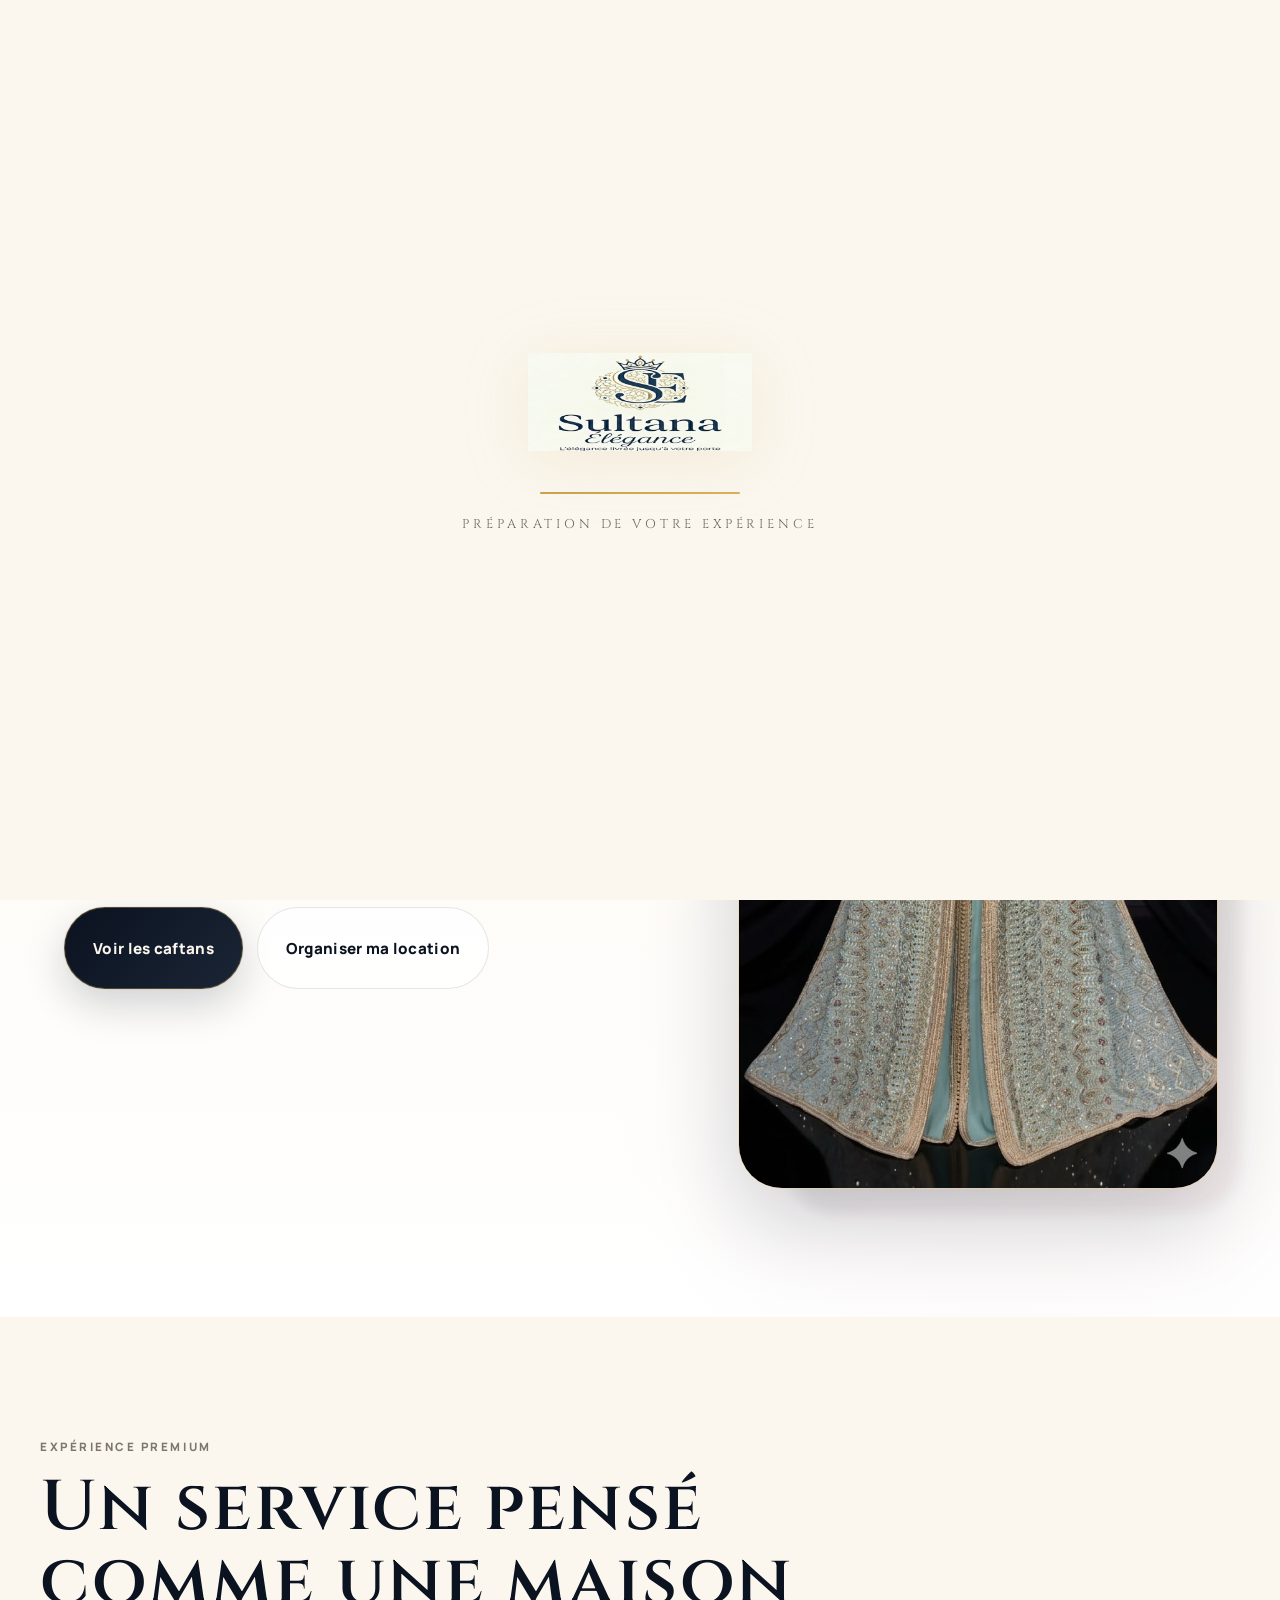
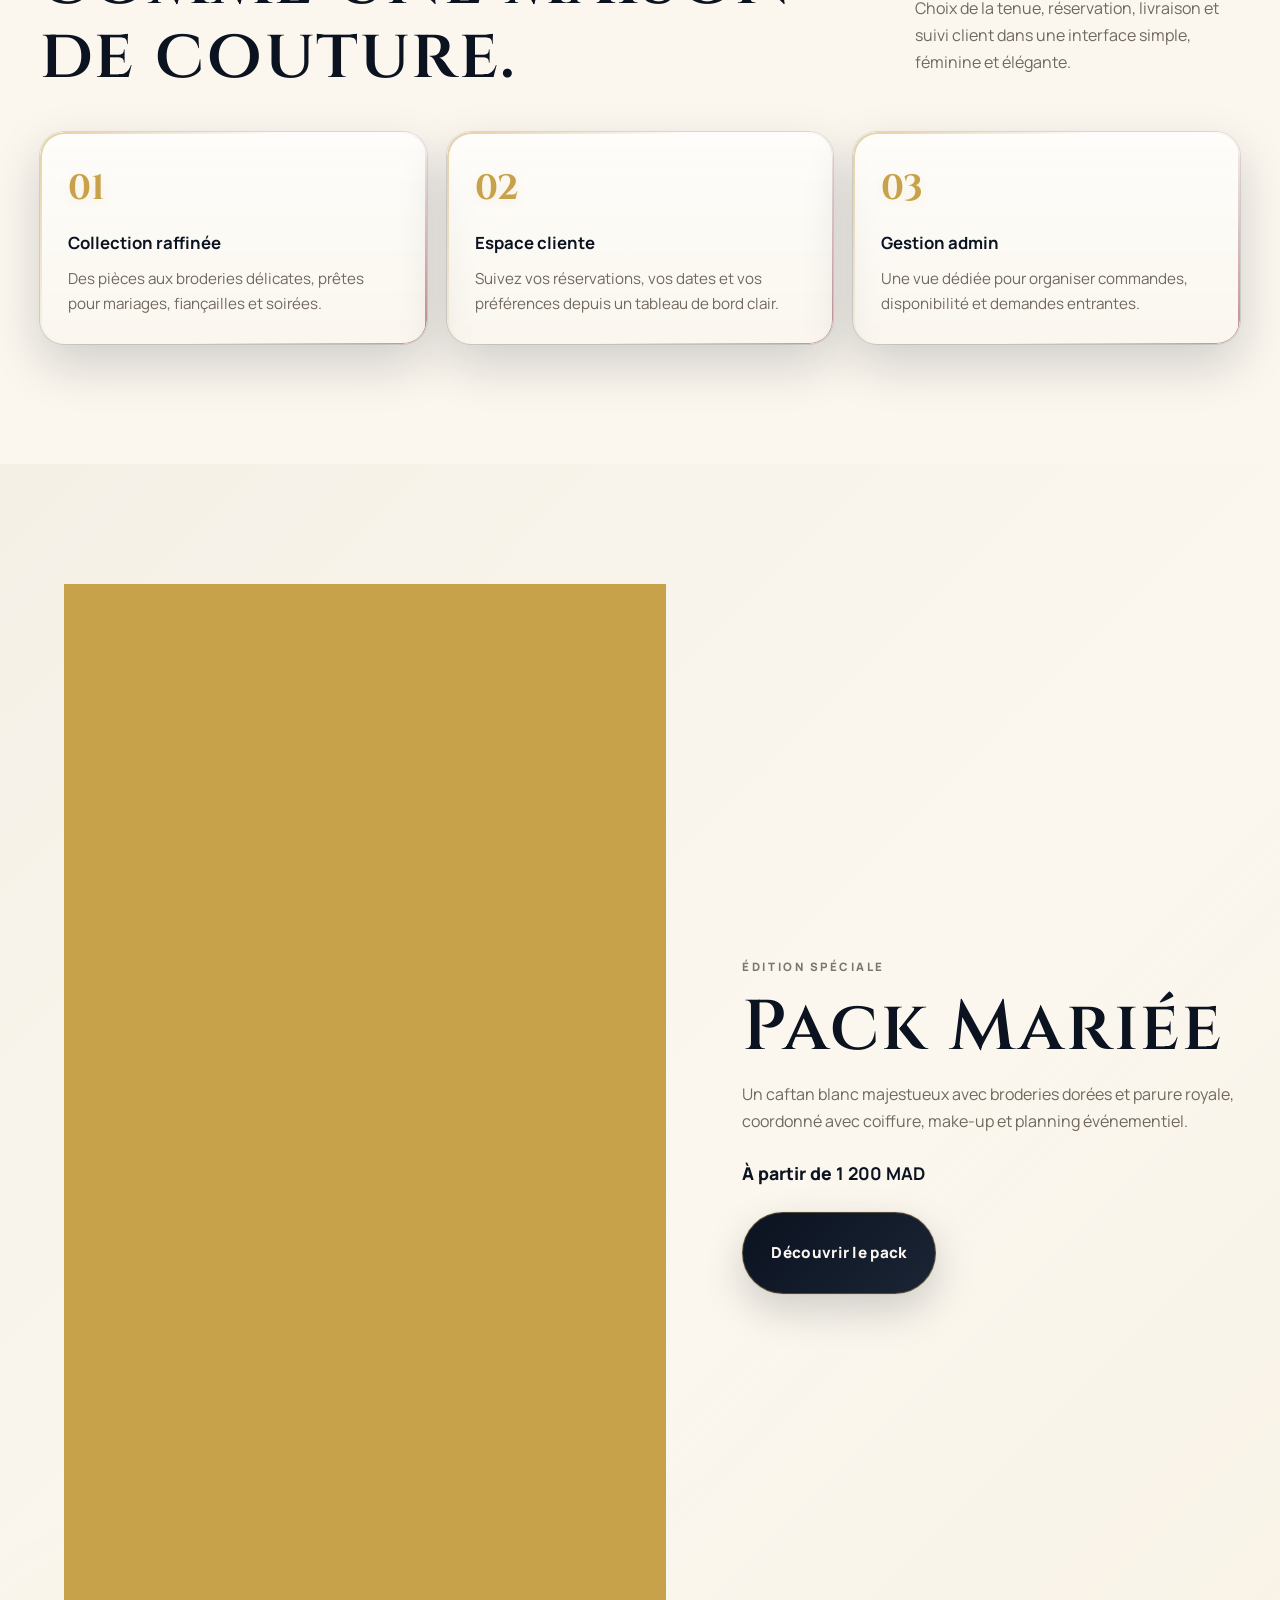
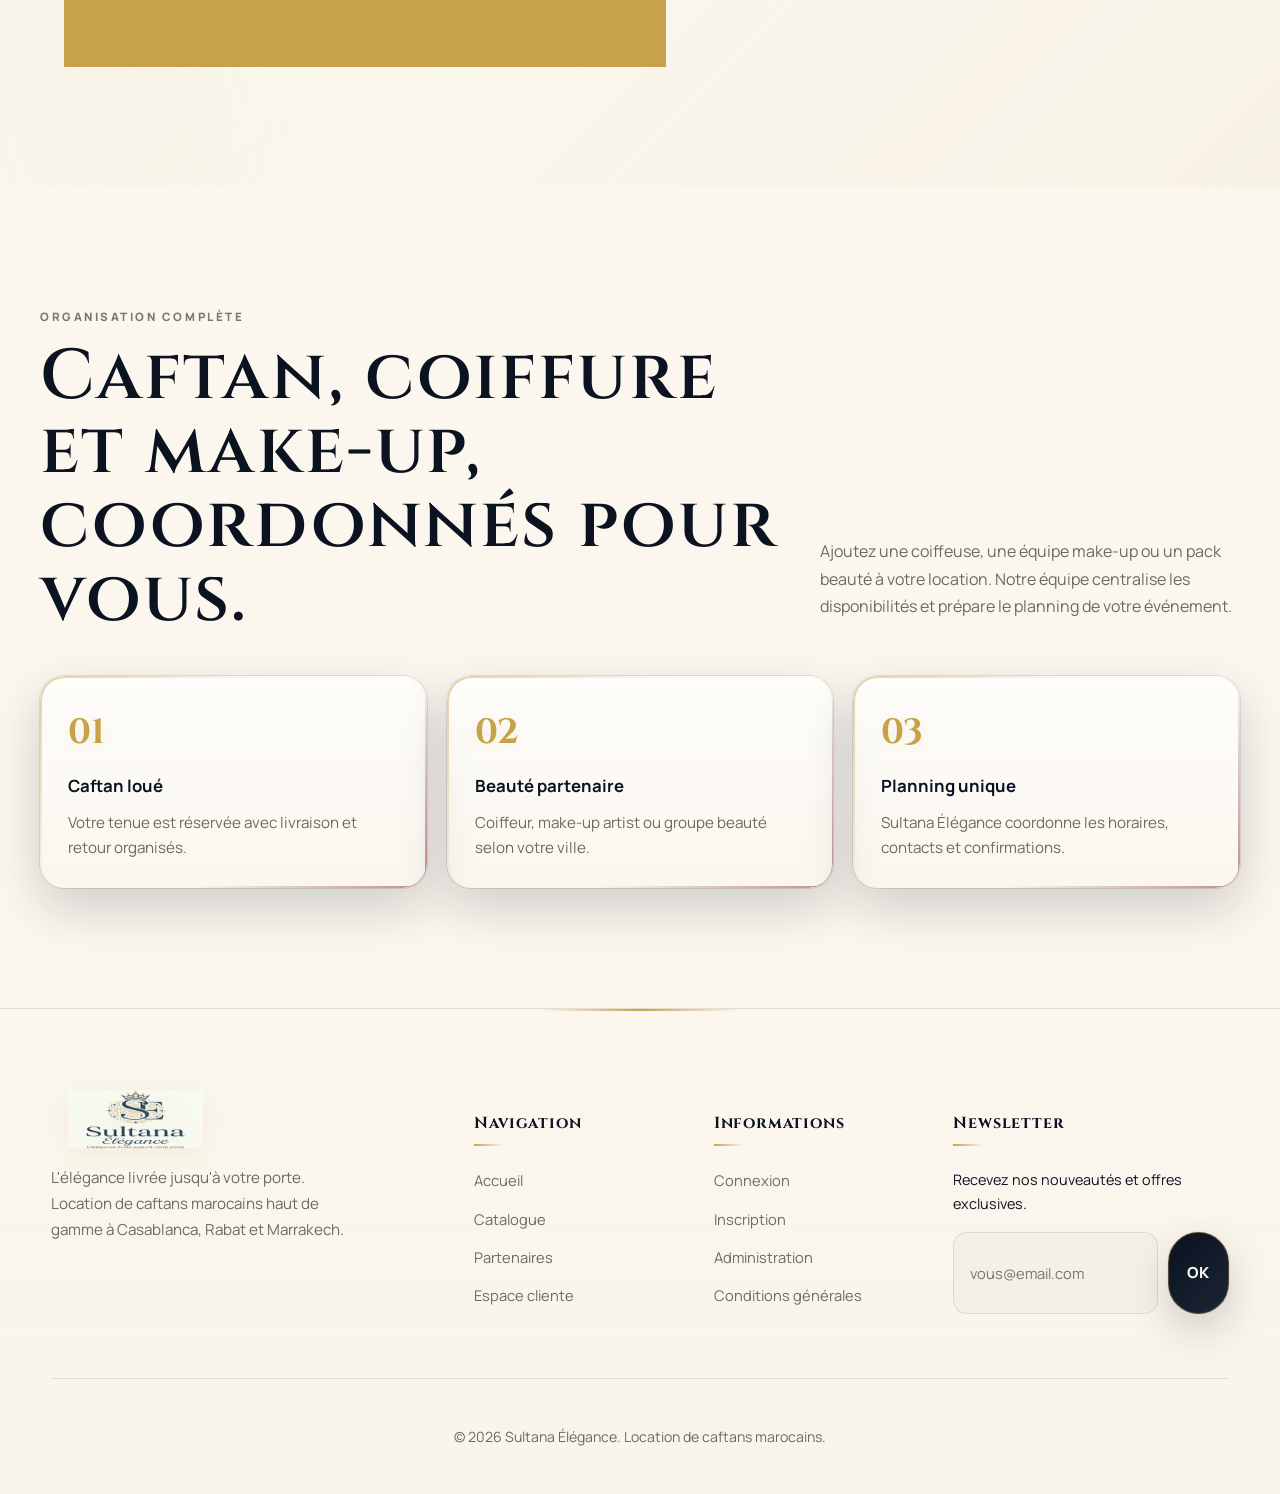
<file: projet web/frontend/index.html>
<!DOCTYPE html>
<html lang="fr">
<head>
  <meta charset="UTF-8">
  <meta name="viewport" content="width=device-width, initial-scale=1.0">
  <title>Sultana Élégance | Location de caftans marocains</title>
  <link rel="preconnect" href="https://fonts.googleapis.com">
  <link rel="preconnect" href="https://fonts.gstatic.com" crossorigin>
  <link href="https://fonts.googleapis.com/css2?family=Cinzel:wght@500;600;700&family=Manrope:wght@400;500;600;700;800&display=swap" rel="stylesheet">
  <link rel="stylesheet" href="assets/css/style.css">
    <link rel="icon" type="image/x-icon" href="assets/images/favicon.ico">
  <link rel="icon" type="image/png" sizes="32x32" href="assets/images/favicon-32x32.png">
  <link rel="apple-touch-icon" sizes="180x180" href="assets/images/favicon.png">
  <meta name="theme-color" content="#c8a24a">
</head>
<body data-page="home">
    <!-- Preloader -->
  <div class="preloader">
    <img src="assets/images/logo.png" alt="Sultana Élégance" class="preloader-logo">
    <div class="preloader-bar"></div>
    <p class="preloader-text">Préparation de votre expérience</p>
  </div>

  <!-- Cinematic Overlays -->
  <div class="vignette"></div>
  <div class="film-grain"></div>
  <canvas id="particles-canvas"></canvas>
  <header class="site-header">
    <a class="brand" href="index.html" aria-label="Accueil Sultana Élégance">
      <img src="assets/images/logo.png" alt="Logo Sultana Élégance">
      <span>Sultana Élégance</span>
    </a>
    <button class="menu-toggle" type="button" aria-label="Ouvrir le menu" aria-expanded="false">☰</button>
    <nav class="main-nav" aria-label="Navigation principale">
  <a href="index.html">Accueil</a>
  <a href="catalogue.html">Catalogue</a>
  <a href="partenaires.html">Partenaires</a>
  <a href="client.html">Espace cliente</a>
  <button class="theme-toggle" id="themeToggle" aria-label="Changer le thème">
    <span class="icon-sun" style="font-size:0.8rem;z-index:1;">☀</span>
    <span class="icon-moon" style="font-size:0.8rem;z-index:1;">☾</span>
    <span class="toggle-thumb"></span>
  </button>
</nav>
</header>

  <div class="marquee-banner">
    <div class="marquee-track">
      <span class="marquee-item">Location de caftans haut de gamme</span>
      <span class="marquee-item">Livraison à Casablanca, Rabat & Marrakech</span>
      <span class="marquee-item">Broderies artisanales & finitions royales</span>
      <span class="marquee-item">Service coiffure & make-up disponible</span>
      <span class="marquee-item">Location de caftans haut de gamme</span>
      <span class="marquee-item">Livraison à Casablanca, Rabat & Marrakech</span>
      <span class="marquee-item">Broderies artisanales & finitions royales</span>
      <span class="marquee-item">Service coiffure & make-up disponible</span>
    </div>
  </div>

  <main>
            <section class="hero">
      <div class="hero-content reveal reveal-delay-1">
        <p class="eyebrow">Location caftan haut de gamme</p>
        <h1>Sultana Élégance</h1>
        <p>Élégance livrée jusqu'à votre porte, avec une sélection de caftans marocains raffinés pour vos plus beaux événements.</p>
        <div class="hero-actions">
          <a class="button button-primary" href="catalogue.html">Voir les caftans</a>
          <a class="button button-ghost" href="location.html">Organiser ma location</a>
        </div>
      </div>
      <div class="hero-media reveal reveal-delay-2">
        <img src="assets/images/hero.jpg" alt="Caftan marocain de luxe Sultana Élégance" loading="lazy">
      </div>
    </section>

    <section class="section">
      <div class="section-heading reveal">
        <div>
          <p class="eyebrow">Expérience premium</p>
          <h2>Un service pensé comme une maison de couture.</h2>
        </div>
        <p>Choix de la tenue, réservation, livraison et suivi client dans une interface simple, féminine et élégante.</p>
      </div>
      <div class="feature-list">
        <article class="feature-card reveal">
          <span>01</span>
          <strong>Collection raffinée</strong>
          <p>Des pièces aux broderies délicates, prêtes pour mariages, fiançailles et soirées.</p>
        </article>
        <article class="feature-card reveal">
          <span>02</span>
          <strong>Espace cliente</strong>
          <p>Suivez vos réservations, vos dates et vos préférences depuis un tableau de bord clair.</p>
        </article>
        <article class="feature-card reveal">
          <span>03</span>
          <strong>Gestion admin</strong>
          <p>Une vue dédiée pour organiser commandes, disponibilité et demandes entrantes.</p>
        </article>
      </div>
    </section>

    <section class="section pack-section">
      <div class="pack-image reveal img-reveal">
  <img src="assets/images/pack-mariee.jpg" alt="Pack Mariée Royal blanc et doré" loading="lazy">
</div>
      <div class="pack-copy reveal">
        <p class="eyebrow">Édition spéciale</p>
        <h2>Pack Mariée</h2>
        <p>Un caftan blanc majestueux avec broderies dorées et parure royale, coordonné avec coiffure, make-up et planning événementiel.</p>
        <div class="price-line">À partir de <strong>1 200 MAD</strong></div>
        <a class="button button-primary" href="details.html">Découvrir le pack</a>
      </div>
    </section>

    <section class="section">
      <div class="section-heading reveal">
        <div>
          <p class="eyebrow">Organisation complète</p>
          <h2>Caftan, coiffure et make-up, coordonnés pour vous.</h2>
        </div>
        <p>Ajoutez une coiffeuse, une équipe make-up ou un pack beauté à votre location. Notre équipe centralise les disponibilités et prépare le planning de votre événement.</p>
      </div>
      <div class="feature-list">
        <article class="feature-card reveal">
          <span>01</span>
          <strong>Caftan loué</strong>
          <p>Votre tenue est réservée avec livraison et retour organisés.</p>
        </article>
        <article class="feature-card reveal">
          <span>02</span>
          <strong>Beauté partenaire</strong>
          <p>Coiffeur, make-up artist ou groupe beauté selon votre ville.</p>
        </article>
        <article class="feature-card reveal">
          <span>03</span>
          <strong>Planning unique</strong>
          <p>Sultana Élégance coordonne les horaires, contacts et confirmations.</p>
        </article>
      </div>
    </section>
  </main>

  <footer class="site-footer">
    <div class="footer-grid">
      <div class="footer-brand">
        <img src="assets/images/logo.png" alt="Sultana Élégance">
        <p>L'élégance livrée jusqu'à votre porte. Location de caftans marocains haut de gamme à Casablanca, Rabat et Marrakech.</p>
      </div>
      <div class="footer-col">
        <h4>Navigation</h4>
        <a href="index.html">Accueil</a>
        <a href="catalogue.html">Catalogue</a>
        <a href="partenaires.html">Partenaires</a>
        <a href="client.html">Espace cliente</a>
      </div>
      <div class="footer-col">
        <h4>Informations</h4>
        <a href="login.html">Connexion</a>
        <a href="register.html">Inscription</a>
        <a href="admin.html">Administration</a>
        <a href="#">Conditions générales</a>
      </div>
      <div class="footer-col">
        <h4>Newsletter</h4>
        <p style="color:var(--muted);font-size:0.9rem;margin:0 0 8px;">Recevez nos nouveautés et offres exclusives.</p>
        <form class="newsletter-form lux-form" onsubmit="event.preventDefault(); showToast('Inscription confirmée !', 'success'); this.reset();">
          <input type="email" placeholder="vous@email.com" required>
          <button type="submit" class="button button-primary" style="min-height:44px;padding:10px 18px;">OK</button>
        </form>
      </div>
    </div>
    <div class="footer-bottom">
      <p>© 2026 Sultana Élégance. Location de caftans marocains.</p>
    </div>
  </footer>

    <script src="assets/js/api.js"></script>
  <script src="assets/js/auth.js"></script>
  <script src="assets/js/script.js"></script>
</body>
</body>
</html>
</file>
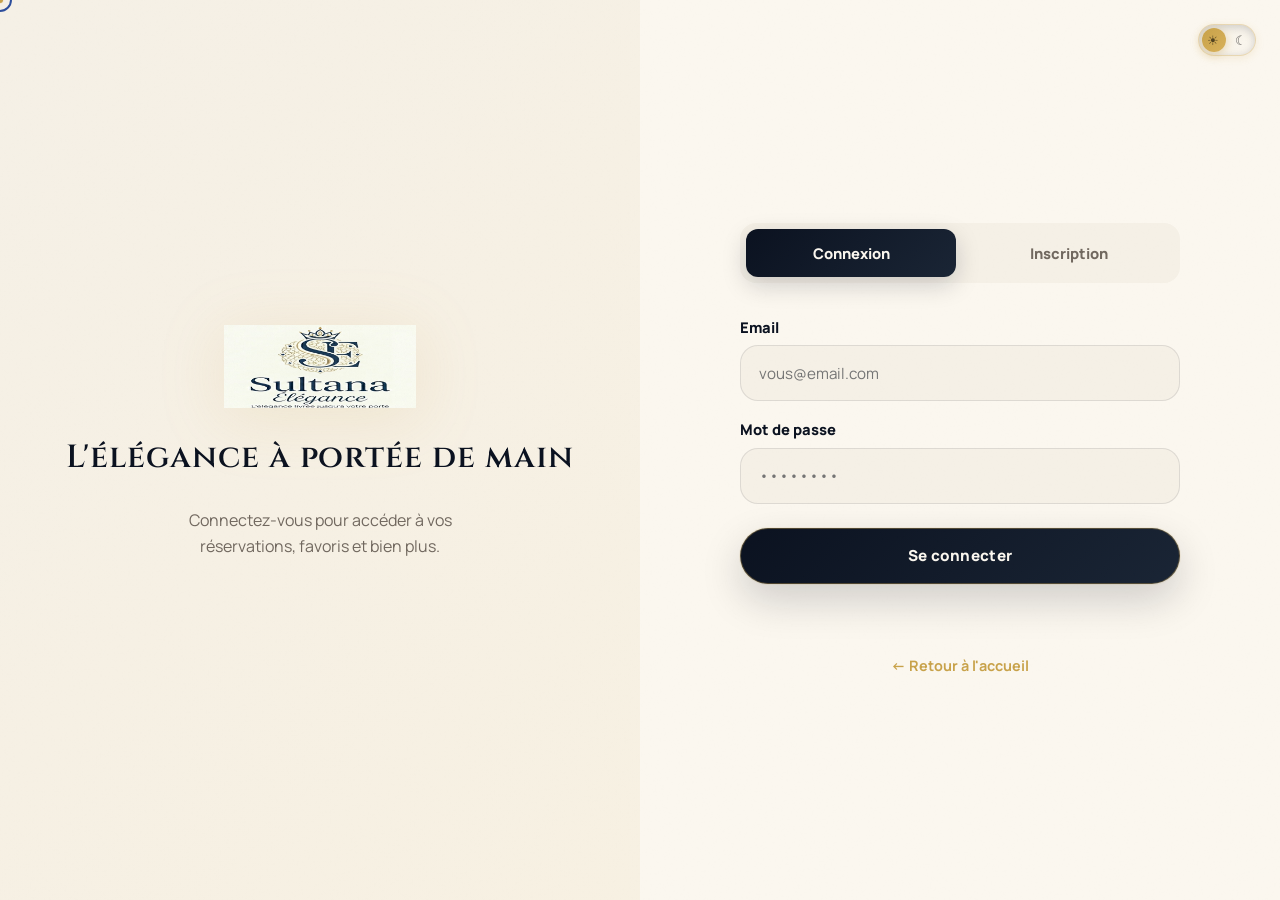
<file: projet web/frontend/admin.html>
<!DOCTYPE html>
<html lang="fr">
<head>
  <meta charset="UTF-8">
  <meta name="viewport" content="width=device-width, initial-scale=1.0">
  <title>Administration | Sultana Élégance</title>
  <link rel="preconnect" href="https://fonts.googleapis.com">
  <link href="https://fonts.googleapis.com/css2?family=Cinzel:wght@500;600;700&family=Manrope:wght@400;500;600;700;800&display=swap" rel="stylesheet">
  <link rel="stylesheet" href="assets/css/style.css">
  <link rel="icon" type="image/x-icon" href="assets/images/favicon.ico">
  <meta name="theme-color" content="#c8a24a">
  <style>
    .admin-layout { display: grid; grid-template-columns: 260px 1fr; min-height: 100vh; }
    .admin-sidebar {
      background: linear-gradient(180deg, var(--bg-secondary), var(--bg-primary));
      border-right: 1px solid var(--border-color);
      padding: 32px 20px;
      position: sticky; top: 0; height: 100vh; overflow-y: auto;
    }
    .admin-sidebar .brand { margin-bottom: 40px; }
    .admin-sidebar .brand img { height: 48px; }
    .admin-nav { display: flex; flex-direction: column; gap: 4px; }
    .admin-nav a, .admin-nav button {
      padding: 12px 16px; border-radius: 12px; color: var(--text-muted);
      font-weight: 700; font-size: 0.92rem; text-align: left; border: 0; background: transparent;
      cursor: pointer; transition: all 0.2s; display: flex; align-items: center; gap: 10px;
    }
    .admin-nav a:hover, .admin-nav a.active, .admin-nav button:hover {
      background: rgba(200,162,74,0.1); color: var(--text-primary);
    }
    .admin-nav a.active { color: var(--accent-gold); }

    .admin-main { padding: 40px; }
    .admin-header { display: flex; justify-content: space-between; align-items: center; margin-bottom: 32px; }
    .admin-header h1 { font-size: 2rem; }

    .stats-grid { display: grid; grid-template-columns: repeat(4, 1fr); gap: 20px; margin-bottom: 40px; }
    .stat-card { padding: 28px; text-align: center; }
    .stat-card span { font-size: 2.8rem; font-family: "Cinzel", serif; color: var(--accent-gold); }

    .admin-tabs { display: flex; gap: 8px; margin-bottom: 24px; border-bottom: 1px solid var(--border-color); padding-bottom: 12px; flex-wrap: wrap; }
    .admin-tab { padding: 10px 20px; border-radius: 10px; border: 0; background: transparent; font: inherit; font-weight: 800; cursor: pointer; color: var(--text-muted); transition: all 0.2s; }
    .admin-tab.active { background: var(--bg-secondary); color: var(--text-primary); }

    .admin-section { display: none; }
    .admin-section.active { display: block; }

    /* ── Caftan Modal ── */
    .caftan-modal-overlay {
      position: fixed; inset: 0; background: rgba(8,10,15,0.7);
      backdrop-filter: blur(12px); z-index: 200;
      display: none; align-items: center; justify-content: center; padding: 20px;
    }
    .caftan-modal-overlay.open { display: flex; }
    .caftan-modal {
      background: var(--bg-primary); border: 1px solid var(--border-gold);
      border-radius: 24px; box-shadow: 0 40px 100px var(--shadow-color);
      width: 100%; max-width: 580px; max-height: 92vh; overflow-y: auto; padding: 40px;
      position: relative;
    }
    .caftan-modal h2 { font-size: 1.6rem; margin-bottom: 28px; }
    .modal-close-btn {
      position: absolute; top: 16px; right: 16px;
      width: 40px; height: 40px; border-radius: 50%;
      border: 1px solid var(--border-color); background: var(--bg-secondary);
      cursor: pointer; font-size: 1.4rem; display: grid; place-items: center;
      color: var(--text-primary); transition: all 0.2s;
    }
    .modal-close-btn:hover { background: var(--accent-rose); color: #fff; transform: rotate(90deg); }

    .modal-form { display: grid; gap: 16px; }
    .modal-form label { font-weight: 800; font-size: 0.88rem; color: var(--text-primary); display: block; margin-bottom: 4px; }
    .modal-form input, .modal-form select, .modal-form textarea {
      width: 100%; padding: 12px 16px; border: 1.5px solid var(--border-color);
      border-radius: 14px; background: var(--bg-secondary); color: var(--text-primary);
      font: inherit; font-size: 0.95rem; outline: none; box-sizing: border-box; transition: all 0.3s;
    }
    .modal-form input:focus, .modal-form select:focus, .modal-form textarea:focus {
      border-color: var(--accent-gold); box-shadow: 0 0 0 4px var(--shadow-gold); background: var(--bg-primary);
    }
    .modal-form textarea { min-height: 90px; resize: vertical; padding-top: 12px; }
    .modal-form .row2 { display: grid; grid-template-columns: 1fr 1fr; gap: 14px; }
    .modal-form .img-preview {
      width: 100%; height: 140px; border-radius: 14px; object-fit: cover;
      border: 1px solid var(--border-gold); display: none; margin-top: 8px;
    }
    .modal-form .img-preview.visible { display: block; }
    .modal-actions { display: flex; gap: 12px; margin-top: 8px; }
    .modal-actions .button { flex: 1; }

    /* ── Table shared ── */
    .data-table { width: 100%; border-collapse: collapse; }
    .data-table th { padding: 14px; font-family: 'Cinzel', serif; text-align: left; border-bottom: 2px solid var(--border-color); font-size: 0.88rem; color: var(--text-muted); }
    .data-table td { padding: 14px; border-bottom: 1px solid var(--border-color); vertical-align: middle; }
    .data-table tr:hover td { background: var(--bg-secondary); }

    .action-btn {
      width: 34px; height: 34px; border-radius: 50%; border: 1px solid var(--border-color);
      background: var(--bg-secondary); cursor: pointer; font-size: 0.9rem;
      display: inline-grid; place-items: center; transition: all 0.2s;
    }
    .action-btn:hover { transform: scale(1.15); box-shadow: 0 4px 12px var(--shadow-color); }
    .action-btn.danger:hover { background: var(--accent-rose); border-color: var(--accent-rose); color: #fff; }

    .badge {
      display: inline-flex; align-items: center; padding: 5px 12px;
      border-radius: 999px; font-size: 0.75rem; font-weight: 800; text-transform: uppercase; letter-spacing: 0.04em;
    }

    @media (max-width: 1120px) {
      .admin-layout { grid-template-columns: 1fr; }
      .admin-sidebar { display: none; }
      .stats-grid { grid-template-columns: repeat(2, 1fr); }
    }
    @media (max-width: 600px) {
      .modal-form .row2 { grid-template-columns: 1fr; }
      .admin-main { padding: 20px; }
    }
  </style>
</head>
<body data-page="admin">
  <div class="admin-layout">
    <aside class="admin-sidebar">
      <a class="brand" href="index.html"><img src="assets/images/logo.png" alt="Sultana"></a>
      <nav class="admin-nav">
        <a href="#" class="active" id="nav-dashboard" onclick="showSection('dashboard'); setNavActive(this); return false;">📊 Tableau de bord</a>
        <a href="#" id="nav-caftans"      onclick="showSection('caftans');      setNavActive(this); return false;">👗 Caftans</a>
        <a href="#" id="nav-reservations" onclick="showSection('reservations'); setNavActive(this); return false;">📋 Réservations</a>
        <a href="#" id="nav-clients"      onclick="showSection('clients');      setNavActive(this); return false;">👥 Clients</a>
        <a href="#" id="nav-partners"     onclick="showSection('partners');     setNavActive(this); return false;">🤝 Partenaires</a>
        <hr style="border:0;border-top:1px solid var(--border-color);margin:16px 0;">
        <button onclick="handleLogout()">🚪 Déconnexion</button>
      </nav>
    </aside>

    <main class="admin-main">
      <div class="admin-header">
        <h1 id="pageTitle">Tableau de bord</h1>
        <div style="color:var(--text-muted);font-size:0.9rem;">Admin · <span id="adminName">…</span></div>
      </div>

      <!-- STATS -->
      <div class="stats-grid">
        <div class="stat-card"><span id="statCaftans">0</span><p>Caftans</p></div>
        <div class="stat-card"><span id="statReservations">0</span><p>Réservations actives</p></div>
        <div class="stat-card"><span id="statClients">0</span><p>Clients</p></div>
        <div class="stat-card"><span id="statPartners">0</span><p>Partenaires en attente</p></div>
      </div>

      <!-- TABS -->
      <div class="admin-tabs">
        <button class="admin-tab active" data-section="dashboard"     onclick="switchTab(this)">Vue d'ensemble</button>
        <button class="admin-tab"        data-section="caftans"       onclick="switchTab(this)">Caftans</button>
        <button class="admin-tab"        data-section="reservations"  onclick="switchTab(this)">Réservations</button>
        <button class="admin-tab"        data-section="clients"       onclick="switchTab(this)">Clients</button>
        <button class="admin-tab"        data-section="partners"      onclick="switchTab(this)">Partenaires</button>
      </div>

      <!-- DASHBOARD -->
      <div class="admin-section active" id="dashboard">

        <!-- Recent reservations -->
        <h2 style="margin-bottom:16px;font-size:1.3rem;">Réservations récentes</h2>
        <div id="reservationsList"></div>
      </div>

      <!-- CAFTANS -->
      <div class="admin-section" id="caftans">
        <div style="display:flex;justify-content:space-between;align-items:center;margin-bottom:20px;flex-wrap:wrap;gap:12px;">
          <h2>Gestion des caftans</h2>
          <button class="button button-primary" onclick="openCaftanModal()">+ Ajouter un caftan</button>
        </div>
        <div style="overflow-x:auto;">
          <table class="data-table">
            <thead>
              <tr>
                <th>Image</th>
                <th>Nom</th>
                <th>Prix / jour</th>
                <th>Catégorie</th>
                <th>Statut</th>
                <th>Actions</th>
              </tr>
            </thead>
            <tbody id="caftansTableBody"></tbody>
          </table>
        </div>
      </div>

      <!-- RESERVATIONS -->
      <div class="admin-section" id="reservations">
        <h2 style="margin-bottom:20px;">Toutes les réservations</h2>
        <div id="reservationsListFull"></div>
      </div>

      <!-- CLIENTS -->
      <div class="admin-section" id="clients">
        <h2 style="margin-bottom:20px;">Clients inscrits</h2>
        <div id="clientsList"></div>
      </div>

      <!-- PARTNERS -->
      <div class="admin-section" id="partners">
        <h2 style="margin-bottom:20px;">Demandes de partenariat</h2>
        <div id="partnersList"></div>
      </div>
    </main>
  </div>

  <!-- ══════════════════════════════════════════
       CAFTAN ADD / EDIT MODAL
  ══════════════════════════════════════════ -->
  <div class="caftan-modal-overlay" id="caftanModalOverlay">
    <div class="caftan-modal">
      <button class="modal-close-btn" onclick="closeCaftanModal()">×</button>
      <h2 id="caftanModalTitle">Ajouter un caftan</h2>

      <div class="modal-form" id="caftanForm">
        <input type="hidden" id="caftanId">

        <div>
          <label>Nom du caftan *</label>
          <input type="text" id="caftanName" placeholder="Ex: Zellige Royal" required>
        </div>

        <div>
          <label>Description</label>
          <textarea id="caftanDesc" placeholder="Décrivez le caftan…"></textarea>
        </div>

        <div class="row2">
          <div>
            <label>Prix par jour (MAD) *</label>
            <input type="number" id="caftanPrice" placeholder="950" min="1" required>
          </div>
          <div>
            <label>Catégorie</label>
            <select id="caftanCategory">
              <option value="caftan">Caftan</option>
              <option value="pack_mariee">Pack Mariée</option>
              <option value="accessoire">Accessoire</option>
            </select>
          </div>
        </div>

        <div class="row2">
          <div>
            <label>Statut</label>
            <select id="caftanStatus">
              <option value="available">Disponible</option>
              <option value="reserved">Réservé</option>
              <option value="maintenance">Maintenance</option>
              <option value="hidden">Masqué</option>
            </select>
          </div>
          <div>
            <label>Mis en avant</label>
            <select id="caftanFeatured">
              <option value="0">Non</option>
              <option value="1">Oui</option>
            </select>
          </div>
        </div>

        <div>
          <label>Tailles disponibles</label>
          <div style="display:flex;gap:10px;flex-wrap:wrap;margin-top:6px;" id="sizesGroup">
            <label style="display:flex;align-items:center;gap:6px;font-weight:600;cursor:pointer;"><input type="checkbox" value="S" style="width:auto;min-height:auto;"> S</label>
            <label style="display:flex;align-items:center;gap:6px;font-weight:600;cursor:pointer;"><input type="checkbox" value="M" style="width:auto;min-height:auto;"> M</label>
            <label style="display:flex;align-items:center;gap:6px;font-weight:600;cursor:pointer;"><input type="checkbox" value="L" style="width:auto;min-height:auto;"> L</label>
            <label style="display:flex;align-items:center;gap:6px;font-weight:600;cursor:pointer;"><input type="checkbox" value="XL" style="width:auto;min-height:auto;"> XL</label>
          </div>
        </div>

        <div>
          <label>Image principale</label>
          <input type="file" id="caftanImage" accept="image/jpeg,image/png,image/webp" style="padding:10px 16px;cursor:pointer;">
          <img id="caftanImagePreview" class="img-preview" src="" alt="Aperçu">
        </div>

        <p id="caftanFormMsg" style="min-height:20px;font-weight:800;font-size:0.9rem;margin:0;"></p>

        <div class="modal-actions">
          <button class="button button-ghost" onclick="closeCaftanModal()">Annuler</button>
          <button class="button button-primary" onclick="saveCaftan()">💾 Enregistrer</button>
        </div>
      </div>
    </div>
  </div>

  <script src="assets/js/api.js"></script>
  <script src="assets/js/auth.js"></script>
  <script src="assets/js/script.js"></script>
  <script src="assets/js/admin.js"></script>

  <script>
    // ── Tab / section navigation ──
    function switchTab(btn) {
      document.querySelectorAll('.admin-tab').forEach(t => t.classList.remove('active'));
      document.querySelectorAll('.admin-section').forEach(s => s.classList.remove('active'));
      btn.classList.add('active');
      document.getElementById(btn.dataset.section).classList.add('active');
      document.getElementById('pageTitle').textContent = btn.textContent.trim();
    }
    function showSection(id) {
      document.querySelectorAll('.admin-section').forEach(s => s.classList.remove('active'));
      document.getElementById(id).classList.add('active');
      const tab = document.querySelector(`.admin-tab[data-section="${id}"]`);
      if (tab) { document.querySelectorAll('.admin-tab').forEach(t => t.classList.remove('active')); tab.classList.add('active'); document.getElementById('pageTitle').textContent = tab.textContent.trim(); }
    }
    function setNavActive(el) {
      document.querySelectorAll('.admin-nav a').forEach(a => a.classList.remove('active'));
      el.classList.add('active');
    }

    // ── Image preview ──
    document.getElementById('caftanImage').addEventListener('change', function() {
      const preview = document.getElementById('caftanImagePreview');
      if (this.files && this.files[0]) {
        preview.src = URL.createObjectURL(this.files[0]);
        preview.classList.add('visible');
      }
    });

    // ── Open modal for ADD ──
    function openCaftanModal(caftan = null) {
      document.getElementById('caftanModalTitle').textContent = caftan ? 'Modifier le caftan' : 'Ajouter un caftan';
      document.getElementById('caftanId').value        = caftan ? caftan.id   : '';
      document.getElementById('caftanName').value      = caftan ? caftan.name : '';
      document.getElementById('caftanDesc').value      = caftan ? (caftan.description || '') : '';
      document.getElementById('caftanPrice').value     = caftan ? caftan.price_per_day : '';
      document.getElementById('caftanCategory').value  = caftan ? (caftan.category || 'caftan') : 'caftan';
      document.getElementById('caftanStatus').value    = caftan ? (caftan.status || 'available') : 'available';
      document.getElementById('caftanFeatured').value  = caftan ? (caftan.featured ? '1' : '0') : '0';
      document.getElementById('caftanFormMsg').textContent = '';
      document.getElementById('caftanFormMsg').style.color = '';

      // Sizes
      const sizes = caftan ? (Array.isArray(caftan.sizes_available) ? caftan.sizes_available : []) : [];
      document.querySelectorAll('#sizesGroup input[type=checkbox]').forEach(cb => {
        cb.checked = sizes.includes(cb.value);
      });

      // Image preview
      const preview = document.getElementById('caftanImagePreview');
      document.getElementById('caftanImage').value = '';
      if (caftan && caftan.image_main) {
        preview.src = caftan.image_main;
        preview.classList.add('visible');
      } else {
        preview.src = '';
        preview.classList.remove('visible');
      }

      document.getElementById('caftanModalOverlay').classList.add('open');
      document.body.style.overflow = 'hidden';
    }

    function closeCaftanModal() {
      document.getElementById('caftanModalOverlay').classList.remove('open');
      document.body.style.overflow = '';
    }

    // Close on backdrop click
    document.getElementById('caftanModalOverlay').addEventListener('click', function(e) {
      if (e.target === this) closeCaftanModal();
    });

    // ── Save (add or edit) ──
    async function saveCaftan() {
      const msg  = document.getElementById('caftanFormMsg');
      const id   = document.getElementById('caftanId').value;
      const name = document.getElementById('caftanName').value.trim();
      const price = document.getElementById('caftanPrice').value;

      msg.style.color = 'var(--accent-rose)';
      if (!name)  { msg.textContent = 'Le nom est obligatoire.'; return; }
      if (!price || parseFloat(price) <= 0) { msg.textContent = 'Le prix doit être supérieur à 0.'; return; }

      const sizes = [...document.querySelectorAll('#sizesGroup input[type=checkbox]:checked')].map(cb => cb.value);

      const fd = new FormData();
      if (id) fd.append('id', id);
      fd.append('name',         name);
      fd.append('description',  document.getElementById('caftanDesc').value.trim());
      fd.append('price_per_day', price);
      fd.append('category',     document.getElementById('caftanCategory').value);
      fd.append('status',       document.getElementById('caftanStatus').value);
      fd.append('featured',     document.getElementById('caftanFeatured').value);
      fd.append('sizes',        JSON.stringify(sizes));

      const imgFile = document.getElementById('caftanImage').files[0];
      if (imgFile) fd.append('image', imgFile);

      msg.style.color = 'var(--text-muted)';
      msg.textContent = 'Enregistrement…';

      try {
        const result = id ? await API.editCaftan(fd) : await API.addCaftan(fd);
        if (result.success) {
          msg.style.color = '#4caf50';
          msg.textContent = id ? 'Caftan modifié avec succès !' : 'Caftan ajouté avec succès !';
          setTimeout(() => { closeCaftanModal(); loadAdminCaftans(); loadStats(); }, 800);
        } else {
          msg.style.color = 'var(--accent-rose)';
          msg.textContent = result.error || 'Erreur lors de l\'enregistrement.';
        }
      } catch (err) {
        msg.style.color = 'var(--accent-rose)';
        msg.textContent = 'Erreur réseau.';
      }
    }
  </script>
</body>
</html>
</file>
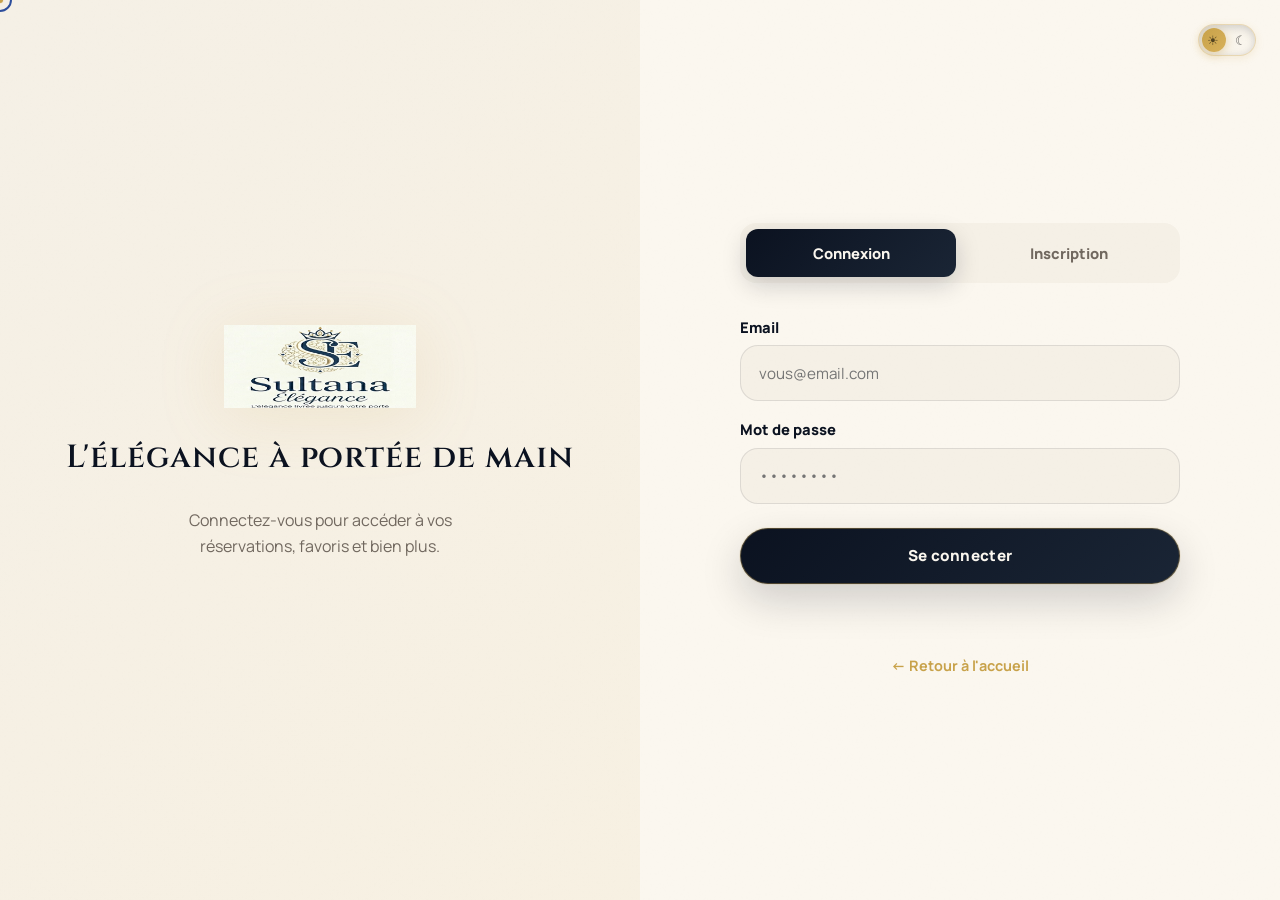
<file: projet web/frontend/auth.html>
<!DOCTYPE html>
<html lang="fr">
<head>
  <meta charset="UTF-8">
  <meta name="viewport" content="width=device-width, initial-scale=1.0">
  <title>Connexion | Sultana Élégance</title>
  <link rel="preconnect" href="https://fonts.googleapis.com">
  <link href="https://fonts.googleapis.com/css2?family=Cinzel:wght@500;600;700&family=Manrope:wght@400;500;600;700;800&display=swap" rel="stylesheet">
  <link rel="stylesheet" href="assets/css/style.css">
  <link rel="icon" type="image/x-icon" href="assets/images/favicon.ico">
  <meta name="theme-color" content="#c8a24a">
  <style>
    .auth-page { min-height: 100vh; display: grid; grid-template-columns: 1fr 1fr; }
    .auth-brand { background: linear-gradient(135deg, var(--bg-secondary), rgba(200,162,74,0.08)); display: flex; flex-direction: column; align-items: center; justify-content: center; padding: 60px; text-align: center; position: relative; overflow: hidden; }
    .auth-brand img { width: 240px; margin-bottom: 32px; filter: drop-shadow(0 8px 32px var(--shadow-gold)); }
    .auth-brand h2 { font-family: "Cinzel", Georgia, serif; font-size: 2rem; margin-bottom: 16px; color: var(--text-primary); }
    .auth-brand p { color: var(--text-muted); max-width: 320px; }
    .auth-panel { display: flex; align-items: center; justify-content: center; padding: 60px; background: var(--bg-primary); position: relative; }
    .auth-box { width: 100%; max-width: 440px; }
    .auth-tabs { display: flex; gap: 8px; margin-bottom: 32px; background: var(--bg-secondary); padding: 6px; border-radius: 16px; }
    .auth-tab { flex: 1; padding: 12px; border-radius: 12px; border: 0; background: transparent; font: inherit; font-weight: 800; font-size: 0.92rem; cursor: pointer; color: var(--text-muted); transition: all 0.3s ease; }
    .auth-tab.active { background: linear-gradient(135deg, var(--text-primary), #1a2535); color: var(--bg-primary); box-shadow: 0 8px 24px var(--shadow-color); }

    /* FIX: class-based show/hide so display:none is never overridden by !important */
    .auth-form { display: none; gap: 16px; width: 100%; }
    .auth-form.form-active { display: grid; }

    .auth-form label { display: block; color: var(--text-primary); font-weight: 800; font-size: 0.92rem; margin-bottom: 6px; }
    .auth-form input, .auth-form select {
      display: block; width: 100%; min-height: 56px; padding: 0 18px;
      border: 1.5px solid var(--border-color); border-radius: 18px;
      color: var(--text-primary); background: var(--bg-secondary);
      font: inherit; font-size: 0.95rem; outline: none; box-sizing: border-box;
    }
    .auth-form input:focus, .auth-form select:focus {
      border-color: var(--accent-gold); background: var(--bg-primary);
      box-shadow: 0 0 0 5px var(--shadow-gold);
    }
    .auth-form .button { width: 100%; min-height: 56px; margin-top: 8px; }
    .auth-form .form-message { min-height: 24px; margin: 6px 0 0; font-weight: 800; font-size: 0.92rem; }
    .auth-form .form-message.error { color: var(--accent-rose); }
    .auth-form .form-message.success { color: #4caf50; }

    .auth-footer { text-align: center; margin-top: 24px; color: var(--text-muted); font-size: 0.9rem; }
    .auth-footer a { color: var(--accent-gold); font-weight: 700; }
    .auth-theme-toggle { position: fixed; top: 24px; right: 24px; z-index: 100; }

    @media (max-width: 880px) {
      .auth-page { grid-template-columns: 1fr; }
      .auth-brand { display: none; }
      .auth-panel { padding: 80px 24px 40px; }
    }
  </style>
</head>
<body data-page="page">
  <div class="auth-theme-toggle">
    <button class="theme-toggle" id="themeToggle" aria-label="Changer le thème">
      <span class="icon-sun" style="font-size:0.8rem;z-index:1;">☀</span>
      <span class="icon-moon" style="font-size:0.8rem;z-index:1;">☾</span>
      <span class="toggle-thumb"></span>
    </button>
  </div>

  <div class="auth-page">
    <div class="auth-brand">
      <img src="assets/images/logo.png" alt="Sultana Élégance">
      <h2>L'élégance à portée de main</h2>
      <p>Connectez-vous pour accéder à vos réservations, favoris et bien plus.</p>
    </div>

    <div class="auth-panel">
      <div class="auth-box">
        <div class="auth-tabs">
          <button class="auth-tab active" data-tab="login">Connexion</button>
          <button class="auth-tab" data-tab="register">Inscription</button>
        </div>

        <!-- LOGIN -->
        <form class="auth-form form-active" id="loginForm" novalidate>
          <div>
            <label for="loginEmail">Email</label>
            <input type="email" id="loginEmail" name="email" placeholder="vous@email.com" required>
          </div>
          <div>
            <label for="loginPassword">Mot de passe</label>
            <input type="password" id="loginPassword" name="password" placeholder="••••••••" required minlength="6">
          </div>
          <button type="submit" class="button button-primary">Se connecter</button>
          <p class="form-message" id="loginMessage"></p>
        </form>

        <!-- REGISTER -->
        <form class="auth-form" id="registerForm" novalidate>
          <div>
            <label for="regName">Nom complet</label>
            <input type="text" id="regName" name="name" placeholder="Votre nom" required>
          </div>
          <div>
            <label for="regEmail">Email</label>
            <input type="email" id="regEmail" name="email" placeholder="vous@email.com" required>
          </div>
          <div>
            <label for="regPhone">Téléphone</label>
            <input type="tel" id="regPhone" name="phone" placeholder="+212 6XX XXX XXX" inputmode="tel" pattern="[0-9+\s]*" maxlength="20">
          </div>
          <div>
            <label for="regCity">Ville</label>
            <select id="regCity" name="city">
              <option value="">Choisir une ville</option>
              <option value="Casablanca">Casablanca</option>
              <option value="Rabat">Rabat</option>
              <option value="Marrakech">Marrakech</option>
              <option value="Tanger">Tanger</option>
              <option value="Fès">Fès</option>
            </select>
          </div>
          <div>
            <label for="regSize">Taille habituelle</label>
            <select id="regSize" name="size_profile">
              <option value="">Choisir une taille</option>
              <option value="S">S</option>
              <option value="M">M</option>
              <option value="L">L</option>
              <option value="XL">XL</option>
            </select>
          </div>
          <div>
            <label for="regPassword">Mot de passe</label>
            <input type="password" id="regPassword" name="password" placeholder="Min. 6 caractères" required minlength="6">
          </div>
          <button type="submit" class="button button-primary">Créer mon compte</button>
          <p class="form-message" id="registerMessage"></p>
        </form>

        <div class="auth-footer">
          <a href="index.html">← Retour à l'accueil</a>
        </div>
      </div>
    </div>
  </div>

  <script src="assets/js/script.js"></script>
  <script>
    const API_BASE = 'http://localhost/projet%20web/backend/api/';

    // Tab switching — class based only, no inline style
    document.querySelectorAll('.auth-tab').forEach(tab => {
      tab.addEventListener('click', () => {
        document.querySelectorAll('.auth-tab').forEach(t => t.classList.remove('active'));
        document.querySelectorAll('.auth-form').forEach(f => f.classList.remove('form-active'));
        tab.classList.add('active');
        document.getElementById(tab.dataset.tab + 'Form').classList.add('form-active');
      });
    });

    // Phone: digits only
    document.getElementById('regPhone').addEventListener('input', function() {
      this.value = this.value.replace(/[^0-9+\s]/g, '');
    });

    // Login
    document.getElementById('loginForm').addEventListener('submit', async (e) => {
      e.preventDefault();
      const msg = document.getElementById('loginMessage');
      const btn = e.target.querySelector('button[type=submit]');
      msg.textContent = '';
      msg.className = 'form-message';
      btn.disabled = true;
      btn.textContent = 'Connexion…';

      try {
        const fd = new FormData();
        fd.append('email',    document.getElementById('loginEmail').value.trim());
        fd.append('password', document.getElementById('loginPassword').value);

        const result = await fetch(API_BASE + 'login.php', { method: 'POST', body: fd, credentials: 'include' }).then(r => r.json());

        if (result.success) {
          msg.textContent = 'Bienvenue, ' + result.name + ' !';
          msg.classList.add('success');
          setTimeout(() => { window.location.href = result.role === 'admin' ? 'admin.html' : 'index.html'; }, 500);
        } else {
          msg.textContent = result.error || 'Erreur de connexion';
          msg.classList.add('error');
          btn.disabled = false;
          btn.textContent = 'Se connecter';
        }
      } catch {
        msg.textContent = 'Erreur réseau — vérifiez que MySQL est démarré dans XAMPP.';
        msg.classList.add('error');
        btn.disabled = false;
        btn.textContent = 'Se connecter';
      }
    });

    // Register
    document.getElementById('registerForm').addEventListener('submit', async (e) => {
      e.preventDefault();
      const msg = document.getElementById('registerMessage');
      const btn = e.target.querySelector('button[type=submit]');
      msg.textContent = '';
      msg.className = 'form-message';
      btn.disabled = true;
      btn.textContent = 'Création…';

      try {
        const fd = new FormData();
        fd.append('name',         document.getElementById('regName').value);
        fd.append('email',        document.getElementById('regEmail').value);
        fd.append('phone',        document.getElementById('regPhone').value);
        fd.append('city',         document.getElementById('regCity').value);
        fd.append('size_profile', document.getElementById('regSize').value);
        fd.append('password',     document.getElementById('regPassword').value);

        const result = await fetch(API_BASE + 'register.php', { method: 'POST', body: fd, credentials: 'include' }).then(r => r.json());

        if (result.success) {
          // Pre-fill login and switch tab automatically
          document.getElementById('loginEmail').value    = document.getElementById('regEmail').value;
          document.getElementById('loginPassword').value = document.getElementById('regPassword').value;
          document.getElementById('registerForm').reset();
          msg.textContent = 'Compte créé ! Redirection vers la connexion…';
          msg.classList.add('success');
          setTimeout(() => document.querySelector('[data-tab="login"]').click(), 900);
        } else {
          msg.textContent = result.error;
          msg.classList.add('error');
          btn.disabled = false;
          btn.textContent = 'Créer mon compte';
        }
      } catch {
        msg.textContent = 'Erreur réseau';
        msg.classList.add('error');
        btn.disabled = false;
        btn.textContent = 'Créer mon compte';
      }
    });
  </script>
</body>
</html>
</file>
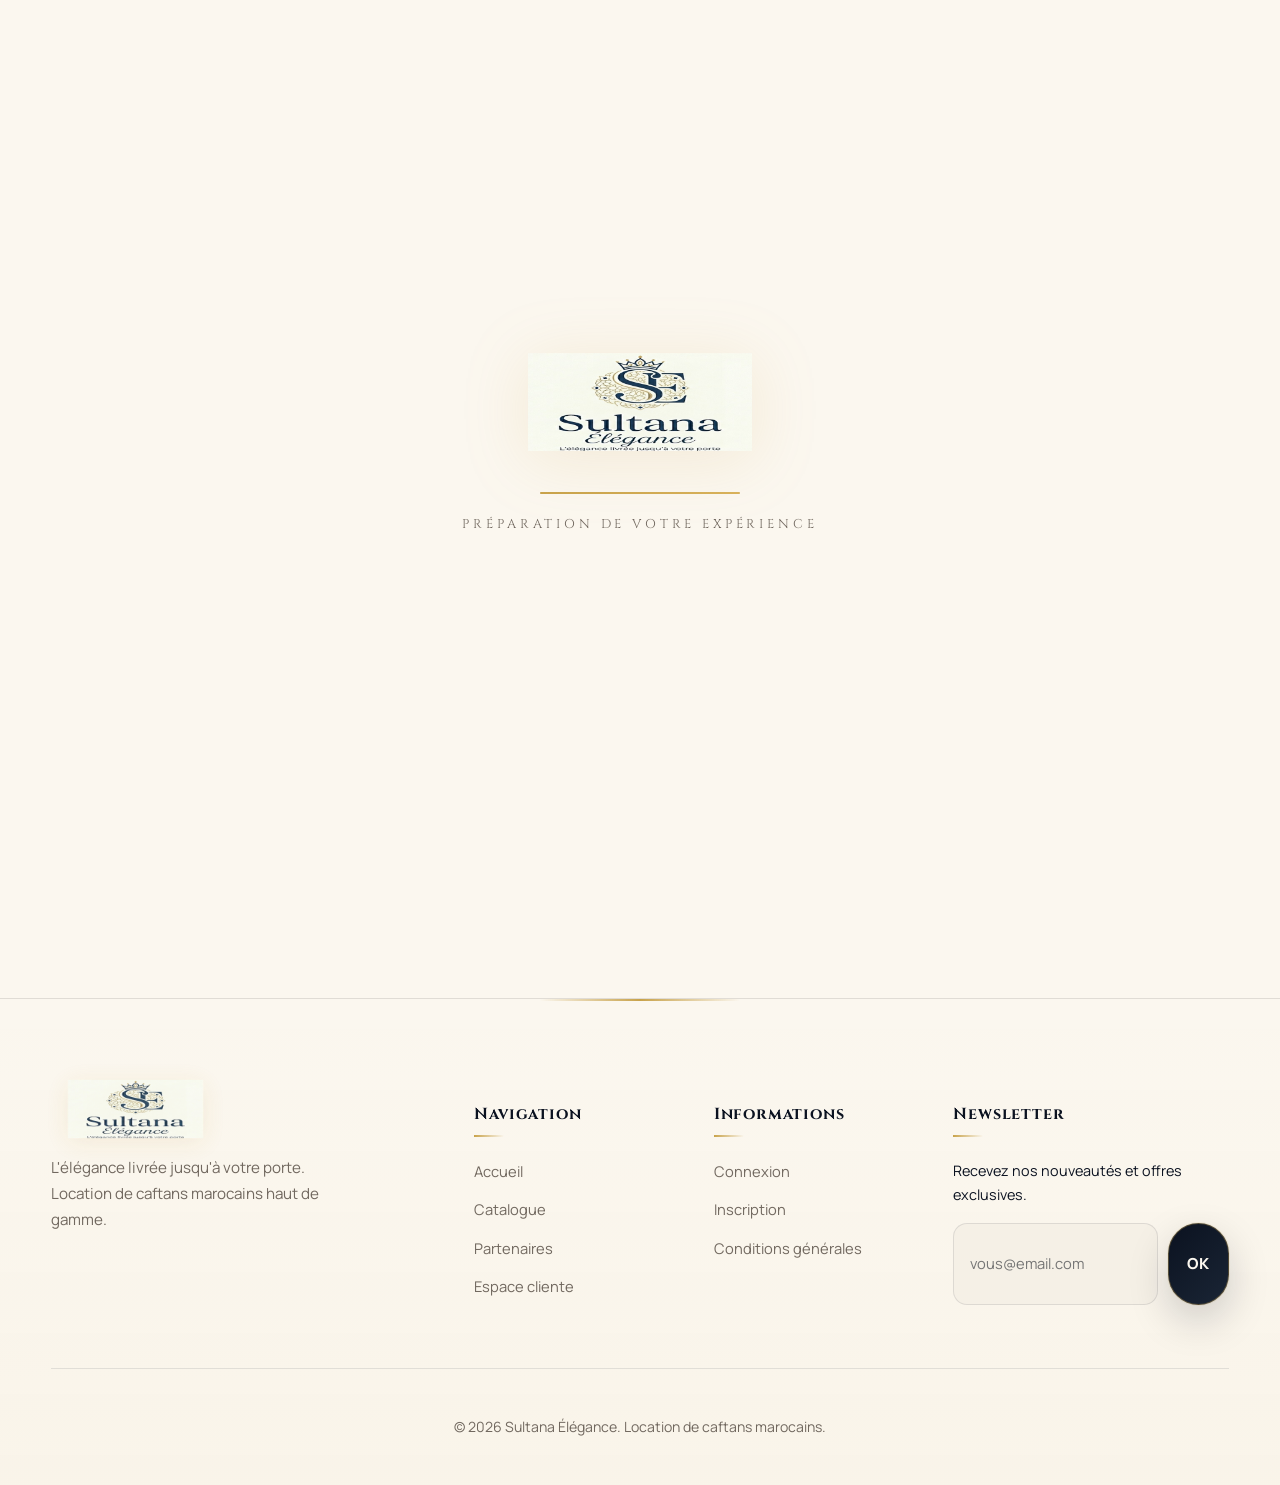
<file: projet web/frontend/catalogue.html>
<!DOCTYPE html>
<html lang="fr">
<head>
  <meta charset="UTF-8">
  <meta name="viewport" content="width=device-width, initial-scale=1.0">
  <title>Catalogue | Sultana Élégance</title>
  <link rel="preconnect" href="https://fonts.googleapis.com">
  <link rel="preconnect" href="https://fonts.gstatic.com" crossorigin>
  <link href="https://fonts.googleapis.com/css2?family=Cinzel:wght@500;600;700&family=Manrope:wght@400;500;600;700;800&display=swap" rel="stylesheet">
  <link rel="stylesheet" href="assets/css/style.css">
  <link rel="icon" type="image/x-icon" href="assets/images/favicon.ico">
  <link rel="icon" type="image/png" sizes="32x32" href="assets/images/favicon-32x32.png">
  <link rel="apple-touch-icon" sizes="180x180" href="assets/images/favicon.png">
  <meta name="theme-color" content="#c8a24a">
</head>
<body data-page="page">
  <!-- Preloader -->
  <div class="preloader">
    <img src="assets/images/logo.png" alt="Sultana Élégance" class="preloader-logo">
    <div class="preloader-bar"></div>
    <p class="preloader-text">Préparation de votre expérience</p>
  </div>

  <!-- Cinematic Overlays -->
  <div class="vignette"></div>
  <div class="film-grain"></div>
  <canvas id="particles-canvas"></canvas>

  <header class="site-header">
    <a class="brand" href="index.html" aria-label="Accueil Sultana Élégance">
      <img src="assets/images/logo.png" alt="Logo Sultana Élégance">
      <span>Sultana Élégance</span>
    </a>
    <button class="menu-toggle" type="button" aria-label="Ouvrir le menu" aria-expanded="false">☰</button>
    <nav class="main-nav" aria-label="Navigation principale">
      <a href="index.html">Accueil</a>
      <a href="catalogue.html" class="active">Catalogue</a>
      <a href="partenaires.html">Partenaires</a>
      <a href="client.html">Espace cliente</a>
      <button class="theme-toggle" id="themeToggle" aria-label="Changer le thème">
        <span class="icon-sun" style="font-size:0.8rem;z-index:1;">☀</span>
        <span class="icon-moon" style="font-size:0.8rem;z-index:1;">☾</span>
        <span class="toggle-thumb"></span>
      </button>
    </nav>
  </header>

  <nav class="breadcrumbs" aria-label="Fil d'Ariane">
    <a href="index.html">Accueil</a> &rsaquo; 
    <span class="current">Catalogue</span>
  </nav>

  <main>
    <section class="page-hero reveal">
      <p class="eyebrow">Catalogue</p>
      <h1>Caftans disponibles</h1>
      <p>Une sélection élégante aux tons doux, bijoux dorés et finitions marocaines.</p>
    </section>

    <section class="section" aria-label="Liste des caftans">
      <div class="catalogue-toolbar reveal">
        <div class="search-box">
          <input type="text" placeholder="Rechercher un caftan..." aria-label="Rechercher">
        </div>
        <div class="filter-tags">
          <button class="filter-tag active" data-filter="all">Tous</button>
          <button class="filter-tag" data-filter="pack">Pack Mariée</button>
          <button class="filter-tag" data-filter="under1000">Moins de 1000 MAD</button>
          <button class="filter-tag" data-filter="premium">Premium 1000+</button>
        </div>
      </div>

      <!-- THIS WAS MISSING -->
      <div class="catalogue-grid" id="catalogueGrid">
        <!-- Caftans load here dynamically -->
      </div>
    </section>
  </main>

  <footer class="site-footer">
    <div class="footer-grid">
      <div class="footer-brand">
        <img src="assets/images/logo.png" alt="Sultana Élégance">
        <p>L'élégance livrée jusqu'à votre porte. Location de caftans marocains haut de gamme.</p>
      </div>
      <div class="footer-col">
        <h4>Navigation</h4>
        <a href="index.html">Accueil</a>
        <a href="catalogue.html">Catalogue</a>
        <a href="partenaires.html">Partenaires</a>
        <a href="client.html">Espace cliente</a>
      </div>
      <div class="footer-col">
        <h4>Informations</h4>
        <a href="auth.html">Connexion</a>
        <a href="auth.html">Inscription</a>
        <a href="#">Conditions générales</a>
      </div>
      <div class="footer-col">
        <h4>Newsletter</h4>
        <p style="color:var(--muted);font-size:0.9rem;margin:0 0 8px;">Recevez nos nouveautés et offres exclusives.</p>
        <form class="newsletter-form lux-form" onsubmit="event.preventDefault(); showToast('Inscription confirmée !', 'success'); this.reset();">
          <input type="email" placeholder="vous@email.com" required>
          <button type="submit" class="button button-primary" style="min-height:44px;padding:10px 18px;">OK</button>
        </form>
      </div>
    </div>
    <div class="footer-bottom">
      <p>© 2026 Sultana Élégance. Location de caftans marocains.</p>
    </div>
  </footer>

  <script src="assets/js/api.js"></script>
  <script src="assets/js/auth.js"></script>
  <script src="assets/js/catalogue.js"></script>
  <script src="assets/js/script.js"></script>
</body>
</html>
</file>
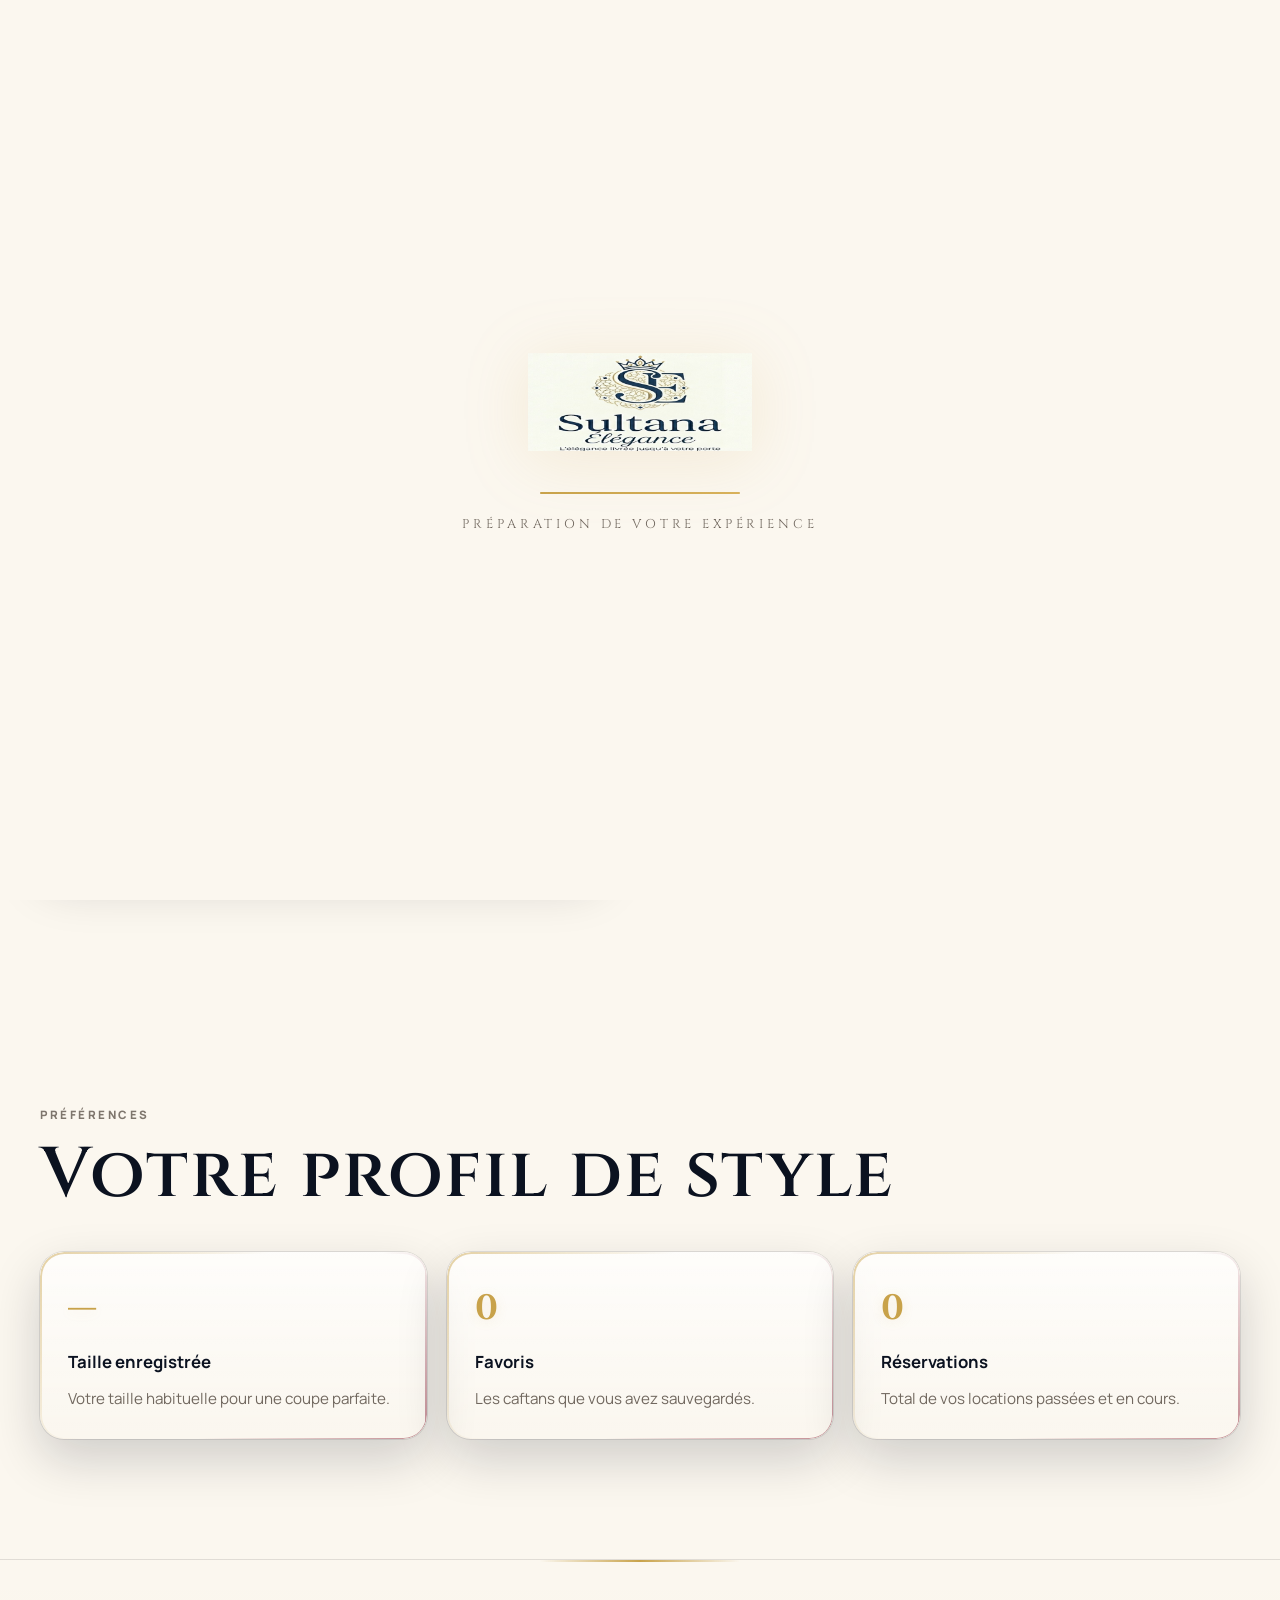
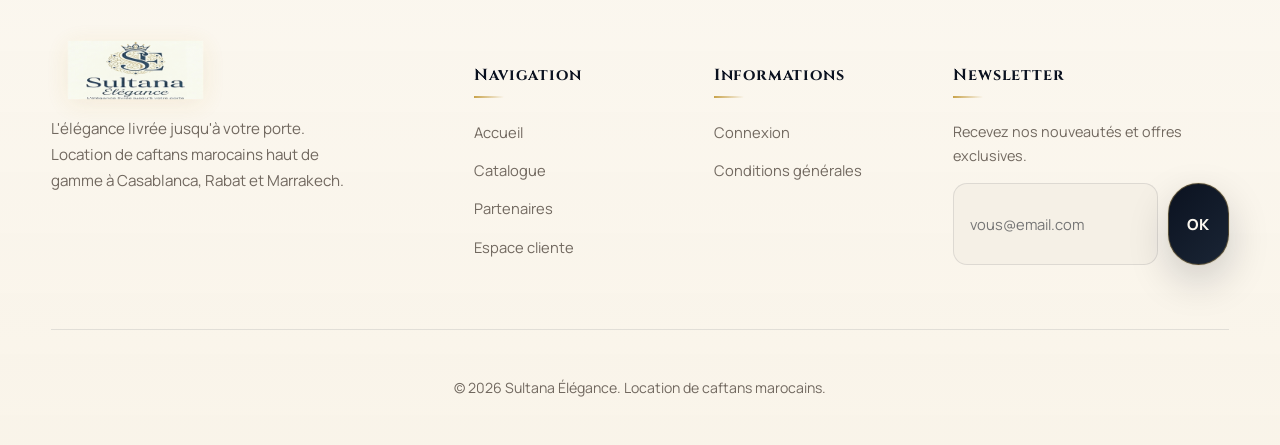
<file: projet web/frontend/client.html>
<!DOCTYPE html>
<html lang="fr">
<head>
  <meta charset="UTF-8">
  <meta name="viewport" content="width=device-width, initial-scale=1.0">
  <title>Espace cliente | Sultana Élégance</title>
  <link rel="preconnect" href="https://fonts.googleapis.com">
  <link rel="preconnect" href="https://fonts.gstatic.com" crossorigin>
  <link href="https://fonts.googleapis.com/css2?family=Cinzel:wght@500;600;700&family=Manrope:wght@400;500;600;700;800&display=swap" rel="stylesheet">
  <link rel="stylesheet" href="assets/css/style.css">
  <link rel="icon" type="image/x-icon" href="assets/images/favicon.ico">
  <link rel="icon" type="image/png" sizes="32x32" href="assets/images/favicon-32x32.png">
  <link rel="apple-touch-icon" sizes="180x180" href="assets/images/favicon.png">
  <meta name="theme-color" content="#c8a24a">
  <style>
    .status-pending   { background: rgba(200,162,74,0.15); color: var(--accent-gold); }
    .status-confirmed { background: rgba(76,175,80,0.15);  color: #4caf50; }
    .status-delivered { background: rgba(33,150,243,0.15); color: #2196f3; }
    .status-returned  { background: rgba(158,158,158,0.15);color: #9e9e9e; }
    .status-cancelled { background: rgba(139,31,53,0.15);  color: var(--accent-rose); }
    .empty-state { text-align:center; padding: 40px 20px; color: var(--text-muted); }
    .empty-state a { color: var(--accent-gold); font-weight: 700; }
  </style>
</head>
<body data-page="client">
  <!-- Preloader -->
  <div class="preloader">
    <img src="assets/images/logo.png" alt="Sultana Élégance" class="preloader-logo">
    <div class="preloader-bar"></div>
    <p class="preloader-text">Préparation de votre expérience</p>
  </div>

  <div class="vignette"></div>
  <div class="film-grain"></div>
  <canvas id="particles-canvas"></canvas>

  <header class="site-header">
    <a class="brand" href="index.html" aria-label="Accueil Sultana Élégance">
      <img src="assets/images/logo.png" alt="Logo Sultana Élégance">
      <span>Sultana Élégance</span>
    </a>
    <button class="menu-toggle" type="button" aria-label="Ouvrir le menu" aria-expanded="false">☰</button>
    <nav class="main-nav" aria-label="Navigation principale">
      <a href="index.html">Accueil</a>
      <a href="catalogue.html">Catalogue</a>
      <a href="partenaires.html">Partenaires</a>
      <a href="client.html" class="active">Espace cliente</a>
      <button class="theme-toggle" id="themeToggle" aria-label="Changer le thème">
        <span class="icon-sun" style="font-size:0.8rem;z-index:1;">☀</span>
        <span class="icon-moon" style="font-size:0.8rem;z-index:1;">☾</span>
        <span class="toggle-thumb"></span>
      </button>
    </nav>
  </header>

  <nav class="breadcrumbs" aria-label="Fil d'Ariane">
    <a href="index.html">Accueil</a> &rsaquo;
    <span class="current">Espace cliente</span>
  </nav>

  <main>
    <!-- HERO -->
    <section class="page-hero reveal">
      <p class="eyebrow">Espace cliente</p>
      <h1 id="welcomeTitle">Bonjour…</h1>
      <p>Retrouvez vos réservations, vos favoris et les informations utiles pour votre prochaine cérémonie.</p>
    </section>

    <!-- NEXT RESERVATION + LIST -->
    <section class="section portal-layout">
      <!-- Next upcoming reservation hero card -->
      <article class="portal-card hero-card reveal" id="nextReservationCard">
        <p class="eyebrow">Prochaine location</p>
        <h2 id="nextCaftanName">—</h2>
        <p id="nextReservationInfo">Aucune réservation à venir.</p>
        <div class="price-line" id="nextReservationPrice" style="display:none;">
          Total <strong id="nextReservationTotal"></strong>
        </div>
        <a class="button button-secondary" href="catalogue.html" id="nextReservationBtn">
          Voir le catalogue
        </a>
      </article>

      <!-- Reservation list -->
      <div id="reservationsList">
        <p style="color:var(--text-muted);padding:20px 0;">Chargement…</p>
      </div>
    </section>

    <!-- PROFILE STATS -->
    <section class="section">
      <div class="section-heading reveal">
        <div>
          <p class="eyebrow">Préférences</p>
          <h2>Votre profil de style</h2>
        </div>
      </div>
      <div class="feature-list">
        <article class="feature-card reveal">
          <span id="profileSize">—</span>
          <strong>Taille enregistrée</strong>
          <p>Votre taille habituelle pour une coupe parfaite.</p>
        </article>
        <article class="feature-card reveal">
          <span id="profileFavCount">0</span>
          <strong>Favoris</strong>
          <p>Les caftans que vous avez sauvegardés.</p>
        </article>
        <article class="feature-card reveal">
          <span id="profileResCount">0</span>
          <strong>Réservations</strong>
          <p>Total de vos locations passées et en cours.</p>
        </article>
      </div>
    </section>
  </main>

  <footer class="site-footer">
    <div class="footer-grid">
      <div class="footer-brand">
        <img src="assets/images/logo.png" alt="Sultana Élégance">
        <p>L'élégance livrée jusqu'à votre porte. Location de caftans marocains haut de gamme à Casablanca, Rabat et Marrakech.</p>
      </div>
      <div class="footer-col">
        <h4>Navigation</h4>
        <a href="index.html">Accueil</a>
        <a href="catalogue.html">Catalogue</a>
        <a href="partenaires.html">Partenaires</a>
        <a href="client.html">Espace cliente</a>
      </div>
      <div class="footer-col">
        <h4>Informations</h4>
        <a href="auth.html">Connexion</a>
        <a href="#">Conditions générales</a>
      </div>
      <div class="footer-col">
        <h4>Newsletter</h4>
        <p style="color:var(--text-muted);font-size:0.9rem;margin:0 0 8px;">Recevez nos nouveautés et offres exclusives.</p>
        <form class="newsletter-form lux-form"
              onsubmit="event.preventDefault(); showToast('Inscription confirmée !', 'success'); this.reset();">
          <input type="email" placeholder="vous@email.com" required>
          <button type="submit" class="button button-primary" style="min-height:44px;padding:10px 18px;">OK</button>
        </form>
      </div>
    </div>
    <div class="footer-bottom">
      <p>© 2026 Sultana Élégance. Location de caftans marocains.</p>
    </div>
  </footer>

  <script src="assets/js/api.js"></script>
  <script src="assets/js/auth.js"></script>
  <script src="assets/js/script.js"></script>
  <script>
  const statusLabel = {
    pending:   'En attente',
    confirmed: 'Confirmée',
    delivered: 'Livrée',
    returned:  'Retournée',
    cancelled: 'Annulée'
  };

  async function initClientPage() {
    // Check session directly — avoids race condition with initAuth()
    const session = await API.session();
    if (!session.logged_in) {
      window.location.href = 'auth.html';
      return;
    }

    // Welcome
    document.getElementById('welcomeTitle').textContent = 'Bonjour, ' + session.name.split(' ')[0] + ' 👋';

    // Load reservations and favorites in parallel
    const [reservations, favorites] = await Promise.all([
      API.getReservations().catch(() => []),
      API.getFavorites().catch(() => [])
    ]);

    renderNextReservation(reservations);
    renderReservationList(reservations);

    // Profile stats
    document.getElementById('profileSize').textContent     = currentUser.size_profile || '—';
    document.getElementById('profileFavCount').textContent = favorites.length;
    document.getElementById('profileResCount').textContent = reservations.length;
  }

  function renderNextReservation(reservations) {
    const upcoming = reservations.filter(r =>
      ['pending', 'confirmed', 'delivered'].includes(r.status)
    );

    if (!upcoming.length) return; // card already shows default empty state

    const next = upcoming[0];
    const price = parseFloat(next.total_price).toFixed(0);

    document.getElementById('nextCaftanName').textContent    = next.caftan_name;
    document.getElementById('nextReservationInfo').textContent =
      `${formatDate(next.start_date)} · ${next.duration_days} jour(s) · ${next.city || ''}`;
    document.getElementById('nextReservationTotal').textContent = price + ' MAD';
    document.getElementById('nextReservationPrice').style.display = '';
    document.getElementById('nextReservationBtn').href   = 'location.html';
    document.getElementById('nextReservationBtn').textContent = 'Réserver à nouveau';
  }

  function renderReservationList(reservations) {
    const container = document.getElementById('reservationsList');

    if (!reservations.length) {
      container.innerHTML = `
        <div class="empty-state">
          <p style="font-size:2rem;margin-bottom:12px;">👗</p>
          <p>Vous n'avez pas encore de réservation.</p>
          <a href="catalogue.html">Découvrir les caftans →</a>
        </div>`;
      return;
    }

    container.innerHTML = reservations.map(r => `
      <article class="reservation-card reveal">
        <img src="${r.image_main || 'assets/images/placeholder.jpg'}"
             alt="${r.caftan_name}"
             onerror="this.src='assets/images/placeholder.jpg'">
        <div>
          <strong>${r.caftan_name}</strong>
          <p>${formatDate(r.start_date)} · ${r.duration_days} j · ${parseFloat(r.total_price).toFixed(0)} MAD · ${r.payment_method==='card'?'💳 Carte':r.payment_method==='virement'?'🏦 Virement':'🚚 Livraison'}</p>
        </div>
        <span class="status status-${r.status}">${statusLabel[r.status] || r.status}</span>
      </article>
    `).join('');
  }

  function formatDate(str) {
    if (!str) return '—';
    return new Date(str).toLocaleDateString('fr-FR', { day: '2-digit', month: 'long', year: 'numeric' });
  }

  document.addEventListener('DOMContentLoaded', initClientPage);
  </script>
</body>
</html>
</file>
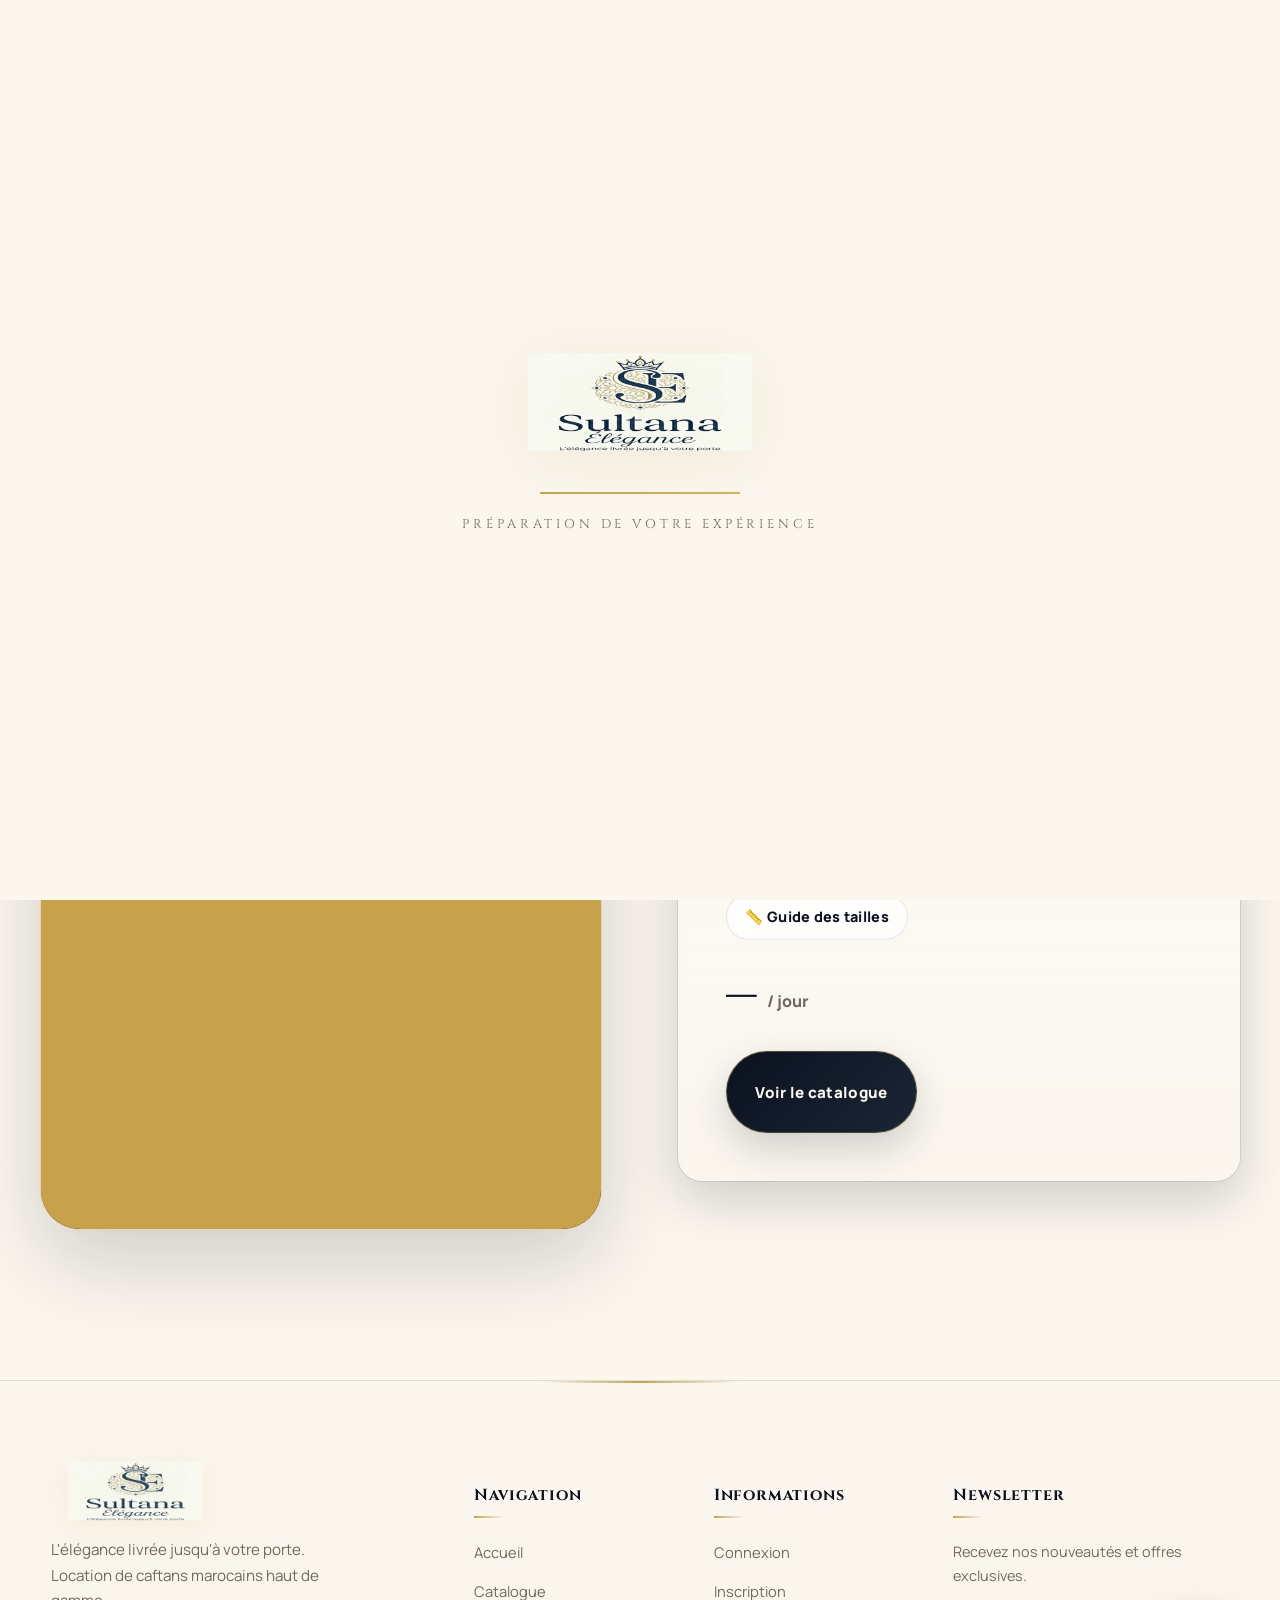
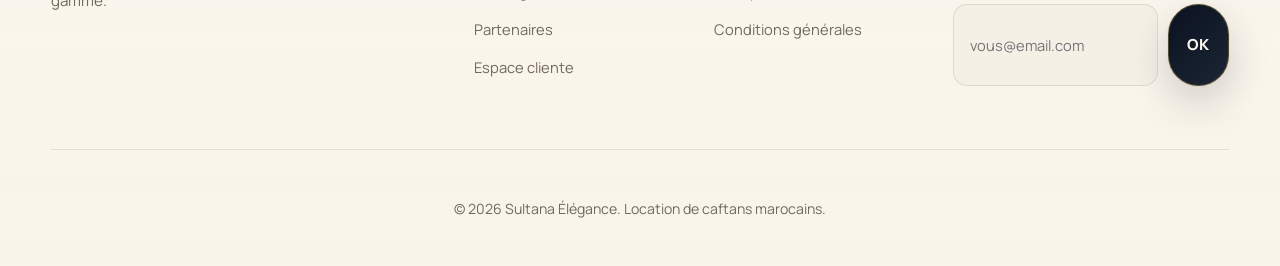
<file: projet web/frontend/details.html>
<!DOCTYPE html>
<html lang="fr">
<head>
  <meta charset="UTF-8">
  <meta name="viewport" content="width=device-width, initial-scale=1.0">
  <title>Détails | Sultana Élégance</title>
  <link rel="preconnect" href="https://fonts.googleapis.com">
  <link rel="preconnect" href="https://fonts.gstatic.com" crossorigin>
  <link href="https://fonts.googleapis.com/css2?family=Cinzel:wght@500;600;700&family=Manrope:wght@400;500;600;700;800&display=swap" rel="stylesheet">
  <link rel="stylesheet" href="assets/css/style.css">
  <link rel="icon" type="image/x-icon" href="assets/images/favicon.ico">
  <link rel="icon" type="image/png" sizes="32x32" href="assets/images/favicon-32x32.png">
  <link rel="apple-touch-icon" sizes="180x180" href="assets/images/favicon.png">
  <meta name="theme-color" content="#c8a24a">
  <style>
    .sizes-row { display: flex; flex-wrap: wrap; gap: 10px; margin: 18px 0; }
    .size-chip {
      min-width: 48px; height: 48px; border-radius: 14px;
      border: 1.5px solid var(--border-gold);
      background: var(--bg-secondary);
      display: grid; place-items: center;
      font-weight: 800; font-size: 0.92rem;
      color: var(--text-primary);
    }
    .detail-loading {
      display: flex; align-items: center; justify-content: center;
      min-height: 320px; color: var(--text-muted); font-size: 1rem;
      grid-column: 1 / -1;
    }
  </style>
</head>
<body data-page="page">
  <!-- Preloader -->
  <div class="preloader">
    <img src="assets/images/logo.png" alt="Sultana Élégance" class="preloader-logo">
    <div class="preloader-bar"></div>
    <p class="preloader-text">Préparation de votre expérience</p>
  </div>

  <!-- Cinematic Overlays -->
  <div class="vignette"></div>
  <div class="film-grain"></div>
  <canvas id="particles-canvas"></canvas>

  <header class="site-header">
    <a class="brand" href="index.html" aria-label="Accueil Sultana Élégance">
      <img src="assets/images/logo.png" alt="Logo Sultana Élégance">
      <span>Sultana Élégance</span>
    </a>
    <button class="menu-toggle" type="button" aria-label="Ouvrir le menu" aria-expanded="false">☰</button>
    <nav class="main-nav" aria-label="Navigation principale">
      <a href="index.html">Accueil</a>
      <a href="catalogue.html">Catalogue</a>
      <a href="partenaires.html">Partenaires</a>
      <a href="client.html">Espace cliente</a>
      <button class="theme-toggle" id="themeToggle" aria-label="Changer le thème">
        <span class="icon-sun" style="font-size:0.8rem;z-index:1;">☀</span>
        <span class="icon-moon" style="font-size:0.8rem;z-index:1;">☾</span>
        <span class="toggle-thumb"></span>
      </button>
    </nav>
  </header>

  <nav class="breadcrumbs" aria-label="Fil d'Ariane">
    <a href="index.html">Accueil</a> &rsaquo;
    <a href="catalogue.html">Catalogue</a> &rsaquo;
    <span class="current" id="breadcrumbName">Chargement…</span>
  </nav>

  <main>
    <section class="section detail-layout">

      <!-- GALLERY -->
      <div class="gallery reveal">
        <div class="gallery-main img-reveal">
          <img src="assets/images/caftan1.jpg" alt="Caftan" id="galleryMainImg">
        </div>
        <div class="gallery-thumbs" id="galleryThumbs">
          <!-- filled by JS -->
        </div>
      </div>

      <!-- DETAIL COPY -->
      <article class="detail-copy reveal">
        <p class="eyebrow" id="detailEyebrow">Pièce signature</p>
        <h1 class="split-text" id="detailName">Chargement…</h1>
        <p id="detailDesc" style="color:var(--text-muted);line-height:1.7;margin:16px 0;"></p>

        <!-- Sizes -->
        <div class="sizes-row" id="detailSizes"></div>

        <ul class="detail-list" id="detailList">
          <li>Livraison à domicile sur Casablanca, Rabat et Marrakech</li>
          <li>Nettoyage premium inclus</li>
          <li>Emballage soigné</li>
        </ul>

        <div style="margin: 18px 0;">
          <button class="button button-ghost" data-modal="size-guide-modal"
                  style="font-size:0.9rem;padding:10px 18px;min-height:40px;">
            📏 Guide des tailles
          </button>
        </div>

        <div class="detail-price" id="detailPrice">— <span>/ jour</span></div>

        <a class="button button-primary" id="bookBtn" href="location.html">
          Louer maintenant
        </a>
      </article>
    </section>
  </main>

  <!-- Size Guide Modal -->
  <div class="modal-overlay" id="size-guide-modal">
    <div class="modal">
      <button class="modal-close" aria-label="Fermer">&times;</button>
      <p class="eyebrow">Guide des tailles</p>
      <h2>Trouvez votre taille idéale</h2>
      <p style="color:var(--text-muted);margin-top:8px;">Mesures en centimètres. Nos caftans sont conçus avec une coupe fluide.</p>
      <table class="size-guide-table">
        <thead>
          <tr><th>Taille</th><th>Poitrine</th><th>Taille</th><th>Hanches</th><th>Longueur</th></tr>
        </thead>
        <tbody>
          <tr><td><strong>S</strong></td><td>84-88</td><td>66-70</td><td>92-96</td><td>140</td></tr>
          <tr><td><strong>M</strong></td><td>88-92</td><td>70-74</td><td>96-100</td><td>142</td></tr>
          <tr><td><strong>L</strong></td><td>92-96</td><td>74-78</td><td>100-104</td><td>144</td></tr>
          <tr><td><strong>XL</strong></td><td>96-100</td><td>78-82</td><td>104-108</td><td>146</td></tr>
        </tbody>
      </table>
    </div>
  </div>

  <!-- Sticky Mobile CTA -->
  <div class="mobile-sticky-cta" id="mobileCta">
    <a href="location.html" id="mobileCtaBtn" class="button button-primary">
      Louer maintenant
    </a>
  </div>

  <footer class="site-footer">
    <div class="footer-grid">
      <div class="footer-brand">
        <img src="assets/images/logo.png" alt="Sultana Élégance">
        <p>L'élégance livrée jusqu'à votre porte. Location de caftans marocains haut de gamme.</p>
      </div>
      <div class="footer-col">
        <h4>Navigation</h4>
        <a href="index.html">Accueil</a>
        <a href="catalogue.html">Catalogue</a>
        <a href="partenaires.html">Partenaires</a>
        <a href="client.html">Espace cliente</a>
      </div>
      <div class="footer-col">
        <h4>Informations</h4>
        <a href="auth.html">Connexion</a>
        <a href="auth.html">Inscription</a>
        <a href="#">Conditions générales</a>
      </div>
      <div class="footer-col">
        <h4>Newsletter</h4>
        <p style="color:var(--text-muted);font-size:0.9rem;margin:0 0 8px;">Recevez nos nouveautés et offres exclusives.</p>
        <form class="newsletter-form lux-form"
              onsubmit="event.preventDefault(); showToast('Inscription confirmée !', 'success'); this.reset();">
          <input type="email" placeholder="vous@email.com" required>
          <button type="submit" class="button button-primary" style="min-height:44px;padding:10px 18px;">OK</button>
        </form>
      </div>
    </div>
    <div class="footer-bottom">
      <p>© 2026 Sultana Élégance. Location de caftans marocains.</p>
    </div>
  </footer>

  <!-- Scripts: api.js first so API object exists, then auth.js, then script.js for animations -->
  <script src="assets/js/api.js"></script>
  <script src="assets/js/auth.js"></script>
  <script src="assets/js/script.js"></script>

  <script>
  (async function () {
    const params = new URLSearchParams(window.location.search);
    const id     = params.get('id');

    // No ID → show a friendly message, keep static fallback visible
    if (!id) {
      document.getElementById('breadcrumbName').textContent = 'Caftan introuvable';
      document.getElementById('detailName').textContent     = 'Aucun caftan sélectionné';
      document.getElementById('detailDesc').textContent     = 'Revenez au catalogue pour choisir un caftan.';
      document.getElementById('bookBtn').href               = 'catalogue.html';
      document.getElementById('bookBtn').textContent        = 'Voir le catalogue';
      return;
    }

    try {
      const c = await API.getCaftan(id);

      // ── Breadcrumb & title
      document.getElementById('breadcrumbName').textContent = c.name;
      document.title = c.name + ' | Sultana Élégance';

      // ── Eyebrow
      const eyebrowMap = { pack_mariee: 'Pack Mariée', accessoire: 'Accessoire' };
      document.getElementById('detailEyebrow').textContent = eyebrowMap[c.category] || 'Pièce signature';

      // ── Name
      document.getElementById('detailName').textContent = c.name;

      // ── Description
      document.getElementById('detailDesc').textContent = c.description || '';

      // ── Price
      const price = parseFloat(c.price_per_day).toFixed(0);
      document.getElementById('detailPrice').innerHTML  = `${price} MAD <span>/ jour</span>`;

      // ── Book buttons
      document.getElementById('bookBtn').href       = `location.html?id=${c.id}`;
      document.getElementById('mobileCtaBtn').href  = `location.html?id=${c.id}`;
      document.getElementById('mobileCtaBtn').textContent = `Louer maintenant — ${price} MAD/jour`;

      // ── Main gallery image
      const mainImg = document.getElementById('galleryMainImg');
      mainImg.src = c.image_main || 'assets/images/placeholder.jpg';
      mainImg.alt = c.name;

      // ── Thumbnails — use gallery array if available, else just the main image
      const thumbsEl = document.getElementById('galleryThumbs');
      const gallery  = Array.isArray(c.images_gallery) && c.images_gallery.length
        ? c.images_gallery
        : [c.image_main || 'assets/images/placeholder.jpg'];

      thumbsEl.innerHTML = gallery.map((src, i) => `
        <img src="${src}" alt="Vue ${i + 1}"
             class="${i === 0 ? 'active' : ''}"
             data-src="${src}"
             onerror="this.src='assets/images/placeholder.jpg'">
      `).join('');

      // Re-init gallery click after injecting thumbs
      thumbsEl.querySelectorAll('img').forEach(thumb => {
        thumb.addEventListener('click', () => {
          mainImg.style.opacity = '0.5';
          mainImg.style.transform = 'scale(1.04)';
          setTimeout(() => {
            mainImg.src = thumb.dataset.src;
            mainImg.style.opacity = '1';
            mainImg.style.transform = 'scale(1)';
          }, 220);
          thumbsEl.querySelectorAll('img').forEach(t => t.classList.remove('active'));
          thumb.classList.add('active');
        });
      });

      // ── Sizes
      const sizesEl = document.getElementById('detailSizes');
      const sizes   = Array.isArray(c.sizes_available) ? c.sizes_available : [];
      if (sizes.length) {
        sizesEl.innerHTML = sizes.map(s => `<span class="size-chip">${s}</span>`).join('');
      }

    } catch (err) {
      console.error('Détails caftan:', err);
      document.getElementById('breadcrumbName').textContent = 'Erreur';
      document.getElementById('detailName').textContent     = 'Impossible de charger ce caftan.';
      document.getElementById('detailDesc').textContent     = 'Vérifiez votre connexion et réessayez.';
    }
  })();
  </script>
</body>
</html>
</file>
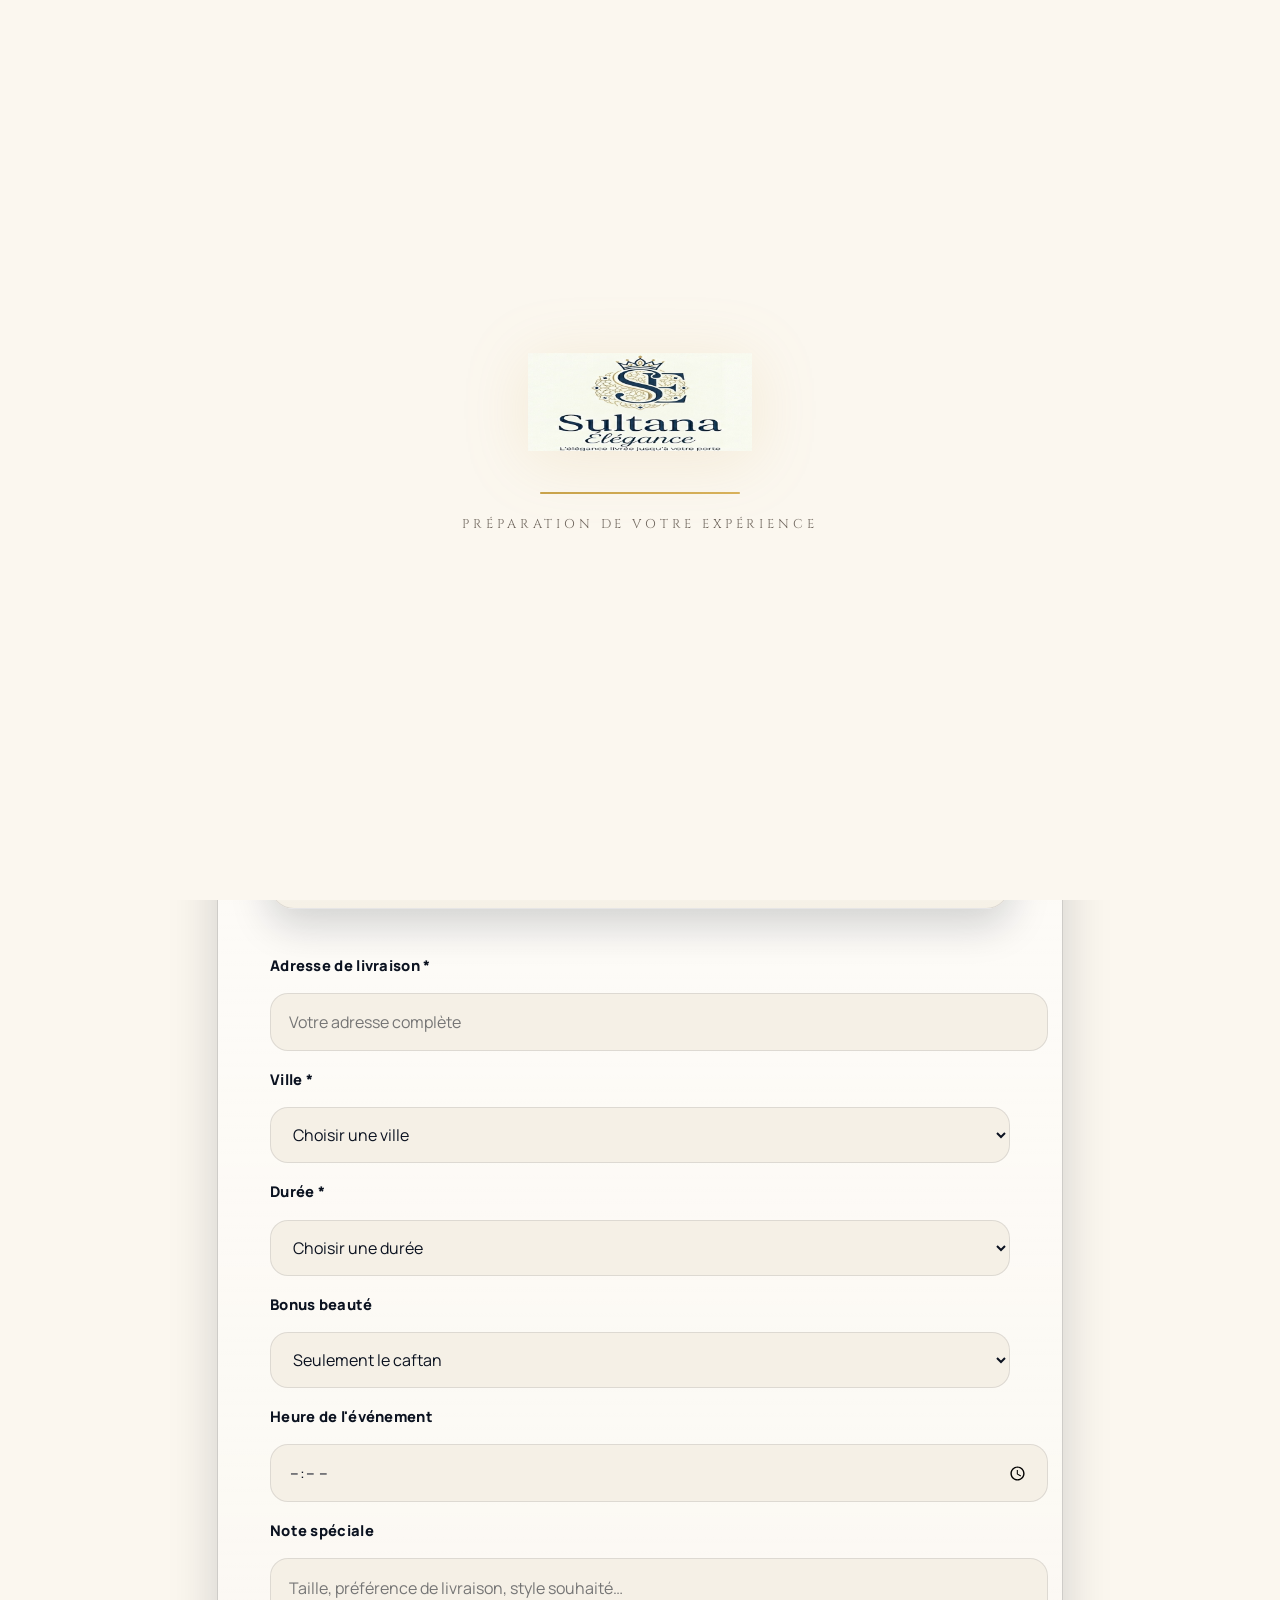
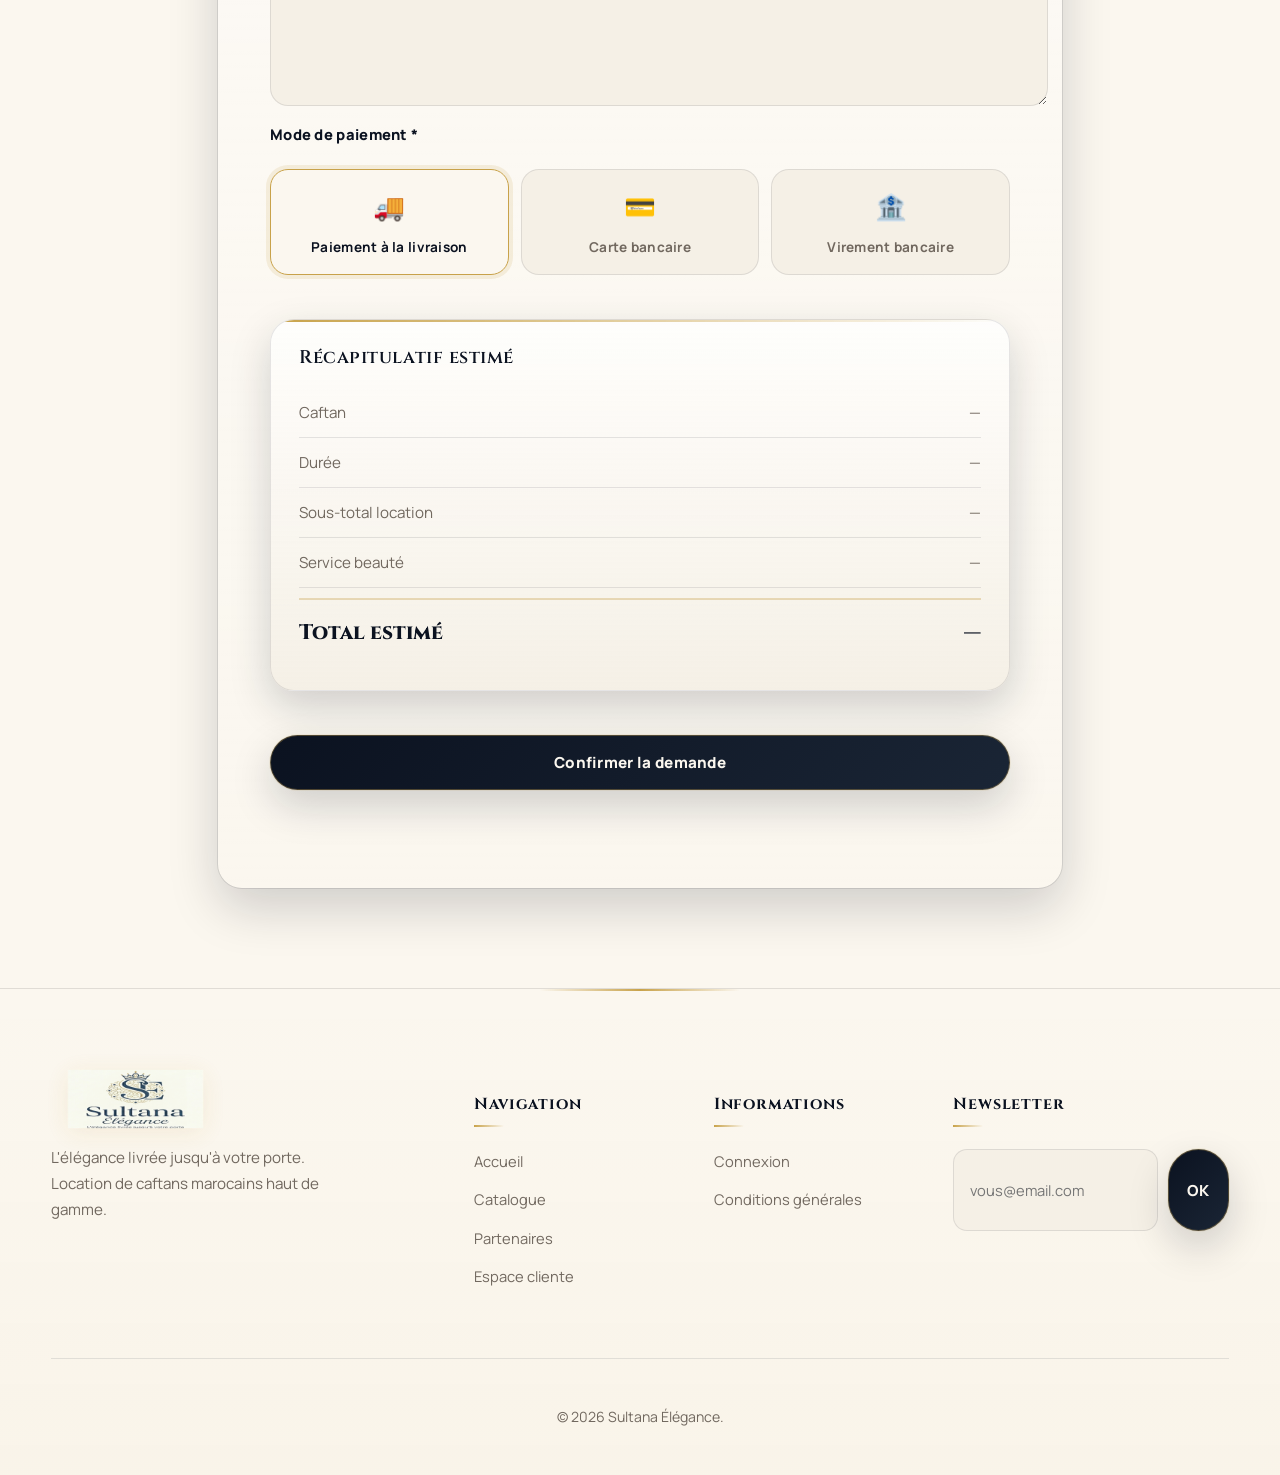
<file: projet web/frontend/location.html>
<!DOCTYPE html>
<html lang="fr">
<head>
  <meta charset="UTF-8">
  <meta name="viewport" content="width=device-width, initial-scale=1.0">
  <title>Réservation | Sultana Élégance</title>
  <link rel="preconnect" href="https://fonts.googleapis.com">
  <link rel="preconnect" href="https://fonts.gstatic.com" crossorigin>
  <link href="https://fonts.googleapis.com/css2?family=Cinzel:wght@500;600;700&family=Manrope:wght@400;500;600;700;800&display=swap" rel="stylesheet">
  <link rel="stylesheet" href="assets/css/style.css">
  <link rel="icon" type="image/x-icon" href="assets/images/favicon.ico">
  <meta name="theme-color" content="#c8a24a">
  <style>
    .payment-options { display: grid; grid-template-columns: repeat(3,1fr); gap: 12px; margin-top: 6px; }
    .payment-option  { position: relative; }
    .payment-option input[type=radio] { position: absolute; opacity: 0; width: 0; height: 0; }
    .payment-option label {
      display: flex; flex-direction: column; align-items: center; justify-content: center;
      gap: 8px; padding: 16px 10px; border-radius: 18px; cursor: pointer;
      border: 1.5px solid var(--border-color); background: var(--bg-secondary);
      transition: all 0.3s ease; text-align: center;
      font-size: 0.85rem; font-weight: 700; color: var(--text-muted);
    }
    .payment-option label .pay-icon { font-size: 1.6rem; }
    .payment-option input[type=radio]:checked + label {
      border-color: var(--accent-gold); background: var(--bg-primary);
      color: var(--text-primary); box-shadow: 0 0 0 4px var(--shadow-gold);
    }
    .pay-info-box {
      padding: 18px; border-radius: 16px; background: var(--bg-secondary);
      border: 1px solid var(--border-gold); display: none;
    }
    .pay-info-box p { margin: 0; font-size: 0.88rem; }
    .pay-info-box strong { display: block; margin-bottom: 6px; font-size: 0.95rem; }
    @media (max-width: 480px) { .payment-options { grid-template-columns: 1fr; } }
  </style>
</head>
<body data-page="page">
  <div class="preloader">
    <img src="assets/images/logo.png" alt="Sultana Élégance" class="preloader-logo">
    <div class="preloader-bar"></div>
    <p class="preloader-text">Préparation de votre expérience</p>
  </div>
  <div class="vignette"></div>
  <div class="film-grain"></div>
  <canvas id="particles-canvas"></canvas>

  <header class="site-header">
    <a class="brand" href="index.html"><img src="assets/images/logo.png" alt="Logo Sultana Élégance"><span>Sultana Élégance</span></a>
    <button class="menu-toggle" type="button" aria-label="Ouvrir le menu" aria-expanded="false">☰</button>
    <nav class="main-nav" aria-label="Navigation principale">
      <a href="index.html">Accueil</a>
      <a href="catalogue.html">Catalogue</a>
      <a href="partenaires.html">Partenaires</a>
      <a href="client.html">Espace cliente</a>
      <button class="theme-toggle" id="themeToggle" aria-label="Changer le thème">
        <span class="icon-sun" style="font-size:0.8rem;z-index:1;">☀</span>
        <span class="icon-moon" style="font-size:0.8rem;z-index:1;">☾</span>
        <span class="toggle-thumb"></span>
      </button>
    </nav>
  </header>

  <nav class="breadcrumbs" aria-label="Fil d'Ariane">
    <a href="index.html">Accueil</a> &rsaquo; <span class="current">Réservation</span>
  </nav>

  <main>
    <section class="form-shell reveal">
      <div class="form-intro">
        <p class="eyebrow">Réservation</p>
        <h1>Planifier votre location</h1>
        <p>Indiquez votre adresse, la date souhaitée et la durée. Ajoutez coiffure ou make-up, et choisissez votre mode de paiement.</p>
      </div>

      <form id="reservationForm" class="lux-form" novalidate>

        <label for="caftan">Caftan souhaité *</label>
        <select id="caftan" required>
          <option value="">Chargement…</option>
        </select>

        <label>Date de début *</label>
        <div class="calendar-widget">
          <div class="calendar-header">
            <button type="button" class="calendar-prev">‹</button>
            <span class="calendar-month"></span>
            <button type="button" class="calendar-next">›</button>
          </div>
          <div class="calendar-grid"></div>
        </div>
        <input type="hidden" id="date" required>

        <label for="address">Adresse de livraison *</label>
        <input id="address" type="text" placeholder="Votre adresse complète" required minlength="8">

        <label for="city">Ville *</label>
        <select id="city" required>
          <option value="">Choisir une ville</option>
          <option>Casablanca</option><option>Rabat</option>
          <option>Marrakech</option><option>Tanger</option><option>Fès</option>
        </select>

        <label for="duration">Durée *</label>
        <select id="duration" required>
          <option value="">Choisir une durée</option>
          <option value="1">1 jour</option>
          <option value="2">2 jours</option>
          <option value="3">3 jours</option>
          <option value="7">1 semaine</option>
        </select>

        <label for="service">Bonus beauté</label>
        <select id="service">
          <option value="none">Seulement le caftan</option>
          <option value="hair">Coiffeur partenaire (+300 MAD)</option>
          <option value="makeup">Groupe make-up (+400 MAD)</option>
          <option value="full">Pack complet : coiffure + make-up (+600 MAD)</option>
        </select>

        <label for="event-time">Heure de l'événement</label>
        <input id="event-time" type="time">

        <label for="note">Note spéciale</label>
        <textarea id="note" placeholder="Taille, préférence de livraison, style souhaité…"></textarea>

        <!-- PAYMENT METHOD -->
        <label>Mode de paiement *</label>
        <div class="payment-options">
          <div class="payment-option">
            <input type="radio" id="pay_delivery" name="payment_method" value="on_delivery" checked>
            <label for="pay_delivery"><span class="pay-icon">🚚</span>Paiement à la livraison</label>
          </div>
          <div class="payment-option">
            <input type="radio" id="pay_card" name="payment_method" value="card">
            <label for="pay_card"><span class="pay-icon">💳</span>Carte bancaire</label>
          </div>
          <div class="payment-option">
            <input type="radio" id="pay_virement" name="payment_method" value="virement">
            <label for="pay_virement"><span class="pay-icon">🏦</span>Virement bancaire</label>
          </div>
        </div>

        <div class="pay-info-box" id="cardInfo">
          <strong>💳 Paiement par carte</strong>
          <p style="color:var(--text-muted);">Notre équipe vous contactera après confirmation pour finaliser le paiement par carte de façon sécurisée.</p>
        </div>
        <div class="pay-info-box" id="virementInfo">
          <strong>🏦 Coordonnées bancaires</strong>
          <p style="color:var(--text-muted);">RIB : <strong style="color:var(--text-primary);">007 780 0001234567890012 26</strong><br>Titulaire : Sultana Élégance SARL<br>Référence : votre nom + date de réservation</p>
        </div>

        <!-- PRICE SUMMARY -->
        <div class="price-calculator">
          <h3>Récapitulatif estimé</h3>
          <div class="price-calculator-row"><span>Caftan</span><span class="calc-caftan">—</span></div>
          <div class="price-calculator-row"><span>Durée</span><span class="calc-days">—</span></div>
          <div class="price-calculator-row"><span>Sous-total location</span><span class="calc-subtotal">—</span></div>
          <div class="price-calculator-row"><span>Service beauté</span><span class="calc-service">—</span></div>
          <div class="price-calculator-row total"><span>Total estimé</span><span class="calc-total">—</span></div>
        </div>

        <button class="button button-primary" type="submit" id="submitBtn">Confirmer la demande</button>
        <p class="form-message" id="formMessage" aria-live="polite"></p>
      </form>
    </section>
  </main>

  <footer class="site-footer">
    <div class="footer-grid">
      <div class="footer-brand">
        <img src="assets/images/logo.png" alt="Sultana Élégance">
        <p>L'élégance livrée jusqu'à votre porte. Location de caftans marocains haut de gamme.</p>
      </div>
      <div class="footer-col"><h4>Navigation</h4>
        <a href="index.html">Accueil</a><a href="catalogue.html">Catalogue</a>
        <a href="partenaires.html">Partenaires</a><a href="client.html">Espace cliente</a>
      </div>
      <div class="footer-col"><h4>Informations</h4>
        <a href="auth.html">Connexion</a><a href="#">Conditions générales</a>
      </div>
      <div class="footer-col"><h4>Newsletter</h4>
        <form class="newsletter-form lux-form" onsubmit="event.preventDefault();showToast('Inscription confirmée !','success');this.reset();">
          <input type="email" placeholder="vous@email.com" required>
          <button type="submit" class="button button-primary" style="min-height:44px;padding:10px 18px;">OK</button>
        </form>
      </div>
    </div>
    <div class="footer-bottom"><p>© 2026 Sultana Élégance.</p></div>
  </footer>

  <script src="assets/js/api.js"></script>
  <script src="assets/js/auth.js"></script>
  <script src="assets/js/script.js"></script>
  <script>
  const caftanPrices = {};  // Number-keyed map
  const serviceFees  = { none:0, hair:300, makeup:400, full:600 };

  // Load caftans
  async function loadCaftanOptions() {
    const sel = document.getElementById('caftan');
    try {
      const list = await API.getCaftans();
      sel.innerHTML = '<option value="">Choisir un caftan</option>';
      list.forEach(c => {
        caftanPrices[Number(c.id)] = parseFloat(c.price_per_day); // Number key
        const o = document.createElement('option');
        o.value = c.id;
        o.textContent = `${c.name} — ${parseFloat(c.price_per_day).toFixed(0)} MAD/j`;
        sel.appendChild(o);
      });
      const urlId = new URLSearchParams(window.location.search).get('id');
      if (urlId) sel.value = urlId;
      updateCalc();
    } catch { sel.innerHTML = '<option value="">Erreur — rechargez la page</option>'; }
  }

  // Update price calculator
  function updateCalc() {
    const sel      = document.getElementById('caftan');
    const id       = Number(sel.value);
    const days     = parseInt(document.getElementById('duration').value) || 0;
    const svc      = serviceFees[document.getElementById('service').value] || 0;
    // Fallback: parse price from option text if caftanPrices lookup misses
    let price = caftanPrices[id] || 0;
    if (!price && sel.selectedIndex > 0) {
      const txt = sel.options[sel.selectedIndex].textContent;
      const m = txt.match(/([\d]+)\s*MAD/);
      if (m) price = parseInt(m[1]);
    }
    const sub      = price * days;
    const total    = sub + svc;
    const s = sel => document.querySelector(sel);
    s('.calc-caftan').textContent   = price ? `${price} MAD × ${days||'?'} j` : '—';
    s('.calc-days').textContent     = days  ? `${days} jour(s)` : '—';
    s('.calc-subtotal').textContent = sub   ? `${sub} MAD`      : '—';
    s('.calc-service').textContent  = svc   ? `+${svc} MAD`     : '—';
    s('.calc-total').textContent    = total ? `${total} MAD`     : '—';
  }

  ['caftan','duration','service'].forEach(id =>
    document.getElementById(id).addEventListener('change', updateCalc)
  );

  // Payment info panels
  document.querySelectorAll('input[name="payment_method"]').forEach(r => {
    r.addEventListener('change', () => {
      document.getElementById('cardInfo').style.display     = r.value==='card'     ? 'block':'none';
      document.getElementById('virementInfo').style.display = r.value==='virement' ? 'block':'none';
    });
  });

  // Submit
  document.getElementById('reservationForm').addEventListener('submit', async e => {
    e.preventDefault();
    const msg = document.getElementById('formMessage');
    const btn = document.getElementById('submitBtn');
    msg.textContent = ''; msg.className = 'form-message';

    // Direct session check
    let session;
    try { session = await API.session(); }
    catch { msg.textContent='Erreur réseau.'; msg.classList.add('error'); return; }

    if (!session.logged_in) {
      showToast('Connectez-vous pour réserver','error');
      setTimeout(() => window.location.href='auth.html', 1200);
      return;
    }

    const caftanId = document.getElementById('caftan').value;
    const dateVal  = document.getElementById('date').value;
    const duration = parseInt(document.getElementById('duration').value)||0;
    const address  = document.getElementById('address').value.trim();
    const city     = document.getElementById('city').value;
    const payment  = document.querySelector('input[name="payment_method"]:checked')?.value||'on_delivery';

    if (!caftanId) { msg.textContent='Choisissez un caftan.';         msg.classList.add('error'); return; }
    if (!dateVal)  { msg.textContent='Sélectionnez une date.';        msg.classList.add('error'); return; }
    if (!duration) { msg.textContent='Choisissez une durée.';         msg.classList.add('error'); return; }
    if (!address)  { msg.textContent="Entrez l'adresse de livraison.";msg.classList.add('error'); return; }
    if (!city)     { msg.textContent='Choisissez une ville.';         msg.classList.add('error'); return; }

    // Compute end_date
    const sd = new Date(dateVal), ed = new Date(sd);
    ed.setDate(ed.getDate() + duration - 1);
    const endDateStr = ed.toISOString().split('T')[0];

    btn.disabled=true; btn.textContent='Envoi en cours…';

    try {
      const res = await API.createReservation({
        caftan_id:        caftanId,
        start_date:       dateVal,
        end_date:         endDateStr,
        duration:         duration,
        delivery_address: address,
        city,
        service_type:     document.getElementById('service').value,
        event_time:       document.getElementById('event-time').value||'',
        notes:            document.getElementById('note').value||'',
        payment_method:   payment
      });

      if (res.success) {
        showToast('Réservation confirmée ! ✓','success');
        msg.textContent = `Demande enregistrée — total : ${res.total} MAD. Redirection…`;
        msg.style.color = '#4caf50';
        e.target.reset(); updateCalc();
        setTimeout(() => window.location.href='client.html', 2200);
      } else {
        msg.textContent = res.error||'Erreur lors de la réservation.';
        msg.classList.add('error');
        btn.disabled=false; btn.textContent='Confirmer la demande';
      }
    } catch {
      msg.textContent='Erreur réseau. Vérifiez XAMPP.';
      msg.classList.add('error');
      btn.disabled=false; btn.textContent='Confirmer la demande';
    }
  });

  document.addEventListener('DOMContentLoaded', loadCaftanOptions);
  </script>
</body>
</html>
</file>
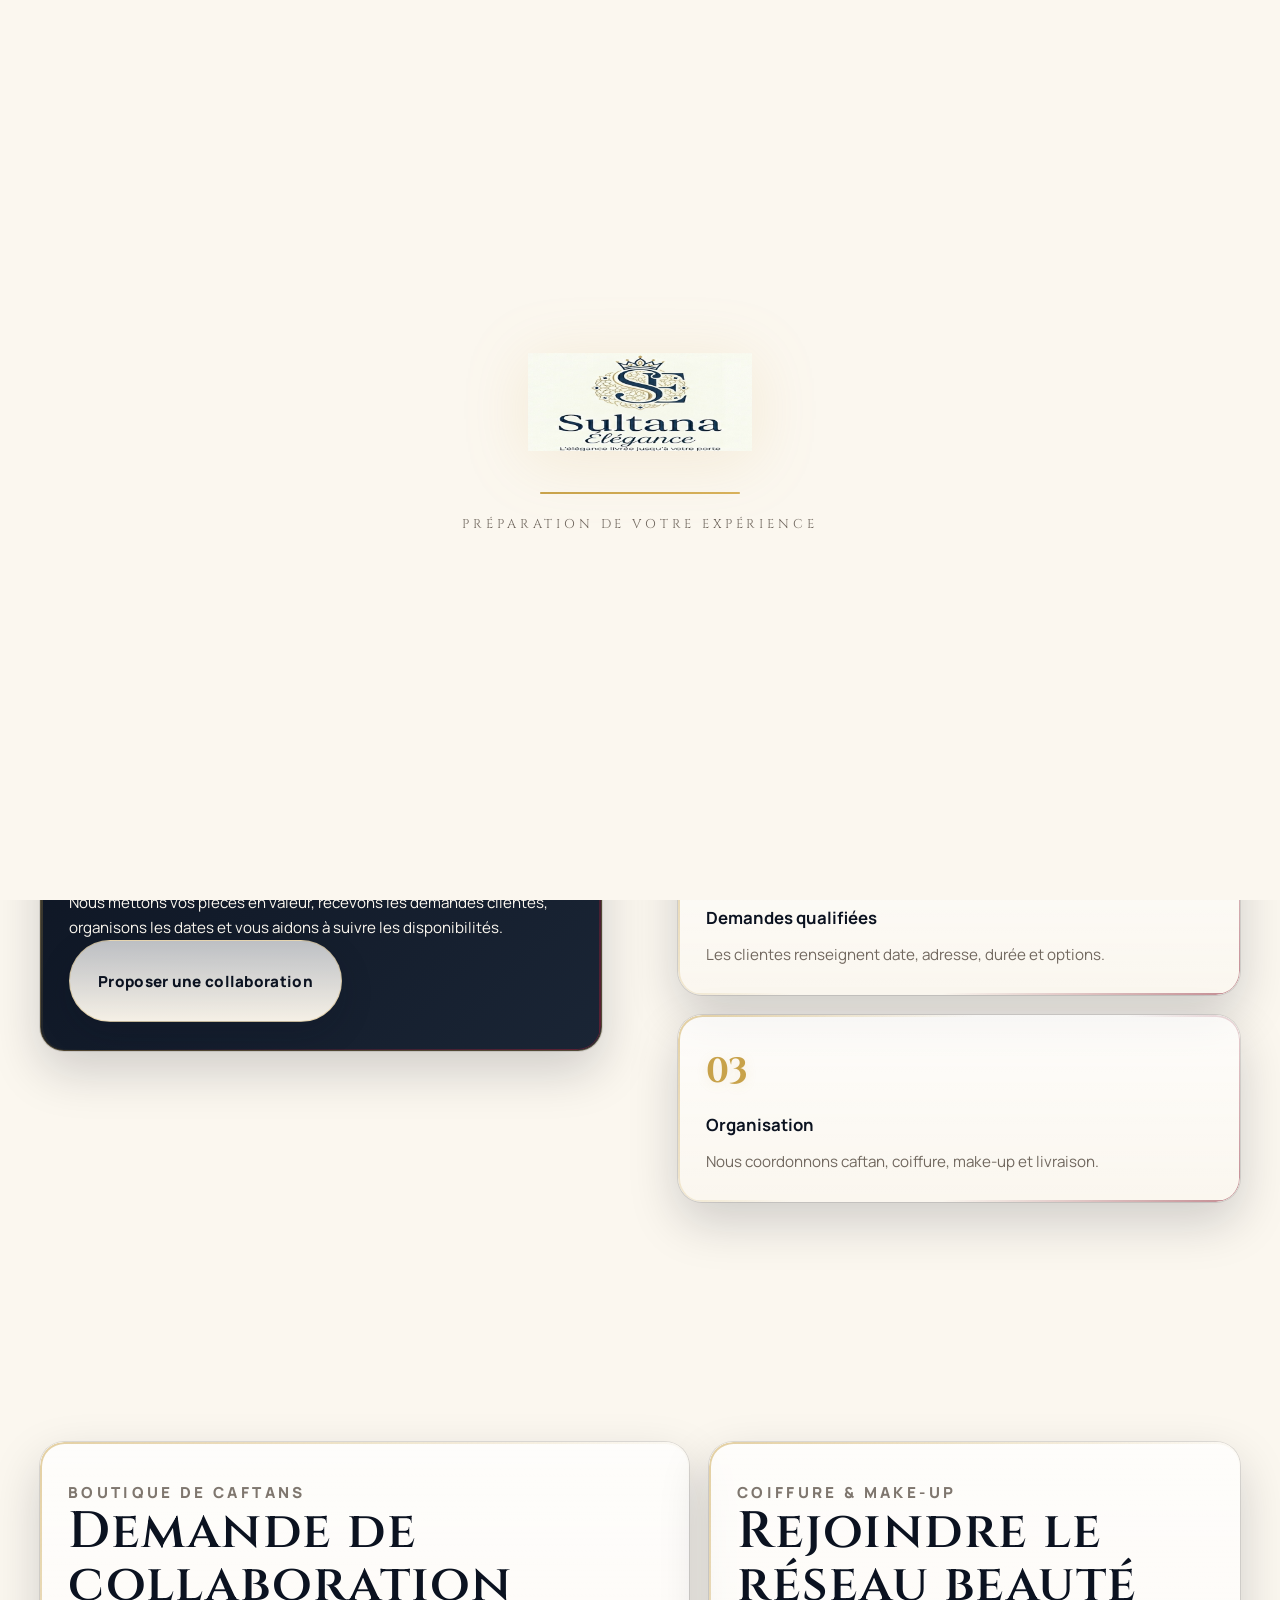
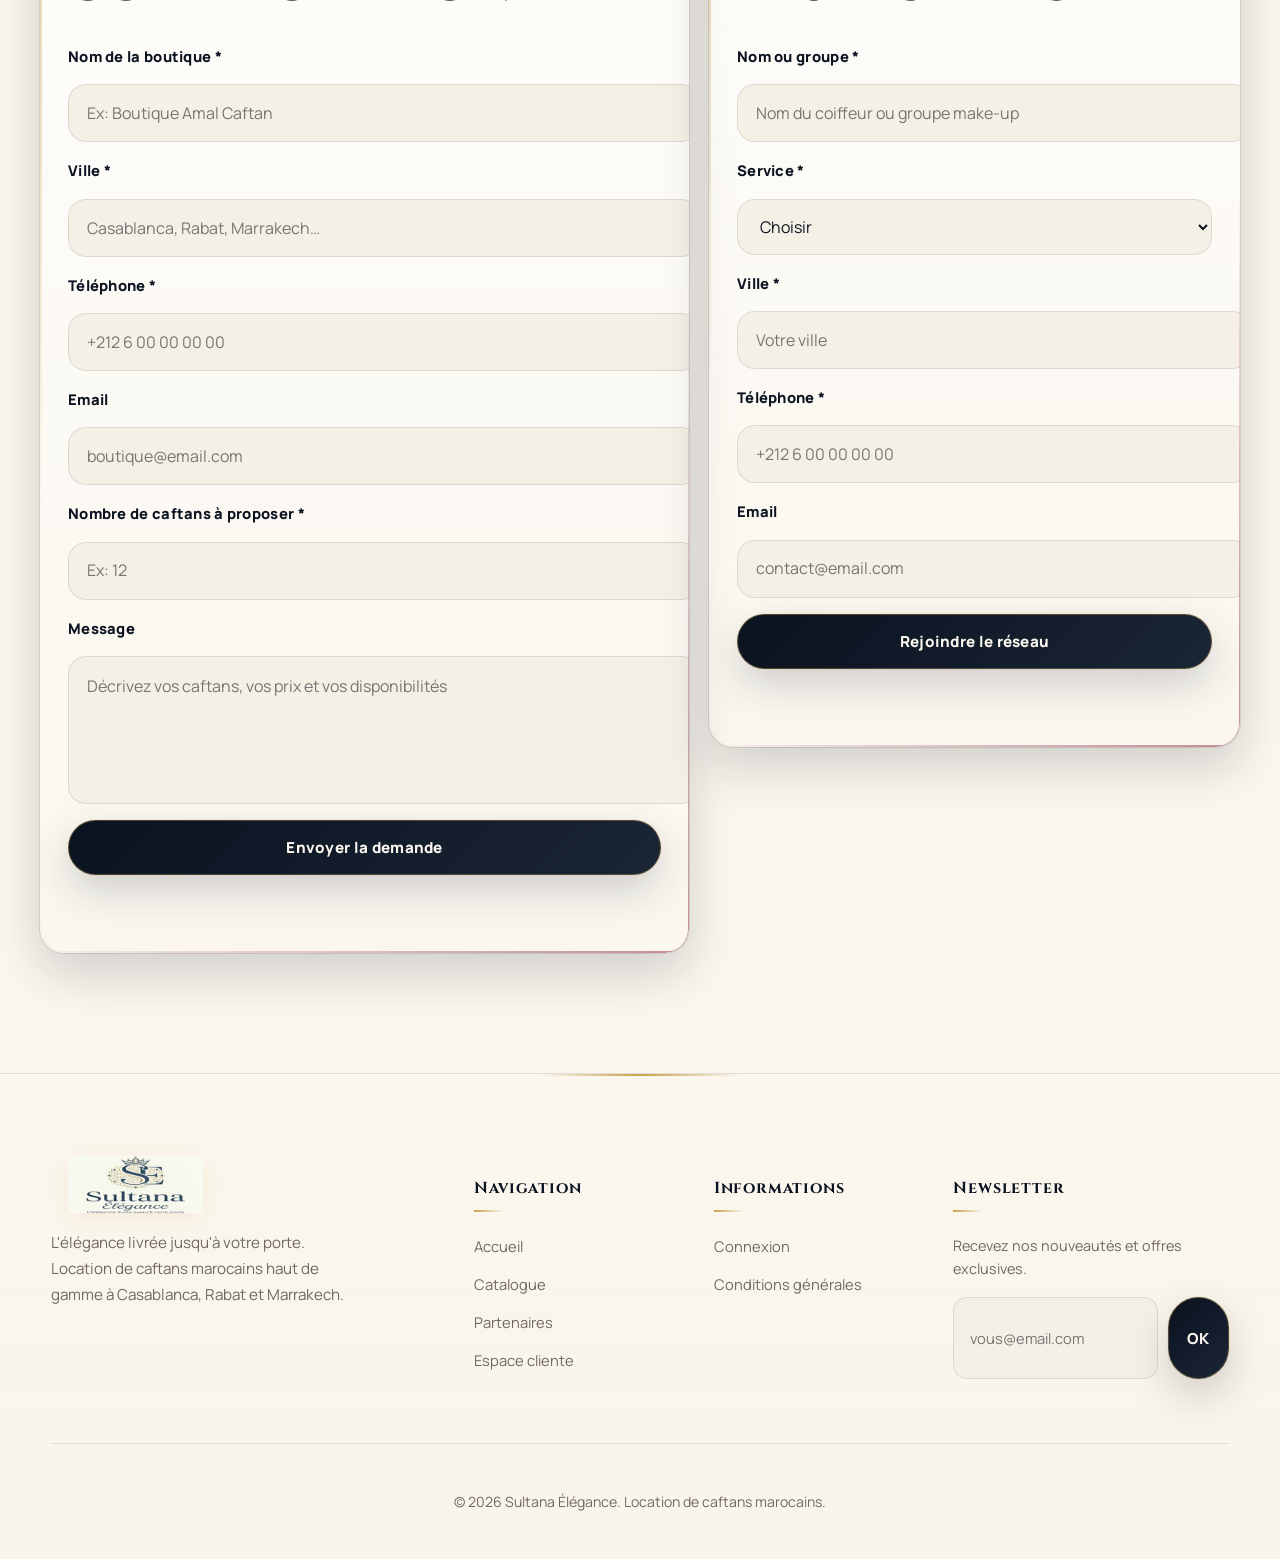
<file: projet web/frontend/partenaires.html>
<!DOCTYPE html>
<html lang="fr">
<head>
  <meta charset="UTF-8">
  <meta name="viewport" content="width=device-width, initial-scale=1.0">
  <title>Partenaires | Sultana Élégance</title>
  <link rel="preconnect" href="https://fonts.googleapis.com">
  <link rel="preconnect" href="https://fonts.gstatic.com" crossorigin>
  <link href="https://fonts.googleapis.com/css2?family=Cinzel:wght@500;600;700&family=Manrope:wght@400;500;600;700;800&display=swap" rel="stylesheet">
  <link rel="stylesheet" href="assets/css/style.css">
  <link rel="icon" type="image/x-icon" href="assets/images/favicon.ico">
  <link rel="icon" type="image/png" sizes="32x32" href="assets/images/favicon-32x32.png">
  <link rel="apple-touch-icon" sizes="180x180" href="assets/images/favicon.png">
  <meta name="theme-color" content="#c8a24a">
</head>
<body data-page="page">
  <!-- Preloader -->
  <div class="preloader">
    <img src="assets/images/logo.png" alt="Sultana Élégance" class="preloader-logo">
    <div class="preloader-bar"></div>
    <p class="preloader-text">Préparation de votre expérience</p>
  </div>

  <div class="vignette"></div>
  <div class="film-grain"></div>
  <canvas id="particles-canvas"></canvas>

  <header class="site-header">
    <a class="brand" href="index.html" aria-label="Accueil Sultana Élégance">
      <img src="assets/images/logo.png" alt="Logo Sultana Élégance">
      <span>Sultana Élégance</span>
    </a>
    <button class="menu-toggle" type="button" aria-label="Ouvrir le menu" aria-expanded="false">☰</button>
    <nav class="main-nav" aria-label="Navigation principale">
      <a href="index.html">Accueil</a>
      <a href="catalogue.html">Catalogue</a>
      <a href="partenaires.html" class="active">Partenaires</a>
      <a href="client.html">Espace cliente</a>
      <a href="auth.html">Connexion</a>
      <button class="theme-toggle" id="themeToggle" aria-label="Changer le thème">
        <span class="icon-sun" style="font-size:0.8rem;z-index:1;">☀</span>
        <span class="icon-moon" style="font-size:0.8rem;z-index:1;">☾</span>
        <span class="toggle-thumb"></span>
      </button>
    </nav>
  </header>

  <nav class="breadcrumbs" aria-label="Fil d'Ariane">
    <a href="index.html">Accueil</a> &rsaquo;
    <span class="current">Partenaires</span>
  </nav>

  <main>
    <section class="page-hero reveal">
      <p class="eyebrow">Collaborations</p>
      <h1>Boutiques & beauté partenaires</h1>
      <p>Les boutiques de caftans peuvent proposer leurs pièces à la location. Les coiffeurs et groupes make-up peuvent aussi rejoindre notre réseau événementiel.</p>
    </section>

    <section class="section portal-layout">
      <article class="portal-card hero-card reveal">
        <p class="eyebrow">Pour les boutiques</p>
        <h2>Louez vos caftans avec Sultana Élégance</h2>
        <p>Nous mettons vos pièces en valeur, recevons les demandes clientes, organisons les dates et vous aidons à suivre les disponibilités.</p>
        <a class="button button-secondary" href="#partner-form">Proposer une collaboration</a>
      </article>

      <div class="feature-list">
        <article class="feature-card reveal">
          <span>01</span>
          <strong>Catalogue partagé</strong>
          <p>Vos caftans apparaissent dans une sélection premium.</p>
        </article>
        <article class="feature-card reveal">
          <span>02</span>
          <strong>Demandes qualifiées</strong>
          <p>Les clientes renseignent date, adresse, durée et options.</p>
        </article>
        <article class="feature-card reveal">
          <span>03</span>
          <strong>Organisation</strong>
          <p>Nous coordonnons caftan, coiffure, make-up et livraison.</p>
        </article>
      </div>
    </section>

    <section class="section admin-grid" id="partner-form">

      <!-- BOUTIQUE FORM -->
      <article class="admin-panel reveal">
        <p class="eyebrow">Boutique de caftans</p>
        <h2>Demande de collaboration</h2>
        <form id="boutiqueForm" class="lux-form" novalidate>
          <label for="shop-name">Nom de la boutique *</label>
          <input id="shop-name" type="text" placeholder="Ex: Boutique Amal Caftan" required minlength="3">

          <label for="shop-city">Ville *</label>
          <input id="shop-city" type="text" placeholder="Casablanca, Rabat, Marrakech…" required>

          <label for="shop-phone">Téléphone *</label>
          <input id="shop-phone" type="tel" placeholder="+212 6 00 00 00 00" required minlength="8">

          <label for="shop-email">Email</label>
          <input id="shop-email" type="email" placeholder="boutique@email.com">

          <label for="pieces">Nombre de caftans à proposer *</label>
          <input id="pieces" type="number" placeholder="Ex: 12" required min="1">

          <label for="shop-message">Message</label>
          <textarea id="shop-message" placeholder="Décrivez vos caftans, vos prix et vos disponibilités"></textarea>

          <button class="button button-primary" type="submit">Envoyer la demande</button>
          <p class="form-message" id="boutiqueMsg" aria-live="polite"></p>
        </form>
      </article>

      <!-- BEAUTY FORM -->
      <article class="admin-panel reveal">
        <p class="eyebrow">Coiffure & make-up</p>
        <h2>Rejoindre le réseau beauté</h2>
        <form id="beautyForm" class="lux-form" novalidate>
          <label for="beauty-name">Nom ou groupe *</label>
          <input id="beauty-name" type="text" placeholder="Nom du coiffeur ou groupe make-up" required minlength="3">

          <label for="beauty-type">Service *</label>
          <select id="beauty-type" required>
            <option value="">Choisir</option>
            <option value="hair">Coiffure</option>
            <option value="makeup">Make-up</option>
            <option value="both">Coiffure et make-up</option>
          </select>

          <label for="beauty-city">Ville *</label>
          <input id="beauty-city" type="text" placeholder="Votre ville" required>

          <label for="beauty-phone">Téléphone *</label>
          <input id="beauty-phone" type="tel" placeholder="+212 6 00 00 00 00" required minlength="8">

          <label for="beauty-email">Email</label>
          <input id="beauty-email" type="email" placeholder="contact@email.com">

          <button class="button button-primary" type="submit">Rejoindre le réseau</button>
          <p class="form-message" id="beautyMsg" aria-live="polite"></p>
        </form>
      </article>

    </section>
  </main>

  <footer class="site-footer">
    <div class="footer-grid">
      <div class="footer-brand">
        <img src="assets/images/logo.png" alt="Sultana Élégance">
        <p>L'élégance livrée jusqu'à votre porte. Location de caftans marocains haut de gamme à Casablanca, Rabat et Marrakech.</p>
      </div>
      <div class="footer-col">
        <h4>Navigation</h4>
        <a href="index.html">Accueil</a>
        <a href="catalogue.html">Catalogue</a>
        <a href="partenaires.html">Partenaires</a>
        <a href="client.html">Espace cliente</a>
      </div>
      <div class="footer-col">
        <h4>Informations</h4>
        <a href="auth.html">Connexion</a>
        <a href="#">Conditions générales</a>
      </div>
      <div class="footer-col">
        <h4>Newsletter</h4>
        <p style="color:var(--text-muted);font-size:0.9rem;margin:0 0 8px;">Recevez nos nouveautés et offres exclusives.</p>
        <form class="newsletter-form lux-form"
              onsubmit="event.preventDefault(); showToast('Inscription confirmée !', 'success'); this.reset();">
          <input type="email" placeholder="vous@email.com" required>
          <button type="submit" class="button button-primary" style="min-height:44px;padding:10px 18px;">OK</button>
        </form>
      </div>
    </div>
    <div class="footer-bottom">
      <p>© 2026 Sultana Élégance. Location de caftans marocains.</p>
    </div>
  </footer>

  <script src="assets/js/api.js"></script>
  <script src="assets/js/auth.js"></script>
  <script src="assets/js/script.js"></script>

  <script>
  // ── Boutique form ──
  document.getElementById('boutiqueForm').addEventListener('submit', async (e) => {
    e.preventDefault();
    const msg = document.getElementById('boutiqueMsg');
    const btn = e.target.querySelector('button[type=submit]');
    msg.textContent = '';
    msg.className = 'form-message';

    const name  = document.getElementById('shop-name').value.trim();
    const city  = document.getElementById('shop-city').value.trim();
    const phone = document.getElementById('shop-phone').value.trim();
    const pieces = document.getElementById('pieces').value;

    if (!name || !city || !phone || !pieces) {
      msg.textContent = 'Veuillez remplir tous les champs obligatoires.';
      msg.classList.add('error'); return;
    }

    btn.disabled = true; btn.textContent = 'Envoi…';

    try {
      const result = await API.submitPartner({
        type:         'boutique',
        name:         name,
        city:         city,
        phone:        phone,
        email:        document.getElementById('shop-email').value.trim(),
        pieces_count: pieces,
        message:      document.getElementById('shop-message').value.trim()
      });

      if (result.success) {
        showToast('Demande envoyée ✓', 'success');
        msg.textContent = result.message || 'Votre demande a bien été reçue. Nous vous contacterons bientôt.';
        msg.style.color = '#4caf50';
        e.target.reset();
      } else {
        msg.textContent = result.error || 'Erreur lors de l\'envoi.';
        msg.classList.add('error');
      }
    } catch {
      msg.textContent = 'Erreur réseau.';
      msg.classList.add('error');
    }

    btn.disabled = false; btn.textContent = 'Envoyer la demande';
  });

  // ── Beauty form ──
  document.getElementById('beautyForm').addEventListener('submit', async (e) => {
    e.preventDefault();
    const msg = document.getElementById('beautyMsg');
    const btn = e.target.querySelector('button[type=submit]');
    msg.textContent = '';
    msg.className = 'form-message';

    const name  = document.getElementById('beauty-name').value.trim();
    const type  = document.getElementById('beauty-type').value;
    const city  = document.getElementById('beauty-city').value.trim();
    const phone = document.getElementById('beauty-phone').value.trim();

    if (!name || !type || !city || !phone) {
      msg.textContent = 'Veuillez remplir tous les champs obligatoires.';
      msg.classList.add('error'); return;
    }

    btn.disabled = true; btn.textContent = 'Envoi…';

    try {
      const result = await API.submitPartner({
        type:         'beauty',
        name:         name,
        city:         city,
        phone:        phone,
        email:        document.getElementById('beauty-email').value.trim(),
        service_type: type
      });

      if (result.success) {
        showToast('Demande envoyée ✓', 'success');
        msg.textContent = result.message || 'Bienvenue dans le réseau Sultana Élégance !';
        msg.style.color = '#4caf50';
        e.target.reset();
      } else {
        msg.textContent = result.error || 'Erreur lors de l\'envoi.';
        msg.classList.add('error');
      }
    } catch {
      msg.textContent = 'Erreur réseau.';
      msg.classList.add('error');
    }

    btn.disabled = false; btn.textContent = 'Rejoindre le réseau';
  });
  </script>
</body>
</html>
</file>
<file: projet web/frontend/assets/css/style.css>
/* ============================================
   SULTANA ÉLÉGANCE — LUXURY EDITION
   Dual Theme: White & Gold / Black & Gold
   ============================================ */

/* ----- THEME VARIABLES ----- */
:root {
  /* White & Gold (Default) */
  --bg-primary: #fbf7ef;
  --bg-secondary: #f5f0e6;
  --bg-card: rgba(255, 255, 255, 0.72);
  --bg-glass: rgba(251, 247, 239, 0.82);
  --text-primary: #0b1220;
  --text-secondary: #3d342b;
  --text-muted: #71685f;
  --accent-gold: #c8a24a;
  --accent-gold-light: #e8d5a3;
  --accent-rose: #8b1f35;
  --accent-blush: #d8b15a;
  --border-color: rgba(11, 18, 32, 0.1);
  --border-gold: rgba(200, 162, 74, 0.35);
  --shadow-color: rgba(11, 18, 32, 0.18);
  --shadow-gold: rgba(200, 162, 74, 0.15);
  --noise-opacity: 0.35;
  --gradient-hero: radial-gradient(circle at 12% 4%, rgba(200,162,74,0.22), transparent 32%),
                    radial-gradient(circle at 88% 12%, rgba(11,18,32,0.06), transparent 28%),
                    radial-gradient(circle at 78% 78%, rgba(139,31,53,0.04), transparent 30%),
                    linear-gradient(180deg, #fbf7ef, #fff);
  --radius: 24px;
  --transition: all 0.5s cubic-bezier(0.22, 1, 0.36, 1);
}

[data-theme="black-gold"] {
  --bg-primary: #080a0f;
  --bg-secondary: #0e1118;
  --bg-card: rgba(20, 24, 34, 0.65);
  --bg-glass: rgba(8, 10, 15, 0.88);
  --text-primary: #f0e6d2;
  --text-secondary: #c9b896;
  --text-muted: #7a7058;
  --accent-gold: #d4af37;
  --accent-gold-light: #f0d878;
  --accent-rose: #c75b5b;
  --accent-blush: #e8c76b;
  --border-color: rgba(212, 175, 55, 0.12);
  --border-gold: rgba(212, 175, 55, 0.4);
  --shadow-color: rgba(0, 0, 0, 0.5);
  --shadow-gold: rgba(212, 175, 55, 0.12);
  --noise-opacity: 0.2;
  --gradient-hero: radial-gradient(circle at 15% 20%, rgba(212,175,55,0.08), transparent 40%),
                    radial-gradient(circle at 85% 80%, rgba(139,31,53,0.06), transparent 35%),
                    linear-gradient(180deg, #080a0f, #0e1118);
}

/* Smooth theme transition on everything */
*, *::before, *::after {
  transition: background-color 0.6s ease, 
              color 0.4s ease, 
              border-color 0.5s ease, 
              box-shadow 0.5s ease;
}

html {
  scroll-behavior: smooth;
}

body {
  margin: 0;
  color: var(--text-primary);
  background: var(--bg-primary);
  font-family: "Manrope", Arial, sans-serif;
  line-height: 1.65;
  overflow-x: hidden;
  -webkit-font-smoothing: antialiased;
}

/* Luxury noise texture overlay */
body::after {
  content: "";
  position: fixed;
  inset: 0;
  background-image: url("data:image/svg+xml,%3Csvg viewBox='0 0 512 512' xmlns='http://www.w3.org/2000/svg'%3E%3Cfilter id='n'%3E%3CfeTurbulence type='fractalNoise' baseFrequency='0.75' numOctaves='5' stitchTiles='stitch'/%3E%3C/filter%3E%3Crect width='100%25' height='100%25' filter='url(%23n)' opacity='0.025'/%3E%3C/svg%3E");
  pointer-events: none;
  z-index: 9999;
  opacity: var(--noise-opacity);
}

::selection {
  background: var(--accent-gold);
  color: var(--bg-primary);
}

img {
  display: block;
  max-width: 100%;
  user-select: none;
}

a {
  color: inherit;
  text-decoration: none;
}

/* ----- TYPOGRAPHY ----- */
h1, h2, h3 {
  margin: 0;
  font-family: "Cinzel", Georgia, serif;
  font-weight: 600;
  letter-spacing: 0.03em;
  color: var(--text-primary);
  line-height: 1.05;
}

.gold-text {
  background: linear-gradient(105deg, var(--accent-gold) 0%, var(--accent-gold-light) 25%, var(--accent-gold) 50%, var(--accent-blush) 75%, var(--accent-gold) 100%);
  background-size: 300% auto;
  -webkit-background-clip: text;
  -webkit-text-fill-color: transparent;
  background-clip: text;
  animation: goldShimmer 5s linear infinite;
}

@keyframes goldShimmer {
  0% { background-position: 0% center; }
  100% { background-position: 300% center; }
}

.eyebrow {
  margin: 0 0 14px;
  color: var(--accent-rose);
  font-size: 0.72rem;
  font-weight: 800;
  letter-spacing: 0.22em;
  text-transform: uppercase;
  opacity: 0.9;
}

/* ----- CURSOR SPOTLIGHT (desktop only) ----- */
.cursor-spotlight {
  position: fixed;
  width: 500px;
  height: 500px;
  background: radial-gradient(circle, rgba(200,162,74,0.06) 0%, transparent 65%);
  pointer-events: none;
  z-index: 0;
  transform: translate(-50%, -50%);
  opacity: 0;
  transition: opacity 0.4s ease;
}

body:hover .cursor-spotlight {
  opacity: 1;
}

/* ----- HEADER ----- */
.site-header {
  position: sticky;
  top: 0;
  z-index: 50;
  display: flex;
  align-items: center;
  justify-content: space-between;
  gap: 22px;
  padding: 16px clamp(18px, 4vw, 58px);
  background: var(--bg-glass);
  border-bottom: 1px solid var(--border-color);
  backdrop-filter: blur(24px) saturate(1.2);
  -webkit-backdrop-filter: blur(24px) saturate(1.2);
}

.brand {
  display: inline-flex;
  align-items: center;
  gap: 0;
  font-family: "Cinzel", Georgia, serif;
  font-size: clamp(1.2rem, 2.6vw, 1.65rem);
  font-weight: 700;
  color: var(--text-primary);
  position: relative;
}

.brand img {
  width: clamp(210px, 22vw, 310px);
  height: 92px;
  object-fit: contain;
  filter: drop-shadow(0 4px 12px var(--shadow-gold));
}

.brand span { display: none; }

/* Theme Toggle */
.theme-toggle {
  width: 58px;
  height: 32px;
  border-radius: 999px;
  background: linear-gradient(135deg, var(--bg-secondary), var(--bg-primary));
  border: 1.5px solid var(--border-gold);
  position: relative;
  cursor: pointer;
  padding: 0;
  display: flex;
  align-items: center;
  justify-content: space-between;
  padding: 0 8px;
  box-shadow: inset 0 2px 8px var(--shadow-color), 0 2px 8px var(--shadow-gold);
  transition: transform 0.3s ease, box-shadow 0.3s ease;
}

.theme-toggle:hover {
  transform: scale(1.08);
  box-shadow: inset 0 2px 8px var(--shadow-color), 0 4px 16px var(--shadow-gold);
}

.theme-toggle .toggle-thumb {
  position: absolute;
  top: 3px;
  left: 3px;
  width: 24px;
  height: 24px;
  border-radius: 50%;
  background: linear-gradient(135deg, var(--accent-gold), var(--accent-blush));
  box-shadow: 0 2px 10px rgba(200, 162, 74, 0.4);
  transition: transform 0.5s cubic-bezier(0.68, -0.55, 0.27, 1.55);
  display: grid;
  place-items: center;
  font-size: 0.75rem;
}

[data-theme="black-gold"] .theme-toggle .toggle-thumb {
  transform: translateX(26px);
}

.theme-toggle .icon-sun,
.theme-toggle .icon-moon {
  font-size: 0.85rem;
  z-index: 1;
  opacity: 0.6;
  transition: opacity 0.3s;
}

.theme-toggle:hover .icon-sun,
.theme-toggle:hover .icon-moon {
  opacity: 1;
}

.main-nav {
  display: flex;
  align-items: center;
  gap: 6px;
  font-size: 0.88rem;
  font-weight: 700;
}

.main-nav a {
  padding: 10px 14px;
  border-radius: 999px;
  color: var(--text-muted);
  position: relative;
  overflow: hidden;
  transition: color 0.3s ease, transform 0.3s ease;
}

.main-nav a::before {
  content: '';
  position: absolute;
  inset: 0;
  border-radius: inherit;
  background: linear-gradient(135deg, var(--accent-gold), transparent);
  opacity: 0;
  transform: scale(0.8);
  transition: all 0.4s ease;
  z-index: -1;
}

.main-nav a:hover,
.main-nav a.active {
  color: var(--text-primary);
  transform: translateY(-2px);
}

.main-nav a:hover::before,
.main-nav a.active::before {
  opacity: 0.12;
  transform: scale(1);
}

.main-nav .nav-cta {
  color: var(--bg-primary);
  background: linear-gradient(135deg, var(--text-primary), #1a2535);
  border: 1px solid var(--border-gold);
  box-shadow: 0 8px 28px var(--shadow-color);
  position: relative;
  overflow: hidden;
}

.main-nav .nav-cta::after {
  content: '';
  position: absolute;
  inset: 0;
  background: linear-gradient(105deg, transparent 40%, rgba(255,255,255,0.1) 50%, transparent 60%);
  transform: translateX(-100%);
  transition: transform 0.6s ease;
}

.main-nav .nav-cta:hover::after {
  transform: translateX(100%);
}

.menu-toggle {
  display: none;
  width: 44px;
  height: 44px;
  border: 0;
  border-radius: 50%;
  color: var(--bg-primary);
  background: linear-gradient(135deg, var(--text-primary), var(--accent-gold));
  font-size: 1.15rem;
  cursor: pointer;
  box-shadow: 0 4px 16px var(--shadow-gold);
}

/* ----- HERO ----- */
.hero {
  min-height: calc(100vh - 90px);
  display: grid;
  grid-template-columns: minmax(0, 1fr) minmax(320px, 0.8fr);
  align-items: center;
  gap: clamp(32px, 6vw, 80px);
  padding: clamp(64px, 10vw, 140px) clamp(18px, 5vw, 72px);
  overflow: hidden;
  position: relative;
  background: var(--gradient-hero);
}

.hero::before {
  content: '';
  position: absolute;
  width: 600px;
  height: 600px;
  border-radius: 50%;
  background: radial-gradient(circle, var(--accent-gold) 0%, transparent 70%);
  opacity: 0.06;
  top: -10%;
  right: -5%;
  filter: blur(60px);
  animation: floatOrb 10s ease-in-out infinite;
}

@keyframes floatOrb {
  0%, 100% { transform: translate(0, 0) scale(1); }
  50% { transform: translate(-30px, 20px) scale(1.1); }
}

.hero-content {
  max-width: 760px;
  position: relative;
  z-index: 2;
}

.hero h1 {
  max-width: 800px;
  font-size: clamp(3.5rem, 9vw, 7.5rem);
  line-height: 0.95;
  margin-bottom: 8px;
}

.hero h1 .gold-text {
  display: block;
  font-size: 0.55em;
  margin-top: 12px;
  letter-spacing: 0.08em;
}

.hero p:not(.eyebrow) {
  max-width: 560px;
  margin: 28px 0 36px;
  color: var(--text-muted);
  font-size: clamp(1.05rem, 2vw, 1.3rem);
  line-height: 1.7;
}

.hero-media {
  position: relative;
  z-index: 2;
}

.hero-media::before {
  content: "";
  position: absolute;
  inset: 40px -24px -24px 50px;
  border-radius: 48px;
  background: linear-gradient(135deg, rgba(200,162,74,0.3), rgba(11,18,32,0.15), rgba(139,31,53,0.08));
  filter: blur(8px);
  opacity: 0.7;
}

.hero-media img {
  position: relative;
  width: 100%;
  min-height: 560px;
  border-radius: 44px;
  border: 1px solid var(--border-gold);
  object-fit: cover;
  box-shadow: 0 32px 84px var(--shadow-color);
}

/* ----- BUTTONS ----- */
.button {
  display: inline-flex;
  align-items: center;
  justify-content: center;
  min-height: 52px;
  padding: 14px 28px;
  border: 0;
  border-radius: 999px;
  font: inherit;
  font-weight: 800;
  font-size: 0.95rem;
  cursor: pointer;
  position: relative;
  overflow: hidden;
  transition: transform 0.3s ease, box-shadow 0.3s ease;
  letter-spacing: 0.02em;
}

.button:hover {
  transform: translateY(-3px);
}

.button-primary {
  color: var(--bg-primary);
  background: linear-gradient(135deg, var(--text-primary), #1a2535);
  border: 1px solid var(--border-gold);
  box-shadow: 0 16px 40px var(--shadow-color), 0 0 0 1px rgba(200,162,74,0.1);
}

.button-primary::after {
  content: '';
  position: absolute;
  top: 0; left: -100%;
  width: 100%; height: 100%;
  background: linear-gradient(90deg, transparent, rgba(255,255,255,0.15), transparent);
  transition: left 0.7s ease;
}

.button-primary:hover::after {
  left: 100%;
}

.button-secondary,
.button-card {
  color: var(--text-primary);
  background: linear-gradient(180deg, var(--bg-card), var(--bg-secondary));
  border: 1px solid var(--border-gold);
  box-shadow: 0 12px 32px var(--shadow-color);
}

.button-ghost {
  color: var(--text-primary);
  background: var(--bg-card);
  border: 1px solid var(--border-color);
  backdrop-filter: blur(10px);
}

.hero-actions {
  display: flex;
  flex-wrap: wrap;
  gap: 14px;
}

/* ----- SECTIONS ----- */
.section {
  width: min(1200px, calc(100% - 40px));
  margin: 0 auto;
  padding: clamp(70px, 10vw, 120px) 0;
  position: relative;
}

.section-heading {
  display: flex;
  align-items: end;
  justify-content: space-between;
  gap: 28px;
  margin-bottom: 40px;
}

.section-heading h2,
.intro-copy h2,
.pack-copy h2,
.detail-copy h1,
.form-intro h1 {
  font-size: clamp(2.4rem, 5.5vw, 4.8rem);
}

.section-heading p,
.intro-copy p:not(.eyebrow),
.pack-copy p,
.detail-copy p,
.form-intro p {
  max-width: 560px;
  color: var(--text-muted);
  line-height: 1.7;
}

/* ----- GRID LAYOUTS ----- */
.intro-grid,
.detail-layout,
.pack-section,
.portal-layout {
  display: grid;
  grid-template-columns: 1fr 1fr;
  gap: clamp(32px, 6vw, 80px);
  align-items: center;
}

.feature-list,
.stats-grid,
.admin-grid {
  display: grid;
  gap: 20px;
}

.feature-list {
  grid-template-columns: repeat(3, 1fr);
}

/* ----- CARDS WITH GRADIENT BORDERS ----- */
.feature-card,
.product-card,
.form-shell,
.detail-copy,
.portal-card,
.stat-card,
.admin-panel,
.reservation-card {
  position: relative;
  border-radius: var(--radius);
  background: linear-gradient(180deg, var(--bg-card), rgba(255,255,255,0.03));
  box-shadow: 0 20px 50px var(--shadow-color), 0 0 0 1px var(--border-color);
  overflow: hidden;
}

.feature-card::before,
.product-card::before,
.portal-card::before,
.stat-card::before,
.admin-panel::before,
.reservation-card::before {
  content: "";
  position: absolute;
  inset: 0;
  border-radius: inherit;
  padding: 1.5px;
  background: linear-gradient(135deg, var(--accent-gold), transparent 40%, transparent 60%, var(--accent-rose));
  -webkit-mask: linear-gradient(#fff 0 0) content-box, linear-gradient(#fff 0 0);
  -webkit-mask-composite: xor;
  mask-composite: exclude;
  pointer-events: none;
  opacity: 0.5;
  transition: opacity 0.4s ease;
}

.feature-card:hover::before,
.product-card:hover::before,
.portal-card:hover::before {
  opacity: 0.9;
}

.feature-card,
.stat-card,
.portal-card,
.admin-panel,
.reservation-card {
  padding: 28px;
}

.feature-card span,
.stat-card span {
  color: var(--accent-gold);
  font-family: "Cinzel", Georgia, serif;
  font-size: 2.2rem;
  font-weight: 700;
  text-shadow: 0 2px 12px var(--shadow-gold);
}

.feature-card strong,
.stat-card strong {
  display: block;
  margin-top: 10px;
  color: var(--text-primary);
  font-size: 1.05rem;
}

.feature-card p,
.stat-card p,
.portal-card p,
.reservation-card p,
.admin-panel p {
  margin: 10px 0 0;
  color: var(--text-muted);
  font-size: 0.95rem;
}

/* ----- PACK SECTION ----- */
.pack-section {
  width: 100%;
  padding: clamp(70px, 10vw, 120px) clamp(18px, 5vw, 72px);
  background: linear-gradient(135deg, var(--bg-secondary), var(--bg-primary), rgba(200,162,74,0.06));
  position: relative;
  overflow: hidden;
}

.pack-section::before {
  content: '';
  position: absolute;
  width: 400px;
  height: 400px;
  border-radius: 50%;
  background: radial-gradient(circle, var(--accent-gold) 0%, transparent 70%);
  opacity: 0.05;
  bottom: -10%;
  left: -5%;
  filter: blur(50px);
}

.pack-image img,
.detail-image img,
.product-card img {
  width: 100%;
  object-fit: cover;
}

.pack-image img,
.detail-image img {
  min-height: 560px;
  border-radius: 40px;
  border: 1px solid var(--border-gold);
  box-shadow: 0 32px 84px var(--shadow-color);
  transition: transform 0.7s ease, box-shadow 0.7s ease;
}

.pack-image:hover img,
.detail-image:hover img {
  transform: scale(1.02);
  box-shadow: 0 40px 100px var(--shadow-color);
}

.pack-copy {
  max-width: 560px;
}

.price-line,
.detail-price {
  margin: 24px 0;
  color: var(--text-primary);
  font-weight: 800;
  font-size: 1.1rem;
}

.detail-price {
  font-size: 2.4rem;
  font-family: "Cinzel", Georgia, serif;
}

.detail-price span {
  color: var(--text-muted);
  font-size: 1rem;
  font-family: "Manrope", sans-serif;
}

/* ----- PAGE HERO ----- */
.page-hero {
  padding: clamp(80px, 12vw, 140px) clamp(18px, 4vw, 56px) 40px;
  text-align: center;
  position: relative;
  overflow: hidden;
}

.page-hero::before {
  content: '';
  position: absolute;
  width: 500px;
  height: 500px;
  border-radius: 50%;
  background: radial-gradient(circle, var(--accent-gold) 0%, transparent 70%);
  opacity: 0.04;
  top: -20%;
  left: 50%;
  transform: translateX(-50%);
  filter: blur(60px);
}

.page-hero .eyebrow,
.page-hero h1,
.page-hero p {
  margin-left: auto;
  margin-right: auto;
  position: relative;
  z-index: 1;
}

/* ----- CATALOGUE ----- */
.catalogue-grid {
  display: grid;
  grid-template-columns: repeat(4, minmax(0, 1fr));
  gap: 24px;
}

.product-card {
  transition: transform 0.5s cubic-bezier(0.22, 1, 0.36, 1), box-shadow 0.5s ease;
}

.product-card::after {
  content: "";
  display: block;
  height: 3px;
  background: linear-gradient(90deg, var(--accent-gold), var(--accent-rose), var(--text-primary));
  opacity: 0.7;
}

.product-card:hover {
  transform: translateY(-10px) scale(1.01);
  box-shadow: 0 30px 70px var(--shadow-color), 0 0 30px var(--shadow-gold);
}

.product-card img {
  height: 420px;
  object-position: center top;
  transition: transform 0.7s ease;
}

.product-card:hover img {
  transform: scale(1.08);
}

.product-card div {
  padding: 24px;
  position: relative;
  z-index: 2;
  background: inherit;
}

.product-card h2 {
  font-size: 1.6rem;
}

.product-card p {
  margin: 10px 0 18px;
  color: var(--accent-gold);
  font-weight: 800;
  font-family: "Cinzel", Georgia, serif;
  font-size: 1.1rem;
}

.product-card-featured {
  background: linear-gradient(180deg, var(--bg-card), rgba(200,162,74,0.04));
}

/* Favorite Heart */
.favorite-btn {
  position: absolute;
  top: 18px;
  right: 18px;
  width: 44px;
  height: 44px;
  border-radius: 50%;
  background: var(--bg-card);
  border: 1px solid var(--border-gold);
  display: grid;
  place-items: center;
  cursor: pointer;
  font-size: 1.3rem;
  line-height: 1;
  color: var(--text-muted);
  transition: all 0.4s cubic-bezier(0.22, 1, 0.36, 1);
  z-index: 10;
  backdrop-filter: blur(10px);
  box-shadow: 0 4px 16px var(--shadow-color);
}

.favorite-btn:hover {
  transform: scale(1.15) rotate(-5deg);
  box-shadow: 0 8px 24px var(--shadow-gold);
  color: var(--accent-rose);
}

.favorite-btn.active {
  color: var(--accent-rose);
  border-color: var(--accent-rose);
  box-shadow: 0 4px 16px rgba(139, 31, 53, 0.2);
}

/* ----- DETAIL ----- */
.detail-copy {
  padding: clamp(32px, 5vw, 48px);
}

.detail-list {
  margin: 24px 0;
  padding-left: 22px;
  color: var(--text-muted);
}

.detail-list li {
  margin-bottom: 10px;
  position: relative;
}

.detail-list li::marker {
  color: var(--accent-gold);
}

/* ----- FORMS ----- */
.form-shell {
  width: min(740px, calc(100% - 40px));
  margin: clamp(60px, 9vw, 100px) auto;
  padding: clamp(32px, 5vw, 52px);
}

.form-shell.compact {
  width: min(600px, calc(100% - 40px));
}

.lux-form {
  display: grid;
  gap: 16px;
  margin-top: 32px;
}

.lux-form label {
  color: var(--text-primary);
  font-weight: 800;
  font-size: 0.92rem;
  letter-spacing: 0.02em;
}

.lux-form input,
.lux-form select,
.lux-form textarea {
  width: 100%;
  min-height: 56px;
  padding: 0 18px;
  border: 1.5px solid var(--border-color);
  border-radius: 18px;
  color: var(--text-primary);
  background: var(--bg-secondary);
  font: inherit;
  outline: none;
  transition: all 0.3s ease;
}

.lux-form textarea {
  min-height: 130px;
  padding-top: 16px;
  resize: vertical;
}

.lux-form input:focus,
.lux-form select:focus,
.lux-form textarea:focus {
  border-color: var(--accent-gold);
  background: var(--bg-primary);
  box-shadow: 0 0 0 5px var(--shadow-gold);
}

.lux-form .invalid {
  border-color: var(--accent-rose);
  box-shadow: 0 0 0 4px rgba(139, 31, 53, 0.1);
}

.form-message {
  min-height: 24px;
  margin: 6px 0 0;
  color: var(--text-primary);
  font-weight: 800;
  font-size: 0.92rem;
}

.form-message.error {
  color: var(--accent-rose);
}

/* ----- PORTAL / CLIENT ----- */
.portal-layout {
  align-items: start;
}

.portal-card.hero-card {
  background: linear-gradient(135deg, var(--text-primary), #1a2535);
  color: var(--bg-primary);
  border: 1px solid var(--border-gold);
}

.portal-card.hero-card::before {
  background: linear-gradient(135deg, var(--accent-gold), transparent 50%, var(--accent-rose));
  opacity: 0.6;
}

.portal-card.hero-card h2,
.portal-card.hero-card p,
.portal-card.hero-card strong {
  color: var(--bg-primary);
}

.portal-card h2,
.admin-panel h2 {
  font-size: clamp(2rem, 4vw, 3.2rem);
}

.reservation-card {
  display: grid;
  grid-template-columns: 90px 1fr auto;
  gap: 20px;
  align-items: center;
  margin-top: 18px;
  transition: transform 0.4s ease, box-shadow 0.4s ease;
}

.reservation-card:hover {
  transform: translateX(6px);
  box-shadow: 0 16px 40px var(--shadow-color);
}

.reservation-card img {
  width: 90px;
  height: 90px;
  border-radius: 20px;
  object-fit: cover;
  border: 1px solid var(--border-gold);
}

.status {
  display: inline-flex;
  align-items: center;
  justify-content: center;
  padding: 8px 14px;
  border-radius: 999px;
  color: var(--text-primary);
  background: linear-gradient(135deg, rgba(200,162,74,0.2), rgba(200,162,74,0.05));
  border: 1px solid var(--border-gold);
  font-size: 0.78rem;
  font-weight: 800;
  letter-spacing: 0.02em;
}

/* ----- ADMIN ----- */
.stats-grid {
  grid-template-columns: repeat(4, 1fr);
}

.admin-grid {
  grid-template-columns: 1.1fr 0.9fr;
  align-items: start;
}

.portal-layout > .feature-list {
  grid-template-columns: 1fr;
}

.table-like {
  display: grid;
  gap: 12px;
  margin-top: 24px;
}

.table-row {
  display: grid;
  grid-template-columns: 1.3fr 1fr 0.8fr;
  gap: 14px;
  padding: 16px;
  border-radius: 18px;
  background: var(--bg-secondary);
  color: var(--text-muted);
  border: 1px solid var(--border-color);
  transition: all 0.3s ease;
}

.table-row:hover {
  border-color: var(--border-gold);
  transform: translateX(4px);
  box-shadow: 0 8px 24px var(--shadow-color);
}

.table-row strong {
  color: var(--text-primary);
}

/* ----- BREADCRUMBS ----- */
.breadcrumbs {
  padding: 18px clamp(18px, 4vw, 56px);
  font-size: 0.85rem;
  color: var(--text-muted);
  background: linear-gradient(180deg, var(--bg-glass), transparent);
  border-bottom: 1px solid var(--border-color);
  position: relative;
  z-index: 10;
}

.breadcrumbs a {
  color: var(--text-muted);
  transition: color 0.3s ease;
  position: relative;
}

.breadcrumbs a:hover {
  color: var(--accent-gold);
}

.breadcrumbs a::after {
  content: '';
  position: absolute;
  bottom: -2px;
  left: 0;
  width: 0;
  height: 1px;
  background: var(--accent-gold);
  transition: width 0.3s ease;
}

.breadcrumbs a:hover::after {
  width: 100%;
}

.breadcrumbs .current {
  color: var(--text-primary);
  font-weight: 700;
}

/* ----- TOAST ----- */
.toast-container {
  position: fixed;
  top: 100px;
  right: 24px;
  z-index: 200;
  display: flex;
  flex-direction: column;
  gap: 12px;
}

.toast {
  padding: 16px 26px;
  border-radius: 16px;
  background: linear-gradient(135deg, var(--text-primary), #1a2535);
  color: var(--bg-primary);
  font-weight: 800;
  font-size: 0.95rem;
  box-shadow: 0 20px 50px var(--shadow-color), 0 0 0 1px var(--border-gold);
  transform: translateX(150%);
  transition: transform 0.5s cubic-bezier(0.22, 1, 0.36, 1);
  border: 1px solid var(--border-gold);
  position: relative;
  overflow: hidden;
}

.toast.show {
  transform: translateX(0);
}

.toast::before {
  content: '';
  position: absolute;
  top: 0; left: 0; right: 0;
  height: 2px;
  background: linear-gradient(90deg, var(--accent-gold), var(--accent-blush));
}

.toast.success {
  background: linear-gradient(135deg, #1e3a2f, #2d4a3e);
}

.toast.error {
  background: linear-gradient(135deg, #4a1e1e, #5c2a2a);
}

/* ----- MODAL ----- */
.modal-overlay {
  position: fixed;
  inset: 0;
  background: rgba(8, 10, 15, 0.6);
  backdrop-filter: blur(12px);
  z-index: 100;
  display: none;
  align-items: center;
  justify-content: center;
  padding: 20px;
  opacity: 0;
  transition: opacity 0.4s ease;
}

.modal-overlay.active {
  display: flex;
  opacity: 1;
}

.modal {
  background: linear-gradient(180deg, var(--bg-card), var(--bg-primary));
  border-radius: var(--radius);
  border: 1px solid var(--border-gold);
  box-shadow: 0 40px 100px var(--shadow-color), 0 0 0 1px rgba(200,162,74,0.1);
  max-width: 680px;
  width: 100%;
  max-height: 90vh;
  overflow-y: auto;
  padding: 42px;
  position: relative;
  transform: translateY(30px) scale(0.96);
  transition: transform 0.5s cubic-bezier(0.22, 1, 0.36, 1);
}

.modal-overlay.active .modal {
  transform: translateY(0) scale(1);
}

.modal-close {
  position: absolute;
  top: 18px;
  right: 18px;
  width: 42px;
  height: 42px;
  border-radius: 50%;
  border: 1px solid var(--border-color);
  background: var(--bg-secondary);
  cursor: pointer;
  font-size: 1.5rem;
  line-height: 1;
  display: grid;
  place-items: center;
  color: var(--text-primary);
  transition: all 0.3s ease;
}

.modal-close:hover {
  background: var(--accent-rose);
  color: var(--bg-primary);
  border-color: var(--accent-rose);
  transform: rotate(90deg);
}

/* ----- GALLERY ----- */
.gallery {
  display: grid;
  gap: 20px;
}

.gallery-main {
  position: relative;
  border-radius: 40px;
  overflow: hidden;
  border: 1px solid var(--border-gold);
  box-shadow: 0 32px 84px var(--shadow-color);
  background: var(--bg-secondary);
}

.gallery-main img {
  width: 100%;
  min-height: 560px;
  object-fit: cover;
  display: block;
  transition: transform 0.8s ease;
}

.gallery-main:hover img {
  transform: scale(1.03);
}

.gallery-thumbs {
  display: flex;
  gap: 14px;
  overflow-x: auto;
  padding-bottom: 10px;
}

.gallery-thumbs img {
  width: 90px;
  height: 90px;
  border-radius: 18px;
  object-fit: cover;
  cursor: pointer;
  border: 2px solid transparent;
  opacity: 0.5;
  transition: all 0.4s ease;
}

.gallery-thumbs img.active,
.gallery-thumbs img:hover {
  opacity: 1;
  border-color: var(--accent-gold);
  box-shadow: 0 8px 24px var(--shadow-gold);
}

/* ----- CALENDAR ----- */
.calendar-widget {
  margin: 20px 0 28px;
  padding: 26px;
  border-radius: var(--radius);
  background: linear-gradient(180deg, var(--bg-card), var(--bg-secondary));
  border: 1px solid var(--border-color);
  box-shadow: 0 16px 40px var(--shadow-color);
  position: relative;
  overflow: hidden;
}

.calendar-widget::before {
  content: '';
  position: absolute;
  top: 0; left: 0; right: 0;
  height: 2px;
  background: linear-gradient(90deg, var(--accent-gold), transparent);
}

.calendar-header {
  display: flex;
  justify-content: space-between;
  align-items: center;
  margin-bottom: 22px;
}

.calendar-header button {
  width: 40px;
  height: 40px;
  border-radius: 50%;
  border: 1px solid var(--border-color);
  background: var(--bg-secondary);
  cursor: pointer;
  font-size: 1.2rem;
  display: grid;
  place-items: center;
  color: var(--text-primary);
  transition: all 0.3s ease;
}

.calendar-header button:hover {
  background: var(--accent-gold);
  color: var(--bg-primary);
  border-color: var(--accent-gold);
  box-shadow: 0 4px 16px var(--shadow-gold);
}

.calendar-month {
  font-family: "Cinzel", Georgia, serif;
  font-weight: 600;
  color: var(--text-primary);
  font-size: 1.15rem;
  letter-spacing: 0.05em;
}

.calendar-grid {
  display: grid;
  grid-template-columns: repeat(7, 1fr);
  gap: 8px;
  text-align: center;
}

.calendar-day-header {
  font-size: 0.7rem;
  font-weight: 800;
  color: var(--text-muted);
  text-transform: uppercase;
  padding-bottom: 10px;
  letter-spacing: 0.08em;
}

.calendar-day {
  aspect-ratio: 1;
  display: grid;
  place-items: center;
  border-radius: 14px;
  font-size: 0.88rem;
  font-weight: 700;
  cursor: pointer;
  border: 1.5px solid transparent;
  background: var(--bg-secondary);
  color: var(--text-primary);
  transition: all 0.3s ease;
}

.calendar-day:hover:not(.booked):not(.empty) {
  background: rgba(200, 162, 74, 0.15);
  border-color: var(--accent-gold);
  transform: scale(1.1);
  box-shadow: 0 4px 16px var(--shadow-gold);
}

.calendar-day.selected {
  background: linear-gradient(135deg, var(--accent-gold), var(--accent-blush));
  color: var(--bg-primary);
  border-color: var(--accent-gold);
  box-shadow: 0 6px 20px var(--shadow-gold);
  transform: scale(1.1);
}

.calendar-day.booked {
  background: rgba(139, 31, 53, 0.06);
  color: var(--accent-rose);
  text-decoration: line-through;
  cursor: not-allowed;
  opacity: 0.5;
}

.calendar-day.today {
  border-color: var(--accent-gold);
  box-shadow: inset 0 0 0 1.5px var(--accent-gold);
}

.calendar-day.empty {
  visibility: hidden;
}

/* ----- CATALOGUE TOOLBAR ----- */
.catalogue-toolbar {
  display: flex;
  flex-wrap: wrap;
  gap: 20px;
  align-items: center;
  justify-content: space-between;
  margin-bottom: 44px;
}

.search-box {
  position: relative;
  flex: 1;
  min-width: 280px;
  max-width: 460px;
}

.search-box input {
  width: 100%;
  padding: 14px 18px 14px 50px;
  border-radius: 18px;
  border: 1.5px solid var(--border-color);
  background: var(--bg-card);
  color: var(--text-primary);
  font: inherit;
  font-size: 0.95rem;
  outline: none;
  transition: all 0.3s ease;
  box-shadow: 0 4px 16px var(--shadow-color);
}

.search-box input:focus {
  border-color: var(--accent-gold);
  box-shadow: 0 0 0 5px var(--shadow-gold), 0 8px 24px var(--shadow-color);
}

.search-box::before {
  content: "⌕";
  position: absolute;
  left: 20px;
  top: 50%;
  transform: translateY(-50%);
  font-size: 1.3rem;
  color: var(--text-muted);
  opacity: 0.5;
}

.filter-tags {
  display: flex;
  gap: 12px;
  flex-wrap: wrap;
}

.filter-tag {
  padding: 10px 20px;
  border-radius: 999px;
  border: 1.5px solid var(--border-color);
  background: var(--bg-card);
  font-size: 0.85rem;
  font-weight: 800;
  cursor: pointer;
  transition: all 0.4s ease;
  color: var(--text-muted);
  letter-spacing: 0.02em;
  box-shadow: 0 4px 12px var(--shadow-color);
}

.filter-tag:hover,
.filter-tag.active {
  background: linear-gradient(135deg, var(--text-primary), #1a2535);
  color: var(--bg-primary);
  border-color: var(--accent-gold);
  box-shadow: 0 8px 24px var(--shadow-color), 0 0 0 1px var(--border-gold);
  transform: translateY(-2px);
}

/* ----- PRICE CALCULATOR ----- */
.price-calculator {
  padding: 28px;
  border-radius: var(--radius);
  background: linear-gradient(180deg, var(--bg-card), var(--bg-secondary));
  border: 1px solid var(--border-color);
  margin: 28px 0;
  box-shadow: 0 16px 40px var(--shadow-color);
  position: relative;
  overflow: hidden;
}

.price-calculator::before {
  content: '';
  position: absolute;
  top: 0; left: 0; right: 0;
  height: 2px;
  background: linear-gradient(90deg, var(--accent-gold), transparent);
}

.price-calculator h3 {
  font-size: 1.15rem;
  margin-bottom: 20px;
  font-family: "Cinzel", Georgia, serif;
  color: var(--text-primary);
}

.price-calculator-row {
  display: flex;
  justify-content: space-between;
  padding: 12px 0;
  color: var(--text-muted);
  font-size: 0.95rem;
  border-bottom: 1px solid var(--border-color);
}

.price-calculator-row.total {
  border-top: 2px solid var(--border-gold);
  border-bottom: 0;
  margin-top: 10px;
  padding-top: 16px;
  color: var(--text-primary);
  font-weight: 800;
  font-size: 1.3rem;
  font-family: "Cinzel", Georgia, serif;
}

/* ----- SIZE GUIDE ----- */
.size-guide-table {
  width: 100%;
  border-collapse: collapse;
  margin-top: 24px;
  font-size: 0.95rem;
}

.size-guide-table th,
.size-guide-table td {
  padding: 16px;
  text-align: center;
  border-bottom: 1px solid var(--border-color);
}

.size-guide-table th {
  background: var(--bg-secondary);
  font-weight: 800;
  color: var(--text-primary);
  font-family: "Cinzel", Georgia, serif;
  letter-spacing: 0.05em;
}

.size-guide-table td {
  color: var(--text-muted);
}

/* ----- STICKY MOBILE CTA ----- */
.mobile-sticky-cta {
  display: none;
  position: fixed;
  bottom: 0;
  left: 0;
  right: 0;
  padding: 18px;
  background: linear-gradient(180deg, transparent, var(--bg-primary) 40%);
  backdrop-filter: blur(16px);
  border-top: 1px solid var(--border-color);
  z-index: 40;
  box-shadow: 0 -8px 32px var(--shadow-color);
}

.mobile-sticky-cta .button {
  width: 100%;
  min-height: 56px;
  font-size: 1rem;
}

/* ----- PROGRESS TRACKER ----- */
.progress-tracker {
  display: flex;
  justify-content: space-between;
  margin: 32px 0;
  position: relative;
}

.progress-tracker::before {
  content: "";
  position: absolute;
  top: 16px;
  left: 12%;
  right: 12%;
  height: 2px;
  background: linear-gradient(90deg, var(--border-color), var(--accent-gold), var(--border-color));
  z-index: 0;
  opacity: 0.5;
}

.progress-step {
  display: flex;
  flex-direction: column;
  align-items: center;
  gap: 10px;
  position: relative;
  z-index: 1;
  font-size: 0.74rem;
  font-weight: 800;
  color: var(--text-muted);
  text-align: center;
  flex: 1;
}

.progress-step .dot {
  width: 34px;
  height: 34px;
  border-radius: 50%;
  background: var(--bg-secondary);
  border: 2px solid var(--border-color);
  display: grid;
  place-items: center;
  font-size: 0.85rem;
  transition: all 0.4s ease;
  box-shadow: 0 4px 12px var(--shadow-color);
}

.progress-step.completed .dot,
.progress-step.active .dot {
  background: linear-gradient(135deg, var(--accent-gold), var(--accent-blush));
  border-color: var(--accent-gold);
  color: var(--bg-primary);
  box-shadow: 0 6px 20px var(--shadow-gold);
}

.progress-step.active {
  color: var(--accent-gold);
}

/* ----- FOOTER ----- */
.site-footer {
  padding: 80px clamp(18px, 4vw, 56px) 32px;
  text-align: left;
  background: linear-gradient(180deg, transparent, rgba(200,162,74,0.03));
  border-top: 1px solid var(--border-color);
  position: relative;
}

.site-footer::before {
  content: '';
  position: absolute;
  top: 0; left: 50%;
  transform: translateX(-50%);
  width: 200px;
  height: 2px;
  background: linear-gradient(90deg, transparent, var(--accent-gold), transparent);
}

.footer-grid {
  display: grid;
  grid-template-columns: 2fr 1fr 1fr 1.5fr;
  gap: 56px;
  max-width: 1200px;
  margin: 0 auto 56px;
}

.footer-brand img {
  height: 60px;
  width: auto;
  margin-bottom: 16px;
  opacity: 0.9;
  filter: drop-shadow(0 4px 12px var(--shadow-gold));
}

.footer-brand p {
  color: var(--text-muted);
  font-size: 0.95rem;
  max-width: 300px;
  line-height: 1.7;
}

.footer-col h4 {
  font-family: "Cinzel", Georgia, serif;
  font-size: 1rem;
  margin-bottom: 22px;
  color: var(--text-primary);
  letter-spacing: 0.05em;
  position: relative;
  padding-bottom: 10px;
}

.footer-col h4::after {
  content: '';
  position: absolute;
  bottom: 0;
  left: 0;
  width: 30px;
  height: 2px;
  background: linear-gradient(90deg, var(--accent-gold), transparent);
}

.footer-col a {
  display: block;
  color: var(--text-muted);
  margin-bottom: 14px;
  font-size: 0.92rem;
  transition: all 0.3s ease;
  position: relative;
  width: fit-content;
}

.footer-col a:hover {
  color: var(--accent-gold);
  transform: translateX(4px);
}

.newsletter-form {
  display: flex;
  gap: 10px;
  margin-top: 16px;
}

.newsletter-form input {
  flex: 1;
  padding: 12px 16px;
  border-radius: 14px;
  border: 1.5px solid var(--border-color);
  background: var(--bg-secondary);
  color: var(--text-primary);
  font: inherit;
  font-size: 0.92rem;
  outline: none;
  transition: all 0.3s ease;
}

.newsletter-form input:focus {
  border-color: var(--accent-gold);
  box-shadow: 0 0 0 4px var(--shadow-gold);
}

.footer-bottom {
  text-align: center;
  padding-top: 32px;
  border-top: 1px solid var(--border-color);
  color: var(--text-muted);
  font-size: 0.88rem;
}

/* ----- REVEAL ANIMATIONS ----- */
.reveal {
  opacity: 0;
  transform: translateY(40px);
  transition: opacity 0.9s cubic-bezier(0.22, 1, 0.36, 1), 
              transform 0.9s cubic-bezier(0.22, 1, 0.36, 1);
}

.reveal.is-visible {
  opacity: 1;
  transform: translateY(0);
}

.reveal-delay-1 { transition-delay: 0.1s; }
.reveal-delay-2 { transition-delay: 0.2s; }
.reveal-delay-3 { transition-delay: 0.3s; }
.reveal-delay-4 { transition-delay: 0.4s; }

/* ----- SCROLLBAR ----- */
::-webkit-scrollbar {
  width: 10px;
}

::-webkit-scrollbar-track {
  background: var(--bg-secondary);
}

::-webkit-scrollbar-thumb {
  background: linear-gradient(180deg, var(--accent-gold), var(--accent-blush));
  border-radius: 999px;
  border: 2px solid var(--bg-secondary);
}

/* ----- RESPONSIVE ----- */
@media (max-width: 1120px) {
  .catalogue-grid {
    grid-template-columns: repeat(2, minmax(0, 1fr));
  }
  .feature-list {
    grid-template-columns: 1fr;
  }
  .stats-grid {
    grid-template-columns: repeat(2, 1fr);
  }
  .footer-grid {
    grid-template-columns: 1fr 1fr;
  }
}

@media (max-width: 880px) {
  .site-header {
    align-items: flex-start;
  }
  .menu-toggle {
    display: inline-grid;
    place-items: center;
  }
  .main-nav {
    position: absolute;
    inset: 90px 18px auto 18px;
    display: none;
    flex-direction: column;
    align-items: stretch;
    padding: 18px;
    border-radius: 24px;
    background: var(--bg-glass);
    box-shadow: 0 24px 60px var(--shadow-color);
    border: 1px solid var(--border-color);
    backdrop-filter: blur(24px);
  }
  .main-nav.is-open {
    display: flex;
  }
  .main-nav a {
    text-align: center;
    padding: 14px;
  }
  .hero,
  .intro-grid,
  .detail-layout,
  .pack-section,
  .portal-layout,
  .admin-grid,
  .stats-grid {
    grid-template-columns: 1fr;
  }
  .hero-media img,
  .pack-image img,
  .detail-image img {
    min-height: 380px;
  }
  .section-heading {
    display: block;
  }
  .mobile-sticky-cta {
    display: block;
  }
  .cursor-spotlight {
    display: none;
  }
  .toast-container {
    top: 24px;
    left: 24px;
    right: 24px;
  }
  .toast {
    width: 100%;
  }
}

@media (max-width: 580px) {
  .brand img {
    width: 190px;
    height: 76px;
  }
  .hero h1,
  .page-hero h1 {
    font-size: 3.2rem;
  }
  .catalogue-grid {
    grid-template-columns: 1fr;
  }
  .reservation-card,
  .table-row {
    grid-template-columns: 1fr;
    text-align: center;
  }
  .reservation-card img {
    margin: 0 auto;
  }
  .product-card img {
    height: 280px;
  }
  .footer-grid {
    grid-template-columns: 1fr;
    gap: 40px;
  }
  .gallery-main img {
    min-height: 380px;
  }
}
/* ============================================
   CINEMATIC LUXURY OVERLAY — Animation Layer
   ============================================ */

/* ----- PRELOADER ----- */
.preloader {
  position: fixed;
  inset: 0;
  z-index: 10000;
  background: var(--bg-primary);
  display: flex;
  flex-direction: column;
  align-items: center;
  justify-content: center;
  transition: opacity 1s cubic-bezier(0.22, 1, 0.36, 1),
              visibility 1s cubic-bezier(0.22, 1, 0.36, 1);
}

.preloader.hidden {
  opacity: 0;
  visibility: hidden;
  pointer-events: none;
}

.preloader-logo {
  width: 280px;
  height: auto;
  opacity: 0;
  transform: scale(0.8);
  animation: preloaderLogoIn 1.2s cubic-bezier(0.22, 1, 0.36, 1) 0.3s forwards;
  filter: drop-shadow(0 8px 32px var(--shadow-gold));
}

.preloader-bar {
  width: 200px;
  height: 2px;
  background: var(--border-color);
  border-radius: 999px;
  margin-top: 40px;
  overflow: hidden;
  position: relative;
}

.preloader-bar::after {
  content: '';
  position: absolute;
  left: 0;
  top: 0;
  height: 100%;
  width: 0%;
  background: linear-gradient(90deg, var(--accent-gold), var(--accent-blush));
  animation: preloaderFill 1.8s cubic-bezier(0.22, 1, 0.36, 1) 0.5s forwards;
}

.preloader-text {
  margin-top: 20px;
  font-family: "Cinzel", Georgia, serif;
  font-size: 0.8rem;
  letter-spacing: 0.3em;
  color: var(--text-muted);
  text-transform: uppercase;
  opacity: 0;
  animation: fadeIn 0.8s ease 1s forwards;
}

@keyframes preloaderLogoIn {
  to { opacity: 1; transform: scale(1); }
}

@keyframes preloaderFill {
  to { width: 100%; }
}

@keyframes fadeIn {
  to { opacity: 1; }
}

/* ----- CUSTOM CURSOR ----- */
.custom-cursor {
  position: fixed;
  width: 20px;
  height: 20px;
  border: 2px solid var(--accent-gold);
  border-radius: 50%;
  pointer-events: none;
  z-index: 9998;
  transform: translate(-50%, -50%);
  transition: width 0.3s ease, height 0.3s ease, border-color 0.3s ease, background 0.3s ease;
  mix-blend-mode: difference;
}

.custom-cursor.hovering {
  width: 50px;
  height: 50px;
  background: rgba(200, 162, 74, 0.1);
  border-color: var(--accent-blush);
}

.custom-cursor-dot {
  position: fixed;
  width: 6px;
  height: 6px;
  background: var(--accent-gold);
  border-radius: 50%;
  pointer-events: none;
  z-index: 9999;
  transform: translate(-50%, -50%);
}

.cursor-trail {
  position: fixed;
  width: 8px;
  height: 8px;
  background: radial-gradient(circle, var(--accent-gold) 0%, transparent 70%);
  border-radius: 50%;
  pointer-events: none;
  z-index: 9997;
  opacity: 0;
  transform: translate(-50%, -50%);
}

/* ----- SCROLL PROGRESS BAR ----- */
.scroll-progress {
  position: fixed;
  top: 0;
  left: 0;
  height: 3px;
  background: linear-gradient(90deg, var(--accent-gold), var(--accent-blush), var(--accent-gold));
  background-size: 200% 100%;
  animation: goldShimmer 3s linear infinite;
  z-index: 10001;
  width: 0%;
  box-shadow: 0 0 20px var(--shadow-gold);
}

/* ----- VIGNETTE OVERLAY ----- */
.vignette {
  position: fixed;
  inset: 0;
  pointer-events: none;
  z-index: 9996;
  background: radial-gradient(ellipse at center, transparent 50%, rgba(0,0,0,0.15) 100%);
  opacity: 0.6;
}

[data-theme="black-gold"] .vignette {
  opacity: 0.4;
  background: radial-gradient(ellipse at center, transparent 40%, rgba(0,0,0,0.4) 100%);
}

/* ----- FILM GRAIN ----- */
.film-grain {
  position: fixed;
  inset: 0;
  pointer-events: none;
  z-index: 9995;
  opacity: 0.04;
  background-image: url("data:image/svg+xml,%3Csvg viewBox='0 0 200 200' xmlns='http://www.w3.org/2000/svg'%3E%3Cfilter id='noise'%3E%3CfeTurbulence type='fractalNoise' baseFrequency='0.9' numOctaves='4' stitchTiles='stitch'/%3E%3C/filter%3E%3Crect width='100%25' height='100%25' filter='url(%23noise)'/%3E%3C/svg%3E");
}

/* ----- GOLD PARTICLES CANVAS ----- */
#particles-canvas {
  position: fixed;
  inset: 0;
  pointer-events: none;
  z-index: 1;
  opacity: 0.5;
}

/* ----- MARQUEE BANNER ----- */
.marquee-banner {
  overflow: hidden;
  white-space: nowrap;
  padding: 18px 0;
  background: linear-gradient(90deg, var(--accent-gold), var(--accent-blush));
  position: relative;
  z-index: 10;
}

.marquee-banner::before,
.marquee-banner::after {
  content: '';
  position: absolute;
  top: 0;
  width: 100px;
  height: 100%;
  z-index: 2;
  pointer-events: none;
}

.marquee-banner::before {
  left: 0;
  background: linear-gradient(90deg, var(--accent-gold), transparent);
}

.marquee-banner::after {
  right: 0;
  background: linear-gradient(-90deg, var(--accent-blush), transparent);
}

.marquee-track {
  display: inline-flex;
  animation: marqueeScroll 25s linear infinite;
}

.marquee-item {
  font-family: "Cinzel", Georgia, serif;
  font-size: 0.85rem;
  font-weight: 600;
  letter-spacing: 0.2em;
  text-transform: uppercase;
  color: var(--bg-primary);
  padding: 0 40px;
  display: inline-flex;
  align-items: center;
  gap: 40px;
}

.marquee-item::after {
  content: '✦';
  font-size: 0.7rem;
  opacity: 0.8;
}

@keyframes marqueeScroll {
  0% { transform: translateX(0); }
  100% { transform: translateX(-50%); }
}

/* ----- PARALLAX HERO ----- */
.hero-media {
  will-change: transform;
}

.hero-content {
  will-change: transform, opacity;
}

/* ----- 3D CARD TILT ----- */
.product-card,
.feature-card,
.portal-card,
.stat-card {
  transform-style: preserve-3d;
  perspective: 1000px;
}

.product-card-inner,
.feature-card-inner {
  transition: transform 0.1s ease-out;
  transform-style: preserve-3d;
}

/* ----- SHINE SWEEP ON CARDS ----- */
.product-card::after,
.feature-card::after,
.portal-card::after,
.stat-card::after {
  content: '';
  position: absolute;
  top: 0;
  left: -100%;
  width: 50%;
  height: 100%;
  background: linear-gradient(90deg, transparent, rgba(255,255,255,0.08), transparent);
  transform: skewX(-20deg);
  transition: left 0.7s ease;
  pointer-events: none;
  z-index: 5;
}

.product-card:hover::after,
.feature-card:hover::after,
.portal-card:hover::after,
.stat-card:hover::after {
  left: 150%;
}

/* ----- TEXT SPLIT REVEAL ----- */
.split-reveal {
  overflow: hidden;
  display: inline-block;
}

.split-reveal span {
  display: inline-block;
  transform: translateY(110%);
  opacity: 0;
  transition: transform 1s cubic-bezier(0.22, 1, 0.36, 1),
              opacity 0.8s ease;
}

.split-reveal.is-visible span {
  transform: translateY(0);
  opacity: 1;
}

/* Stagger delays for split text */
.split-reveal span:nth-child(1) { transition-delay: 0.0s; }
.split-reveal span:nth-child(2) { transition-delay: 0.05s; }
.split-reveal span:nth-child(3) { transition-delay: 0.10s; }
.split-reveal span:nth-child(4) { transition-delay: 0.15s; }
.split-reveal span:nth-child(5) { transition-delay: 0.20s; }
.split-reveal span:nth-child(6) { transition-delay: 0.25s; }
.split-reveal span:nth-child(7) { transition-delay: 0.30s; }
.split-reveal span:nth-child(8) { transition-delay: 0.35s; }
.split-reveal span:nth-child(9) { transition-delay: 0.40s; }
.split-reveal span:nth-child(10) { transition-delay: 0.45s; }

/* ----- FLOATING ANIMATION ----- */
.float-gentle {
  animation: floatGentle 6s ease-in-out infinite;
}

.float-gentle-delayed {
  animation: floatGentle 6s ease-in-out 2s infinite;
}

@keyframes floatGentle {
  0%, 100% { transform: translateY(0) rotate(0deg); }
  50% { transform: translateY(-15px) rotate(1deg); }
}

/* ----- MAGNETIC LINKS ----- */
.magnetic-link {
  display: inline-block;
  transition: transform 0.3s cubic-bezier(0.22, 1, 0.36, 1);
}

/* ----- SMOOTH IMAGE REVEAL ----- */
.img-reveal {
  position: relative;
  overflow: hidden;
}

.img-reveal::after {
  content: '';
  position: absolute;
  inset: 0;
  background: var(--accent-gold);
  transform: scaleX(1);
  transform-origin: right;
  transition: transform 1.2s cubic-bezier(0.22, 1, 0.36, 1);
  z-index: 2;
}

.img-reveal.is-visible::after {
  transform: scaleX(0);
}

.img-reveal img {
  transform: scale(1.3);
  transition: transform 1.4s cubic-bezier(0.22, 1, 0.36, 1) 0.2s;
}

.img-reveal.is-visible img {
  transform: scale(1);
}

/* ----- GLOW PULSE ON FEATURED ----- */
.product-card-featured {
  position: relative;
}

.product-card-featured::before {
  content: '';
  position: absolute;
  inset: -2px;
  border-radius: calc(var(--radius) + 2px);
  background: linear-gradient(135deg, var(--accent-gold), var(--accent-rose), var(--accent-gold));
  background-size: 300% 300%;
  z-index: -1;
  animation: glowPulse 4s ease infinite;
  opacity: 0.5;
}

@keyframes glowPulse {
  0%, 100% { background-position: 0% 50%; opacity: 0.4; }
  50% { background-position: 100% 50%; opacity: 0.7; }
}

/* ----- SCROLL INDICATOR ----- */
.scroll-indicator {
  position: absolute;
  bottom: 40px;
  left: 50%;
  transform: translateX(-50%);
  display: flex;
  flex-direction: column;
  align-items: center;
  gap: 8px;
  color: var(--text-muted);
  font-size: 0.7rem;
  letter-spacing: 0.2em;
  text-transform: uppercase;
  animation: fadeInUp 1s ease 2s backwards;
}

.scroll-indicator .mouse {
  width: 24px;
  height: 38px;
  border: 2px solid var(--border-gold);
  border-radius: 12px;
  position: relative;
}

.scroll-indicator .mouse::after {
  content: '';
  position: absolute;
  top: 8px;
  left: 50%;
  transform: translateX(-50%);
  width: 4px;
  height: 8px;
  background: var(--accent-gold);
  border-radius: 999px;
  animation: scrollWheel 2s ease infinite;
}

@keyframes scrollWheel {
  0% { opacity: 1; transform: translateX(-50%) translateY(0); }
  100% { opacity: 0; transform: translateX(-50%) translateY(12px); }
}

@keyframes fadeInUp {
  from { opacity: 0; transform: translateX(-50%) translateY(20px); }
  to { opacity: 1; transform: translateX(-50%) translateY(0); }
}

/* ----- HOVER UNDERLINE ANIMATION ----- */
.hover-underline {
  position: relative;
  display: inline-block;
}

.hover-underline::after {
  content: '';
  position: absolute;
  bottom: -2px;
  left: 0;
  width: 0;
  height: 1px;
  background: linear-gradient(90deg, var(--accent-gold), var(--accent-blush));
  transition: width 0.5s cubic-bezier(0.22, 1, 0.36, 1);
}

.hover-underline:hover::after {
  width: 100%;
}

/* ----- NUMBER COUNTER ANIMATION ----- */
.counter-animate {
  display: inline-block;
  font-variant-numeric: tabular-nums;
}

/* ----- SKELETON SHIMMER ----- */
.skeleton-shimmer {
  background: linear-gradient(90deg, var(--bg-secondary) 25%, var(--bg-primary) 50%, var(--bg-secondary) 75%);
  background-size: 200% 100%;
  animation: skeletonShimmer 1.5s infinite;
}

@keyframes skeletonShimmer {
  0% { background-position: 200% 0; }
  100% { background-position: -200% 0; }
}

/* ----- RESPONSIVE CURSOR ----- */
@media (pointer: coarse) {
  .custom-cursor,
  .custom-cursor-dot,
  .cursor-trail,
  .cursor-spotlight {
    display: none !important;
  }
}
/* ============================================
   HERO & REVEAL FIX — Clean Version
   ============================================ */

/* 1. HERO TITLE — Prevent ugly line breaks */
.hero h1 {
  font-size: clamp(2.8rem, 7vw, 6rem);
  line-height: 1.05;
  word-break: keep-all;
  overflow-wrap: normal;
}

/* 2. HERO REVEAL — Animate on page load, not scroll */
.hero .reveal {
  opacity: 0;
  transform: translateY(30px);
  animation: heroFadeIn 1s cubic-bezier(0.22, 1, 0.36, 1) forwards;
}

.hero .reveal-delay-1 { animation-delay: 2.2s; }
.hero .reveal-delay-2 { animation-delay: 2.4s; }
.hero .eyebrow.reveal  { animation-delay: 2.0s; }
.hero h1.reveal        { animation-delay: 2.1s; }
.hero p.reveal         { animation-delay: 2.3s; }
.hero .hero-actions.reveal { animation-delay: 2.5s; }

@keyframes heroFadeIn {
  to {
    opacity: 1;
    transform: translateY(0);
  }
}

/* 3. HERO IMAGE — Always visible, no scroll dependency */
.hero-media,
.hero-media img {
  opacity: 1 !important;
  visibility: visible !important;
  transform: none !important;
}

/* 4. CONTENT REVEAL — Scroll-triggered, but safe fallback */
.reveal {
  opacity: 0;
  transform: translateY(40px);
  transition: opacity 0.8s ease, transform 0.8s ease;
}

.reveal.is-visible {
  opacity: 1;
  transform: translateY(0);
}

/* If JS fails, show everything after 4 seconds */
@media (scripting: enabled) {
  .reveal:not(.is-visible):not(.hero *) {
    animation: revealSafety 0.01s 4s forwards;
  }
  @keyframes revealSafety {
    to { opacity: 1; transform: translateY(0); }
  }
}

/* Respect reduced motion */
@media (prefers-reduced-motion: reduce) {
  .reveal,
  .hero .reveal {
    opacity: 1 !important;
    transform: none !important;
    animation: none !important;
    transition: none !important;
  }
}

/* 5. MOBILE HERO FIX */
@media (max-width: 880px) {
  .hero {
    grid-template-columns: 1fr;
    min-height: auto;
    padding: 40px 24px 60px;
    text-align: center;
  }
  
  .hero-content {
    max-width: 100%;
    order: 2;
  }
  
  .hero-media {
    order: 1;
    max-width: 320px;
    margin: 0 auto 32px;
  }
  
  .hero-media::before {
    display: none;
  }
  
  .hero-media img {
    min-height: auto;
    max-height: 45vh;
    border-radius: 24px;
  }
  
  .hero h1 {
    font-size: clamp(2.2rem, 10vw, 3.5rem);
  }
  
  .hero p {
    margin-left: auto;
    margin-right: auto;
  }
  
  .hero-actions {
    justify-content: center;
  }
}
</file>
